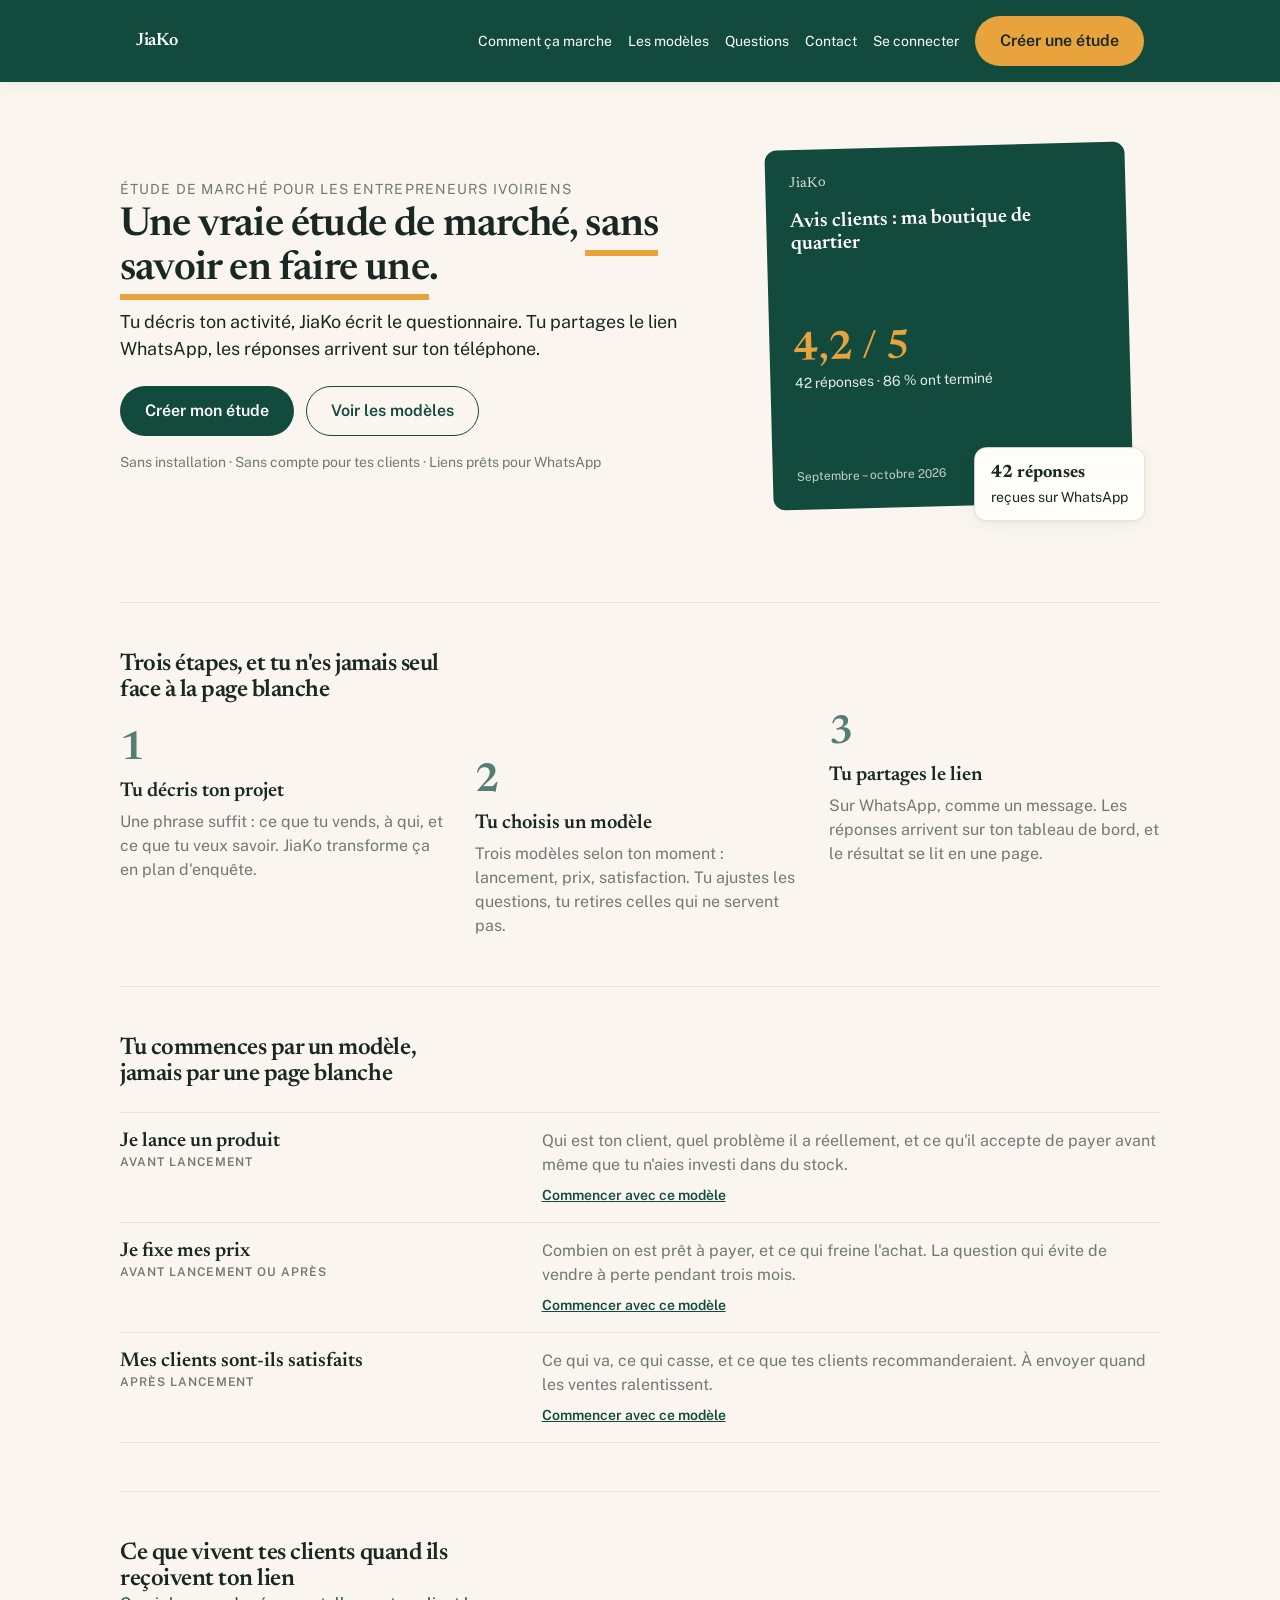
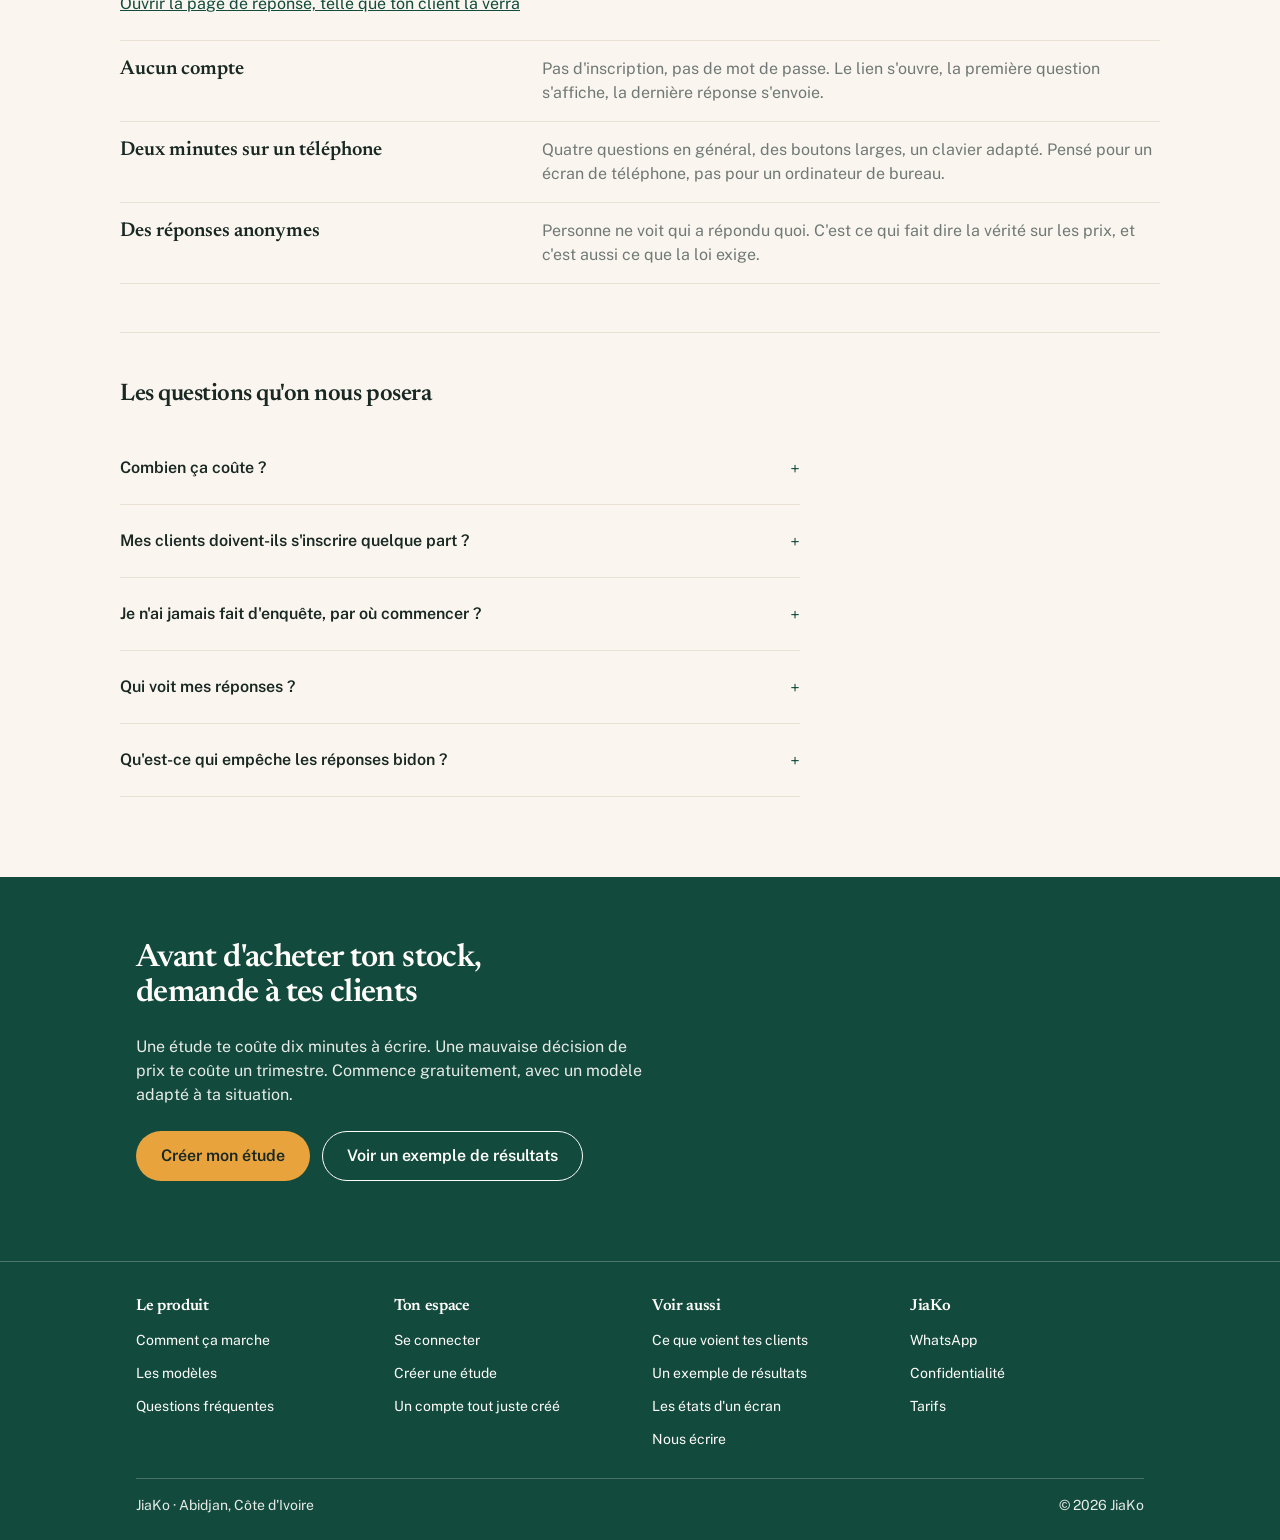
<file: livrables/applications/jiako/maquettes/index.html>
<!DOCTYPE html>
<html lang="fr">
<head>
  <meta charset="UTF-8">
  <meta name="viewport" content="width=device-width, initial-scale=1">
  <title>JiaKo — Une vraie étude de marché, sans savoir en faire une</title>

  <!-- Maquette statique de la page d'accueil. Aucun compte, aucune donnée réelle.
       Polices Google Fonts ici uniquement : en production, auto-hébergées. -->
  <link rel="preconnect" href="https://fonts.googleapis.com">
  <link rel="preconnect" href="https://fonts.gstatic.com" crossorigin>
  <link href="https://fonts.googleapis.com/css2?family=Newsreader:opsz,wght@6..72,500;6..72,600;6..72,700&family=Public+Sans:wght@400;600&display=swap" rel="stylesheet">

  <link rel="stylesheet" href="tokens.css">
  <link rel="stylesheet" href="composants.css">
  <link rel="stylesheet" href="accueil.css">
</head>
<body>
  <div class="accueil">

    <!-- Bandeau supérieur : barre publique (modèle A de navigation.md).
         Le bouton garde son encre sombre grâce à l'exception de accueil.css. -->
    <header class="accueil-nav">
      <div class="accueil-contenu accueil-nav-interieur">
        <a class="nav-marque nav-marque-lien" href="index.html">JiaKo</a>
        <nav aria-label="Navigation du site">
          <ul class="accueil-liens">
            <li><a href="#etapes">Comment ça marche</a></li>
            <li><a href="#modeles">Les modèles</a></li>
            <li><a href="#faq">Questions</a></li>
            <li><a href="06-contact.html">Contact</a></li>
            <li><a href="01-etudes.html">Se connecter</a></li>
            <li><a class="bouton bouton-accent" href="02-editeur.html">Créer une étude</a></li>
          </ul>
        </nav>
      </div>
    </header>

    <!-- Hero : texte à gauche, visuel décalé à droite -->
    <section class="accueil-contenu hero">
      <div class="revele">
        <p class="sur-titre">Étude de marché pour les entrepreneurs ivoiriens</p>
        <h1 class="hero-titre">
          Une vraie étude de marché,
          <span class="souligne">sans savoir en faire une</span>.
        </h1>
        <!-- Sous-titre court et concret : le "comment", pas une deuxième promesse.
             Le ton est celui d'un commerçant qui parle à un autre commerçant :
             un verbe d'action par phrase, et le bénéfice à la fin. -->
        <p class="hero-texte">
          Tu décris ton activité, JiaKo écrit le questionnaire.
          Tu partages le lien WhatsApp, les réponses arrivent sur ton téléphone.
        </p>
        <div class="hero-actions">
          <a class="bouton bouton-primaire" href="02-editeur.html">Créer mon étude</a>
          <a class="bouton bouton-secondaire" href="#modeles">Voir les modèles</a>
        </div>
        <p class="hero-garanties">
          Sans installation · Sans compte pour tes clients · Liens prêts pour WhatsApp
        </p>
      </div>

      <!-- Le visuel, c'est l'interface elle-même. Aucune photo de banque d'images. -->
      <div class="hero-visuel revele">
        <div class="carte-partage">
          <div>
            <p class="carte-partage-marque">JiaKo</p>
            <p class="carte-partage-titre mt-4">Avis clients : ma boutique de quartier</p>
          </div>
          <div>
            <p class="carte-partage-chiffre">4,2 / 5</p>
            <p class="carte-partage-note">
              42 réponses · 86 % ont terminé
            </p>
          </div>
          <p class="carte-partage-date">Septembre – octobre 2026</p>
        </div>
        <div class="hero-badge">
          <strong>42 réponses</strong><br>
          reçues sur WhatsApp
        </div>
      </div>
    </section>

    <!-- Étape 2 : les 3 étapes, numéros décalés -->
    <section class="accueil-contenu section revele" id="etapes">
      <h2 class="section-titre">Trois étapes, et tu n'es jamais seul face à la page blanche</h2>
      <ol class="etapes">
        <li class="etape">
          <p class="etape-numero">1</p>
          <p class="etape-titre">Tu décris ton projet</p>
          <p class="etape-texte">
            Une phrase suffit : ce que tu vends, à qui, et ce que tu veux savoir.
            JiaKo transforme ça en plan d'enquête.
          </p>
        </li>
        <li class="etape">
          <p class="etape-numero">2</p>
          <p class="etape-titre">Tu choisis un modèle</p>
          <p class="etape-texte">
            Trois modèles selon ton moment : lancement, prix, satisfaction.
            Tu ajustes les questions, tu retires celles qui ne servent pas.
          </p>
        </li>
        <li class="etape">
          <p class="etape-numero">3</p>
          <p class="etape-titre">Tu partages le lien</p>
          <p class="etape-texte">
            Sur WhatsApp, comme un message. Les réponses arrivent sur ton tableau
            de bord, et le résultat se lit en une page.
          </p>
        </li>
      </ol>
    </section>

    <!-- Les 3 modèles : lignes séparées, pas trois cartes jumelles -->
    <section class="accueil-contenu section revele" id="modeles">
      <h2 class="section-titre">Tu commences par un modèle, jamais par une page blanche</h2>
      <div class="modeles">
        <div class="modele">
          <p class="modele-nom">
            Je lance un produit
            <span class="modele-moment">Avant lancement</span>
          </p>
          <div>
            <p class="modele-texte">
              Qui est ton client, quel problème il a réellement, et ce qu'il accepte
              de payer avant même que tu n'aies investi dans du stock.
            </p>
            <p class="modele-lien">
              <a href="02-editeur.html">Commencer avec ce modèle</a>
            </p>
          </div>
        </div>
        <div class="modele">
          <p class="modele-nom">
            Je fixe mes prix
            <span class="modele-moment">Avant lancement ou après</span>
          </p>
          <div>
            <p class="modele-texte">
              Combien on est prêt à payer, et ce qui freine l'achat. La question qui
              évite de vendre à perte pendant trois mois.
            </p>
            <p class="modele-lien">
              <a href="02-editeur.html">Commencer avec ce modèle</a>
            </p>
          </div>
        </div>
        <div class="modele">
          <p class="modele-nom">
            Mes clients sont-ils satisfaits
            <span class="modele-moment">Après lancement</span>
          </p>
          <div>
            <p class="modele-texte">
              Ce qui va, ce qui casse, et ce que tes clients recommanderaient.
              À envoyer quand les ventes ralentissent.
            </p>
            <p class="modele-lien">
              <a href="02-editeur.html">Commencer avec ce modèle</a>
            </p>
          </div>
        </div>
      </div>
    </section>

    <!-- Pour tes clients : la contrainte centrale, le lien doit donner envie d'être cliqué -->
    <section class="accueil-contenu section revele">
      <h2 class="section-titre">Ce que vivent tes clients quand ils reçoivent ton lien</h2>
      <p class="section-lien">
        <a href="03-reponse-mobile.html">Ouvrir la page de réponse, telle que ton client la verra</a>
      </p>
      <div class="modeles">
        <div class="modele">
          <p class="modele-nom">Aucun compte</p>
          <p class="modele-texte">
            Pas d'inscription, pas de mot de passe. Le lien s'ouvre, la première
            question s'affiche, la dernière réponse s'envoie.
          </p>
        </div>
        <div class="modele">
          <p class="modele-nom">Deux minutes sur un téléphone</p>
          <p class="modele-texte">
            Quatre questions en général, des boutons larges, un clavier adapté.
            Pensé pour un écran de téléphone, pas pour un ordinateur de bureau.
          </p>
        </div>
        <div class="modele">
          <p class="modele-nom">Des réponses anonymes</p>
          <p class="modele-texte">
            Personne ne voit qui a répondu quoi. C'est ce qui fait dire la vérité
            sur les prix, et c'est aussi ce que la loi exige.
          </p>
        </div>
      </div>
    </section>

    <!-- FAQ : en details, zéro JavaScript -->
    <section class="accueil-contenu section revele" id="faq">
      <h2 class="section-titre">Les questions qu'on nous posera</h2>
      <div class="faq">
        <details>
          <summary>Combien ça coûte ?</summary>
          <p>
            Créer une étude et tester ton questionnaire est gratuit. Le paiement à
            l'usage par mobile money sera annoncé avant le lancement, avec un prix
            testé sur de vrais clients : pas de prix inventé à l'avance.
          </p>
        </details>
        <details>
          <summary>Mes clients doivent-ils s'inscrire quelque part ?</summary>
          <p>
            Non. Ils cliquent sur ton lien WhatsApp et répondent. Aucun compte, aucune
            application à installer.
          </p>
        </details>
        <details>
          <summary>Je n'ai jamais fait d'enquête, par où commencer ?</summary>
          <p>
            Par un modèle. Tu choisis le modèle correspondant à ta situation, tu
            décris ton projet en une phrase, et les questions sont déjà posées pour toi.
            Tu n'as plus qu'à retirer ce qui ne te parle pas.
          </p>
        </details>
        <details>
          <summary>Qui voit mes réponses ?</summary>
          <p>
            Toi, et personne d'autre. Chaque étude appartient à son compte, les
            réponses sont séparées entre les utilisateurs, et elles peuvent être
            supprimées à la demande.
            <a href="05-confidentialite.html">Le détail, en clair, sur la page confidentialité</a>.
          </p>
        </details>
        <details>
          <summary>Qu'est-ce qui empêche les réponses bidon ?</summary>
          <p>
            Chaque enregistrement n'est accepté qu'une fois, un quota limite le
            nombre de réponses par mois, et un champ piège filtre les robots.
            Ce n'est pas infaillible, mais une enquête à 40 réponses ne se truque
            pas facilement.
          </p>
        </details>
      </div>
    </section>

    <!-- Appel final : bandeau vert, contraste maximal -->
    <section class="appel-final">
      <div class="accueil-contenu revele">
        <h2 class="section-titre">Avant d'acheter ton stock, demande à tes clients</h2>
        <p>
          Une étude te coûte dix minutes à écrire. Une mauvaise décision de prix
          te coûte un trimestre. Commence gratuitement, avec un modèle adapté à
          ta situation.
        </p>
        <div class="hero-actions">
          <!-- Sur le bandeau vert, le primaire serait invisible : l'action
               de conversion prend la couleur d'accent, ambre -->
          <a class="bouton bouton-accent" href="02-editeur.html">Créer mon étude</a>
          <a class="bouton bouton-secondaire-clair" href="04-resultats.html">
            Voir un exemple de résultats
          </a>
        </div>
      </div>
    </section>

    <!-- Pied de page : le pied commun de toutes les pages (composants.css).
         C'est lui qui porte la navigation longue. Liste à tenir dans navigation.md -->
    <footer class="pied">
      <div class="pied-interieur">
        <div class="pied-colonnes">
          <div class="pied-colonne">
            <p class="pied-titre">Le produit</p>
            <ul class="pied-liens">
              <li><a href="index.html#etapes">Comment ça marche</a></li>
              <li><a href="index.html#modeles">Les modèles</a></li>
              <li><a href="index.html#faq">Questions fréquentes</a></li>
            </ul>
          </div>
          <div class="pied-colonne">
            <p class="pied-titre">Ton espace</p>
            <ul class="pied-liens">
              <li><a href="01-etudes.html">Se connecter</a></li>
              <li><a href="02-editeur.html">Créer une étude</a></li>
              <li><a href="01b-etudes-vide.html">Un compte tout juste créé</a></li>
            </ul>
          </div>
          <div class="pied-colonne">
            <p class="pied-titre">Voir aussi</p>
            <ul class="pied-liens">
              <li><a href="03-reponse-mobile.html">Ce que voient tes clients</a></li>
              <li><a href="04-resultats.html">Un exemple de résultats</a></li>
              <li><a href="07-etats.html">Les états d'un écran</a></li>
              <li><a href="06-contact.html">Nous écrire</a></li>
            </ul>
          </div>
          <div class="pied-colonne">
            <p class="pied-titre">JiaKo</p>
            <ul class="pied-liens">
              <li><a href="06-contact.html#whatsapp">WhatsApp</a></li>
              <li><a href="05-confidentialite.html">Confidentialité</a></li>
              <li><a href="index.html#faq">Tarifs</a></li>
            </ul>
          </div>
        </div>
        <div class="pied-bas">
          <span>JiaKo · Abidjan, Côte d'Ivoire</span>
          <span>&copy; 2026 JiaKo</span>
        </div>
      </div>
    </footer>

    <!--
      MAQUETTE : tout ce qui précède est statique. Les boutons pointent vers
      les autres maquettes, rien ne se connecte à une base de données.
      Hypothèse posée : la cible « petits entrepreneurs » vient de l'étape 1
      du plan (cible validée). La question des prix est volontairement
      laissée ouverte : aucun montant n'est affiché, parce qu'aucun n'a été testé.
    -->

  </div>
</body>
</html>
</file>
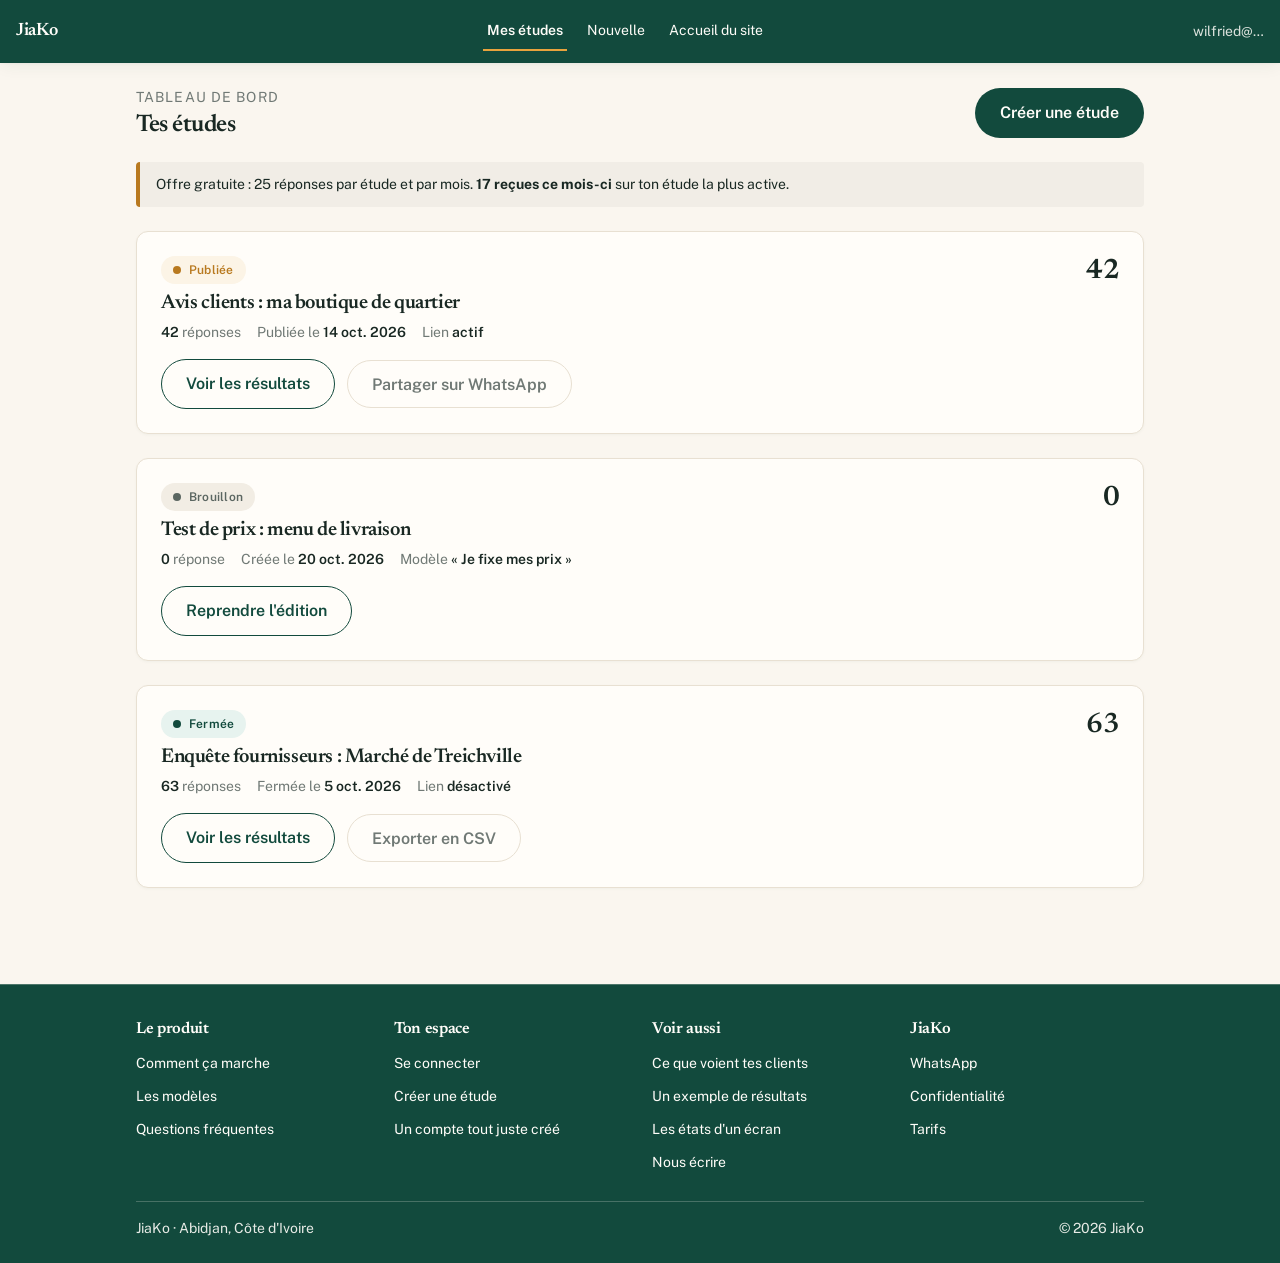
<file: livrables/applications/jiako/maquettes/01-etudes.html>
<!DOCTYPE html>
<html lang="fr">
<head>
  <meta charset="UTF-8">
  <meta name="viewport" content="width=device-width, initial-scale=1">
  <title>JiaKo — Mes études</title>

  <!-- Maquette statique : aucune donnée réelle, aucun compte.
       Les polices viennent de Google Fonts ICI UNIQUEMENT, pour la maquette.
       En production elles seront auto-hébergées et sous-ensemble français. -->
  <link rel="preconnect" href="https://fonts.googleapis.com">
  <link rel="preconnect" href="https://fonts.gstatic.com" crossorigin>
  <link href="https://fonts.googleapis.com/css2?family=Newsreader:opsz,wght@6..72,500;6..72,600&family=Public+Sans:wght@400;600&display=swap" rel="stylesheet">

  <link rel="stylesheet" href="tokens.css">
  <link rel="stylesheet" href="composants.css">
</head>
<body>
  <div class="app">

    <!-- Barre de navigation : modèle B de navigation.md. La marque et le lien
         « Accueil du site » ramènent au point de départ depuis tout l'espace
         connecté : aucun écran n'est une impasse. -->
    <nav class="nav" aria-label="Navigation principale">
      <a class="nav-marque nav-marque-lien" href="index.html">JiaKo</a>
      <ul class="nav-liens">
        <li><a href="01-etudes.html" aria-current="page">Mes études</a></li>
        <li><a href="02-editeur.html">Nouvelle</a></li>
        <li><a href="index.html">Accueil du site</a></li>
      </ul>
      <span class="nav-compte">wilfried@…</span>
    </nav>

    <main class="contenu">

      <div class="entete-page">
        <div>
          <p class="sur-titre">Tableau de bord</p>
          <h1>Tes études</h1>
        </div>
        <!-- Une seule action principale ambre par écran -->
        <a class="bouton bouton-primaire" href="02-editeur.html">Créer une étude</a>
      </div>

      <!-- Information de compte, jamais cachée dans un menu :
           l'utilisateur doit savoir où il en est sans chercher -->
      <div class="bandeau bandeau-attention">
        Offre gratuite : 25 réponses par étude et par mois.
        <strong>17 reçues ce mois-ci</strong> sur ton étude la plus active.
      </div>

      <div class="liste-cartes">

        <!-- Étude publiée : le lien est le cœur de l'usage, il est mis en avant -->
        <article class="carte">
          <div class="carte-entete">
            <div>
              <span class="pastille pastille-publiee">Publiée</span>
              <h2 class="titre-carte">
                Avis clients : ma boutique de quartier
              </h2>
            </div>
            <span class="grand-chiffre">42</span>
          </div>

          <div class="meta">
            <span><strong>42</strong> réponses</span>
            <span>Publiée le <strong>14 oct. 2026</strong></span>
            <span>Lien <strong>actif</strong></span>
          </div>

          <div class="actions">
            <a class="bouton bouton-secondaire" href="04-resultats.html">Voir les résultats</a>
            <button type="button" class="bouton bouton-discret">Partager sur WhatsApp</button>
          </div>
        </article>

        <!-- Étude en brouillon : l'action, c'est reprendre l'édition -->
        <article class="carte">
          <div class="carte-entete">
            <div>
              <span class="pastille pastille-brouillon">Brouillon</span>
              <h2 class="titre-carte">
                Test de prix : menu de livraison
              </h2>
            </div>
            <span class="grand-chiffre">0</span>
          </div>

          <div class="meta">
            <span><strong>0</strong> réponse</span>
            <span>Créée le <strong>20 oct. 2026</strong></span>
            <span>Modèle <strong>« Je fixe mes prix »</strong></span>
          </div>

          <div class="actions">
            <a class="bouton bouton-secondaire" href="02-editeur.html">Reprendre l'édition</a>
          </div>
        </article>

        <!-- Étude fermée : le lien ne marche plus, c'est écrit en toutes lettres -->
        <article class="carte">
          <div class="carte-entete">
            <div>
              <span class="pastille pastille-fermee">Fermée</span>
              <h2 class="titre-carte">
                Enquête fournisseurs : Marché de Treichville
              </h2>
            </div>
            <span class="grand-chiffre">63</span>
          </div>

          <div class="meta">
            <span><strong>63</strong> réponses</span>
            <span>Fermée le <strong>5 oct. 2026</strong></span>
            <span>Lien <strong>désactivé</strong></span>
          </div>

          <div class="actions">
            <a class="bouton bouton-secondaire" href="04-resultats.html">Voir les résultats</a>
            <button type="button" class="bouton bouton-discret">Exporter en CSV</button>
          </div>
        </article>

      </div>

    </main>

    <!-- Pied commun à toutes les pages de l'espace connecté : la navigation
         longue vit ici, la barre du haut reste lisible sur un téléphone.
         Liste des liens à tenir à jour : navigation.md -->
    <footer class="pied">
      <div class="pied-interieur">
        <div class="pied-colonnes">
          <div class="pied-colonne">
            <p class="pied-titre">Le produit</p>
            <ul class="pied-liens">
              <li><a href="index.html#etapes">Comment ça marche</a></li>
              <li><a href="index.html#modeles">Les modèles</a></li>
              <li><a href="index.html#faq">Questions fréquentes</a></li>
            </ul>
          </div>
          <div class="pied-colonne">
            <p class="pied-titre">Ton espace</p>
            <ul class="pied-liens">
              <li><a href="01-etudes.html">Se connecter</a></li>
              <li><a href="02-editeur.html">Créer une étude</a></li>
              <li><a href="01b-etudes-vide.html">Un compte tout juste créé</a></li>
            </ul>
          </div>
          <div class="pied-colonne">
            <p class="pied-titre">Voir aussi</p>
            <ul class="pied-liens">
              <li><a href="03-reponse-mobile.html">Ce que voient tes clients</a></li>
              <li><a href="04-resultats.html">Un exemple de résultats</a></li>
              <li><a href="07-etats.html">Les états d'un écran</a></li>
              <li><a href="06-contact.html">Nous écrire</a></li>
            </ul>
          </div>
          <div class="pied-colonne">
            <p class="pied-titre">JiaKo</p>
            <ul class="pied-liens">
              <li><a href="06-contact.html#whatsapp">WhatsApp</a></li>
              <li><a href="05-confidentialite.html">Confidentialité</a></li>
              <li><a href="index.html#faq">Tarifs</a></li>
            </ul>
          </div>
        </div>
        <div class="pied-bas">
          <span>JiaKo · Abidjan, Côte d'Ivoire</span>
          <span>&copy; 2026 JiaKo</span>
        </div>
      </div>
    </footer>

  </div>
</body>
</html>
</file>
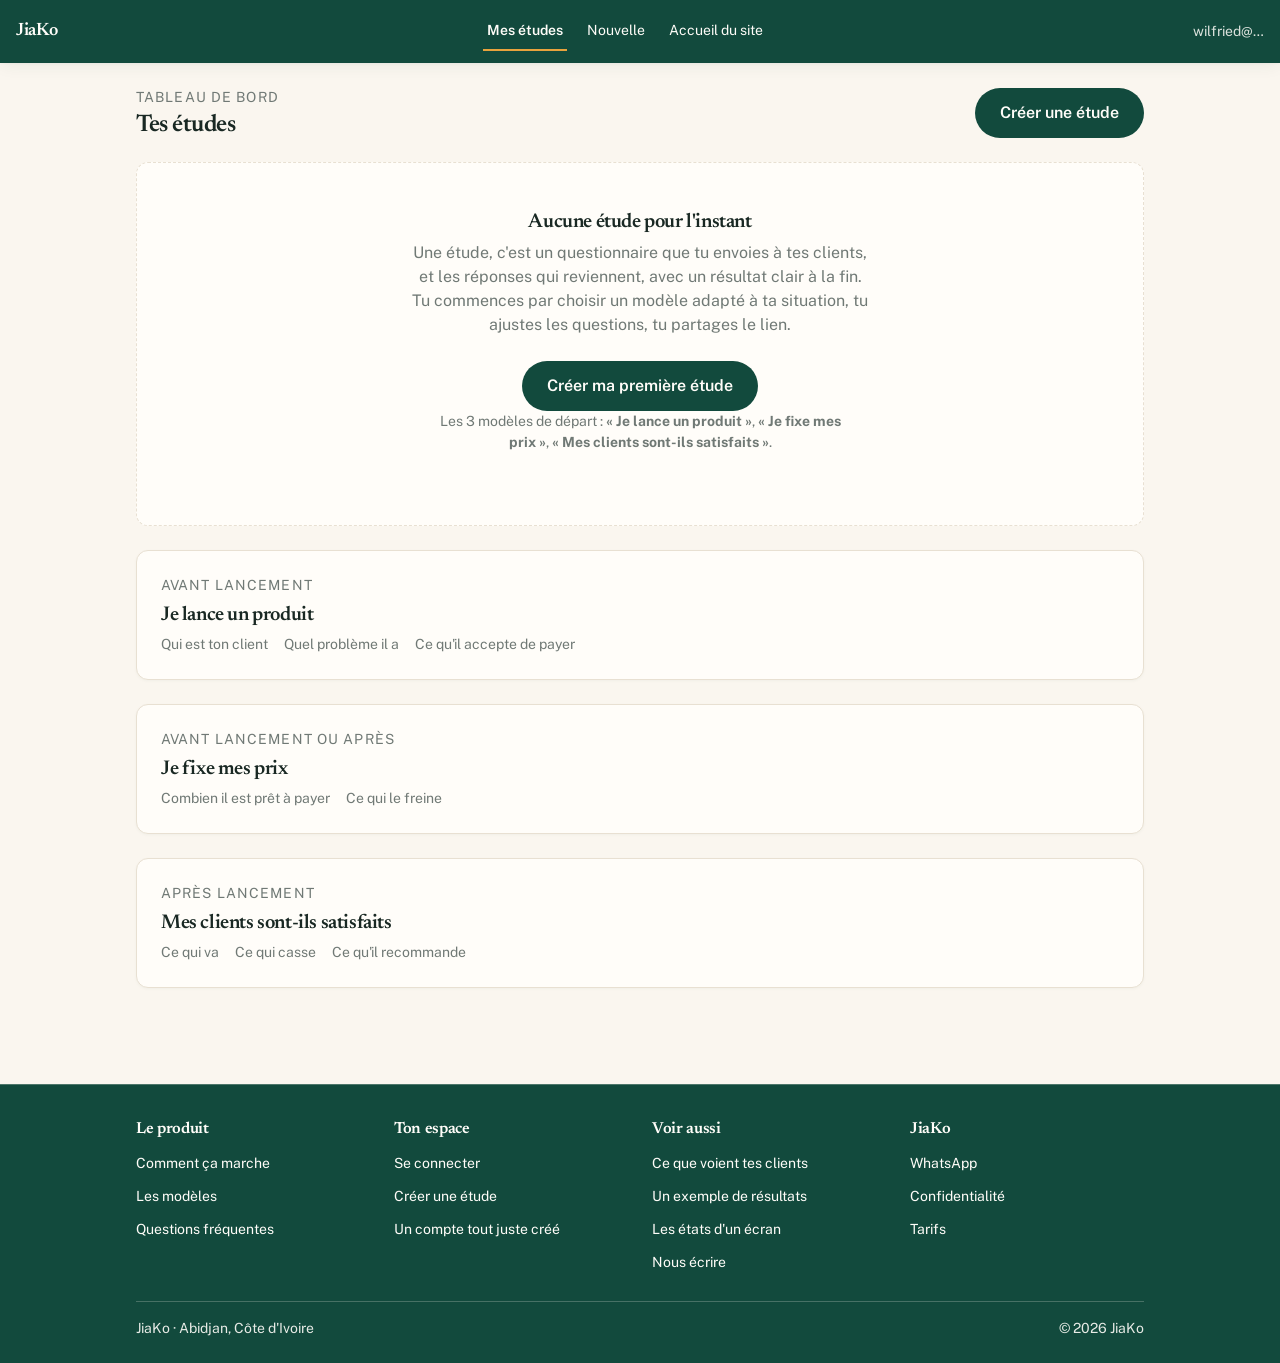
<file: livrables/applications/jiako/maquettes/01b-etudes-vide.html>
<!DOCTYPE html>
<html lang="fr">
<head>
  <meta charset="UTF-8">
  <meta name="viewport" content="width=device-width, initial-scale=1">
  <title>JiaKo — Mes études, état vide</title>
  <link rel="preconnect" href="https://fonts.googleapis.com">
  <link rel="preconnect" href="https://fonts.gstatic.com" crossorigin>
  <link href="https://fonts.googleapis.com/css2?family=Newsreader:opsz,wght@6..72,500;6..72,600&family=Public+Sans:wght@400;600&display=swap" rel="stylesheet">
  <link rel="stylesheet" href="tokens.css">
  <link rel="stylesheet" href="composants.css">
</head>
<body>
  <div class="app">

    <!-- Barre de navigation : modèle B de navigation.md. Même barre que
         01-etudes.html, parce que c'est la même page dans un autre état. -->
    <nav class="nav" aria-label="Navigation principale">
      <a class="nav-marque nav-marque-lien" href="index.html">JiaKo</a>
      <ul class="nav-liens">
        <li><a href="01-etudes.html" aria-current="page">Mes études</a></li>
        <li><a href="02-editeur.html">Nouvelle</a></li>
        <li><a href="index.html">Accueil du site</a></li>
      </ul>
      <span class="nav-compte">wilfried@…</span>
    </nav>

    <main class="contenu">

      <div class="entete-page">
        <div>
          <p class="sur-titre">Tableau de bord</p>
          <h1>Tes études</h1>
        </div>
        <a class="bouton bouton-primaire" href="02-editeur.html">Créer une étude</a>
      </div>

      <!-- État vide : on explique POURQUOI c'est vide et QUOI FAIRE MAINTENANT.
           Un écran vide sans explication fait croire que l'outil est cassé. -->
      <section class="etat-vide">
        <h2>Aucune étude pour l'instant</h2>
        <p>
          Une étude, c'est un questionnaire que tu envoies à tes clients, et les réponses
          qui reviennent, avec un résultat clair à la fin. Tu commences par choisir un
          modèle adapté à ta situation, tu ajustes les questions, tu partages le lien.
        </p>
        <a class="bouton bouton-primaire" href="02-editeur.html">Créer ma première étude</a>

        <p class="texte-discret mt-6">
          Les 3 modèles de départ : <strong>« Je lance un produit »</strong>,
          <strong>« Je fixe mes prix »</strong>,
          <strong>« Mes clients sont-ils satisfaits »</strong>.
        </p>
      </section>

      <!-- Les 3 modèles, montrés avant même la première création :
           c'est la réponse au manque n°1 du rapport (le guidage),
           l'utilisateur ne part jamais d'une page blanche -->
      <div class="liste-cartes mt-6">
        <article class="carte">
          <p class="sur-titre">Avant lancement</p>
          <h2 class="titre-carte">Je lance un produit</h2>
          <div class="meta">
            <span>Qui est ton client</span>
            <span>Quel problème il a</span>
            <span>Ce qu'il accepte de payer</span>
          </div>
        </article>

        <article class="carte">
          <p class="sur-titre">Avant lancement ou après</p>
          <h2 class="titre-carte">Je fixe mes prix</h2>
          <div class="meta">
            <span>Combien il est prêt à payer</span>
            <span>Ce qui le freine</span>
          </div>
        </article>

        <article class="carte">
          <p class="sur-titre">Après lancement</p>
          <h2 class="titre-carte">Mes clients sont-ils satisfaits</h2>
          <div class="meta">
            <span>Ce qui va</span>
            <span>Ce qui casse</span>
            <span>Ce qu'il recommande</span>
          </div>
        </article>
      </div>

    </main>

    <!-- Pied commun à toutes les pages (navigation.md) -->
    <footer class="pied">
      <div class="pied-interieur">
        <div class="pied-colonnes">
          <div class="pied-colonne">
            <p class="pied-titre">Le produit</p>
            <ul class="pied-liens">
              <li><a href="index.html#etapes">Comment ça marche</a></li>
              <li><a href="index.html#modeles">Les modèles</a></li>
              <li><a href="index.html#faq">Questions fréquentes</a></li>
            </ul>
          </div>
          <div class="pied-colonne">
            <p class="pied-titre">Ton espace</p>
            <ul class="pied-liens">
              <li><a href="01-etudes.html">Se connecter</a></li>
              <li><a href="02-editeur.html">Créer une étude</a></li>
              <li><a href="01b-etudes-vide.html">Un compte tout juste créé</a></li>
            </ul>
          </div>
          <div class="pied-colonne">
            <p class="pied-titre">Voir aussi</p>
            <ul class="pied-liens">
              <li><a href="03-reponse-mobile.html">Ce que voient tes clients</a></li>
              <li><a href="04-resultats.html">Un exemple de résultats</a></li>
              <li><a href="07-etats.html">Les états d'un écran</a></li>
              <li><a href="06-contact.html">Nous écrire</a></li>
            </ul>
          </div>
          <div class="pied-colonne">
            <p class="pied-titre">JiaKo</p>
            <ul class="pied-liens">
              <li><a href="06-contact.html#whatsapp">WhatsApp</a></li>
              <li><a href="05-confidentialite.html">Confidentialité</a></li>
              <li><a href="index.html#faq">Tarifs</a></li>
            </ul>
          </div>
        </div>
        <div class="pied-bas">
          <span>JiaKo · Abidjan, Côte d'Ivoire</span>
          <span>&copy; 2026 JiaKo</span>
        </div>
      </div>
    </footer>

  </div>
</body>
</html>
</file>
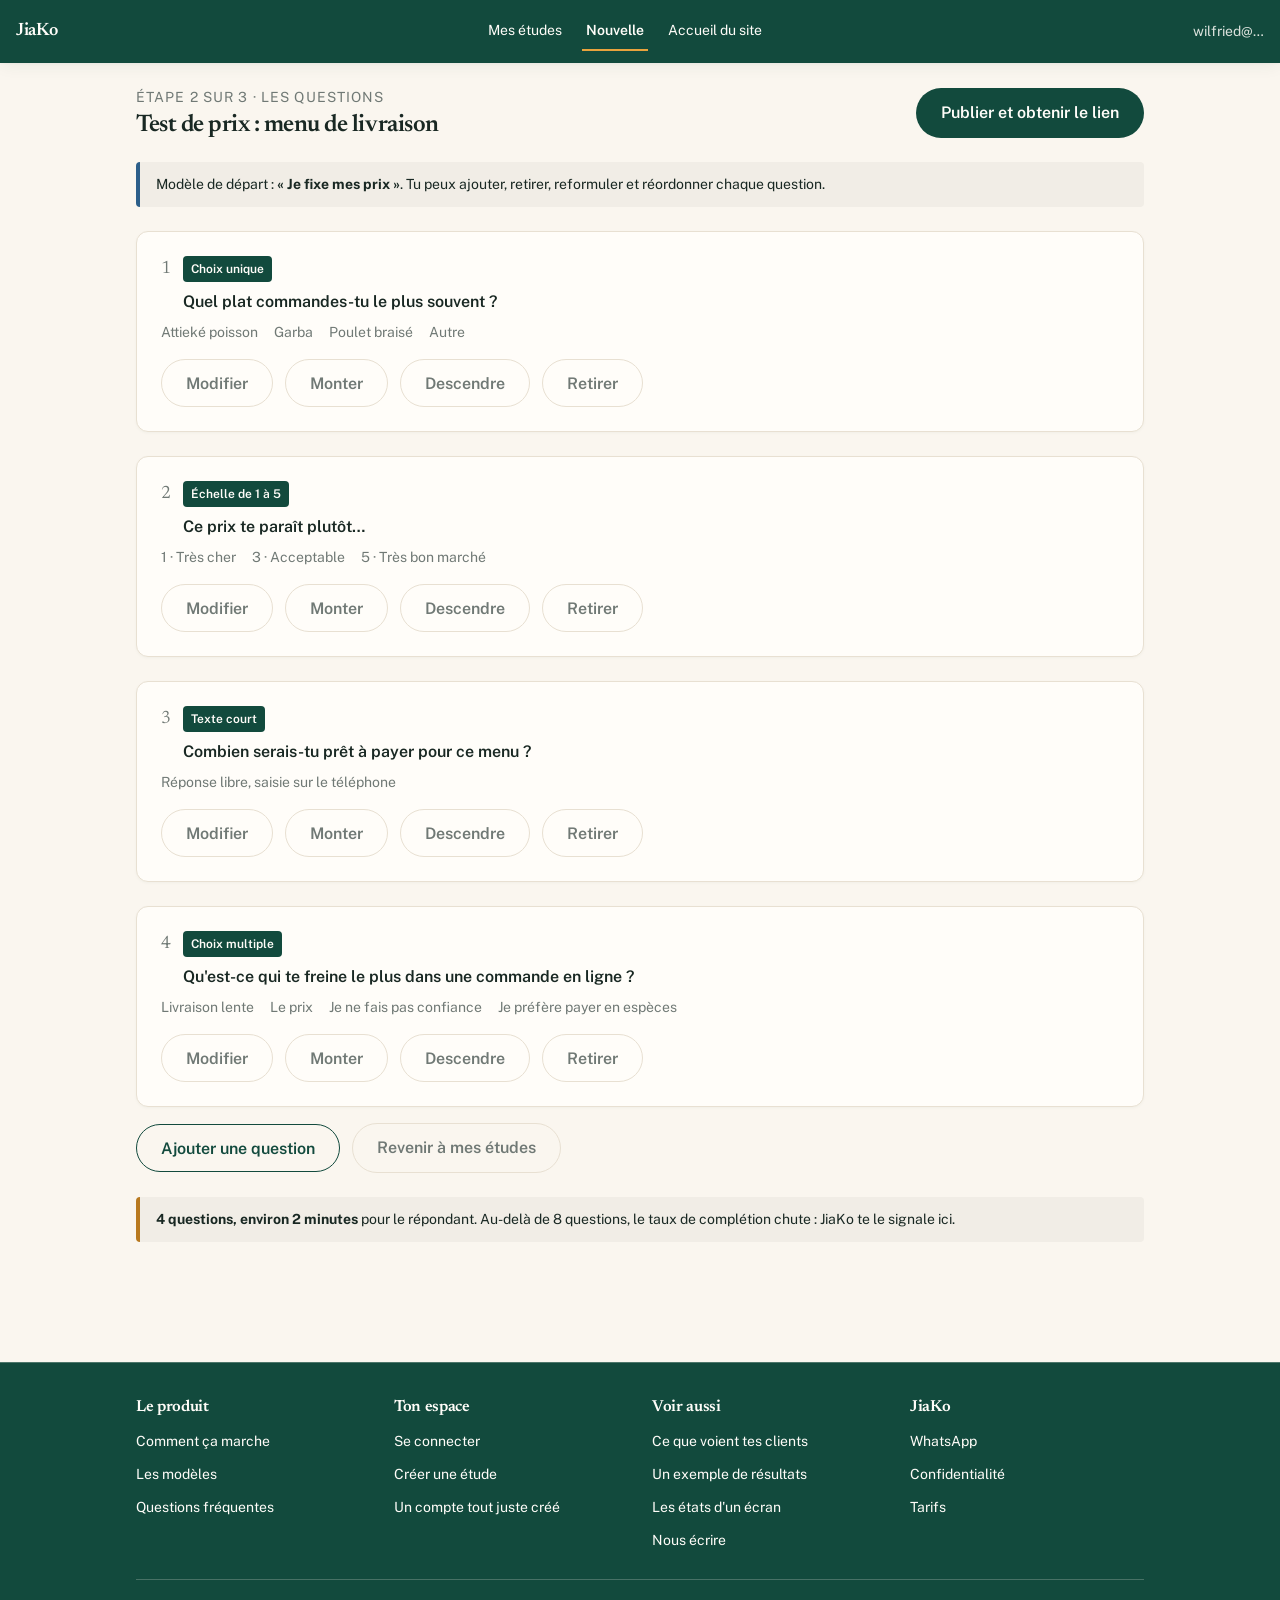
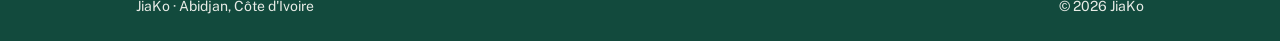
<file: livrables/applications/jiako/maquettes/02-editeur.html>
<!DOCTYPE html>
<html lang="fr">
<head>
  <meta charset="UTF-8">
  <meta name="viewport" content="width=device-width, initial-scale=1">
  <title>JiaKo — Éditeur de questions</title>
  <link rel="preconnect" href="https://fonts.googleapis.com">
  <link rel="preconnect" href="https://fonts.gstatic.com" crossorigin>
  <link href="https://fonts.googleapis.com/css2?family=Newsreader:opsz,wght@6..72,500;6..72,600&family=Public+Sans:wght@400;600&display=swap" rel="stylesheet">
  <link rel="stylesheet" href="tokens.css">
  <link rel="stylesheet" href="composants.css">
</head>
<body>
  <div class="app">

    <!-- Barre de navigation : modèle B de navigation.md -->
    <nav class="nav" aria-label="Navigation principale">
      <a class="nav-marque nav-marque-lien" href="index.html">JiaKo</a>
      <ul class="nav-liens">
        <li><a href="01-etudes.html">Mes études</a></li>
        <li><a href="02-editeur.html" aria-current="page">Nouvelle</a></li>
        <li><a href="index.html">Accueil du site</a></li>
      </ul>
      <span class="nav-compte">wilfried@…</span>
    </nav>

    <main class="contenu">

      <div class="entete-page">
        <div>
          <p class="sur-titre">Étape 2 sur 3 · les questions</p>
          <h1>Test de prix : menu de livraison</h1>
        </div>
        <!-- Le lien n'existe qu'après publication : une seule action principale -->
        <a class="bouton bouton-primaire" href="03-reponse-mobile.html">Publier et obtenir le lien</a>
      </div>

      <!-- Le modèle choisi reste affiché en permanence :
           l'utilisateur se souvient d'où viennent ces questions -->
      <div class="bandeau">
        Modèle de départ : <strong>« Je fixe mes prix »</strong>.
        Tu peux ajouter, retirer, reformuler et réordonner chaque question.
      </div>

      <div class="liste-cartes">

        <!-- Type 1 : choix unique -->
        <article class="carte">
          <div class="carte-entete">
            <div class="question-entete">
              <span class="numero">1</span>
              <div>
                <span class="badge-type">Choix unique</span>
                <p class="question-libelle">
                  Quel plat commandes-tu le plus souvent ?
                </p>
              </div>
            </div>
          </div>
          <div class="meta">
            <span>Attieké poisson</span>
            <span>Garba</span>
            <span>Poulet braisé</span>
            <span>Autre</span>
          </div>
          <div class="actions">
            <button type="button" class="bouton bouton-discret">Modifier</button>
            <button type="button" class="bouton bouton-discret">Monter</button>
            <button type="button" class="bouton bouton-discret">Descendre</button>
            <button type="button" class="bouton bouton-discret">Retirer</button>
          </div>
        </article>

        <!-- Type 2 : échelle de 1 à 5 -->
        <article class="carte">
          <div class="carte-entete">
            <div class="question-entete">
              <span class="numero">2</span>
              <div>
                <span class="badge-type">Échelle de 1 à 5</span>
                <p class="question-libelle">
                  Ce prix te paraît plutôt…
                </p>
              </div>
            </div>
          </div>
          <div class="meta">
            <span>1 · Très cher</span>
            <span>3 · Acceptable</span>
            <span>5 · Très bon marché</span>
          </div>
          <div class="actions">
            <button type="button" class="bouton bouton-discret">Modifier</button>
            <button type="button" class="bouton bouton-discret">Monter</button>
            <button type="button" class="bouton bouton-discret">Descendre</button>
            <button type="button" class="bouton bouton-discret">Retirer</button>
          </div>
        </article>

        <!-- Type 3 : texte court -->
        <article class="carte">
          <div class="carte-entete">
            <div class="question-entete">
              <span class="numero">3</span>
              <div>
                <span class="badge-type">Texte court</span>
                <p class="question-libelle">
                  Combien serais-tu prêt à payer pour ce menu ?
                </p>
              </div>
            </div>
          </div>
          <div class="meta">
            <span>Réponse libre, saisie sur le téléphone</span>
          </div>
          <div class="actions">
            <button type="button" class="bouton bouton-discret">Modifier</button>
            <button type="button" class="bouton bouton-discret">Monter</button>
            <button type="button" class="bouton bouton-discret">Descendre</button>
            <button type="button" class="bouton bouton-discret">Retirer</button>
          </div>
        </article>

        <!-- Type 4 : choix multiple -->
        <article class="carte">
          <div class="carte-entete">
            <div class="question-entete">
              <span class="numero">4</span>
              <div>
                <span class="badge-type">Choix multiple</span>
                <p class="question-libelle">
                  Qu'est-ce qui te freine le plus dans une commande en ligne ?
                </p>
              </div>
            </div>
          </div>
          <div class="meta">
            <span>Livraison lente</span>
            <span>Le prix</span>
            <span>Je ne fais pas confiance</span>
            <span>Je préfère payer en espèces</span>
          </div>
          <div class="actions">
            <button type="button" class="bouton bouton-discret">Modifier</button>
            <button type="button" class="bouton bouton-discret">Monter</button>
            <button type="button" class="bouton bouton-discret">Descendre</button>
            <button type="button" class="bouton bouton-discret">Retirer</button>
          </div>
        </article>

      </div>

      <!-- Ajouter, en secondaire : l'action principale reste la publication.
           Le retour vers la liste est toujours possible, l'éditeur n'est
           jamais une impasse. -->
      <div class="actions">
        <button type="button" class="bouton bouton-secondaire">Ajouter une question</button>
        <a class="bouton bouton-discret" href="01-etudes.html">Revenir à mes études</a>
      </div>

      <div class="bandeau bandeau-attention mt-6">
        <strong>4 questions, environ 2 minutes</strong> pour le répondant.
        Au-delà de 8 questions, le taux de complétion chute : JiaKo te le signale ici.
      </div>

    </main>

    <!-- Pied commun à toutes les pages (navigation.md) -->
    <footer class="pied">
      <div class="pied-interieur">
        <div class="pied-colonnes">
          <div class="pied-colonne">
            <p class="pied-titre">Le produit</p>
            <ul class="pied-liens">
              <li><a href="index.html#etapes">Comment ça marche</a></li>
              <li><a href="index.html#modeles">Les modèles</a></li>
              <li><a href="index.html#faq">Questions fréquentes</a></li>
            </ul>
          </div>
          <div class="pied-colonne">
            <p class="pied-titre">Ton espace</p>
            <ul class="pied-liens">
              <li><a href="01-etudes.html">Se connecter</a></li>
              <li><a href="02-editeur.html">Créer une étude</a></li>
              <li><a href="01b-etudes-vide.html">Un compte tout juste créé</a></li>
            </ul>
          </div>
          <div class="pied-colonne">
            <p class="pied-titre">Voir aussi</p>
            <ul class="pied-liens">
              <li><a href="03-reponse-mobile.html">Ce que voient tes clients</a></li>
              <li><a href="04-resultats.html">Un exemple de résultats</a></li>
              <li><a href="07-etats.html">Les états d'un écran</a></li>
              <li><a href="06-contact.html">Nous écrire</a></li>
            </ul>
          </div>
          <div class="pied-colonne">
            <p class="pied-titre">JiaKo</p>
            <ul class="pied-liens">
              <li><a href="06-contact.html#whatsapp">WhatsApp</a></li>
              <li><a href="05-confidentialite.html">Confidentialité</a></li>
              <li><a href="index.html#faq">Tarifs</a></li>
            </ul>
          </div>
        </div>
        <div class="pied-bas">
          <span>JiaKo · Abidjan, Côte d'Ivoire</span>
          <span>&copy; 2026 JiaKo</span>
        </div>
      </div>
    </footer>

  </div>
</body>
</html>
</file>
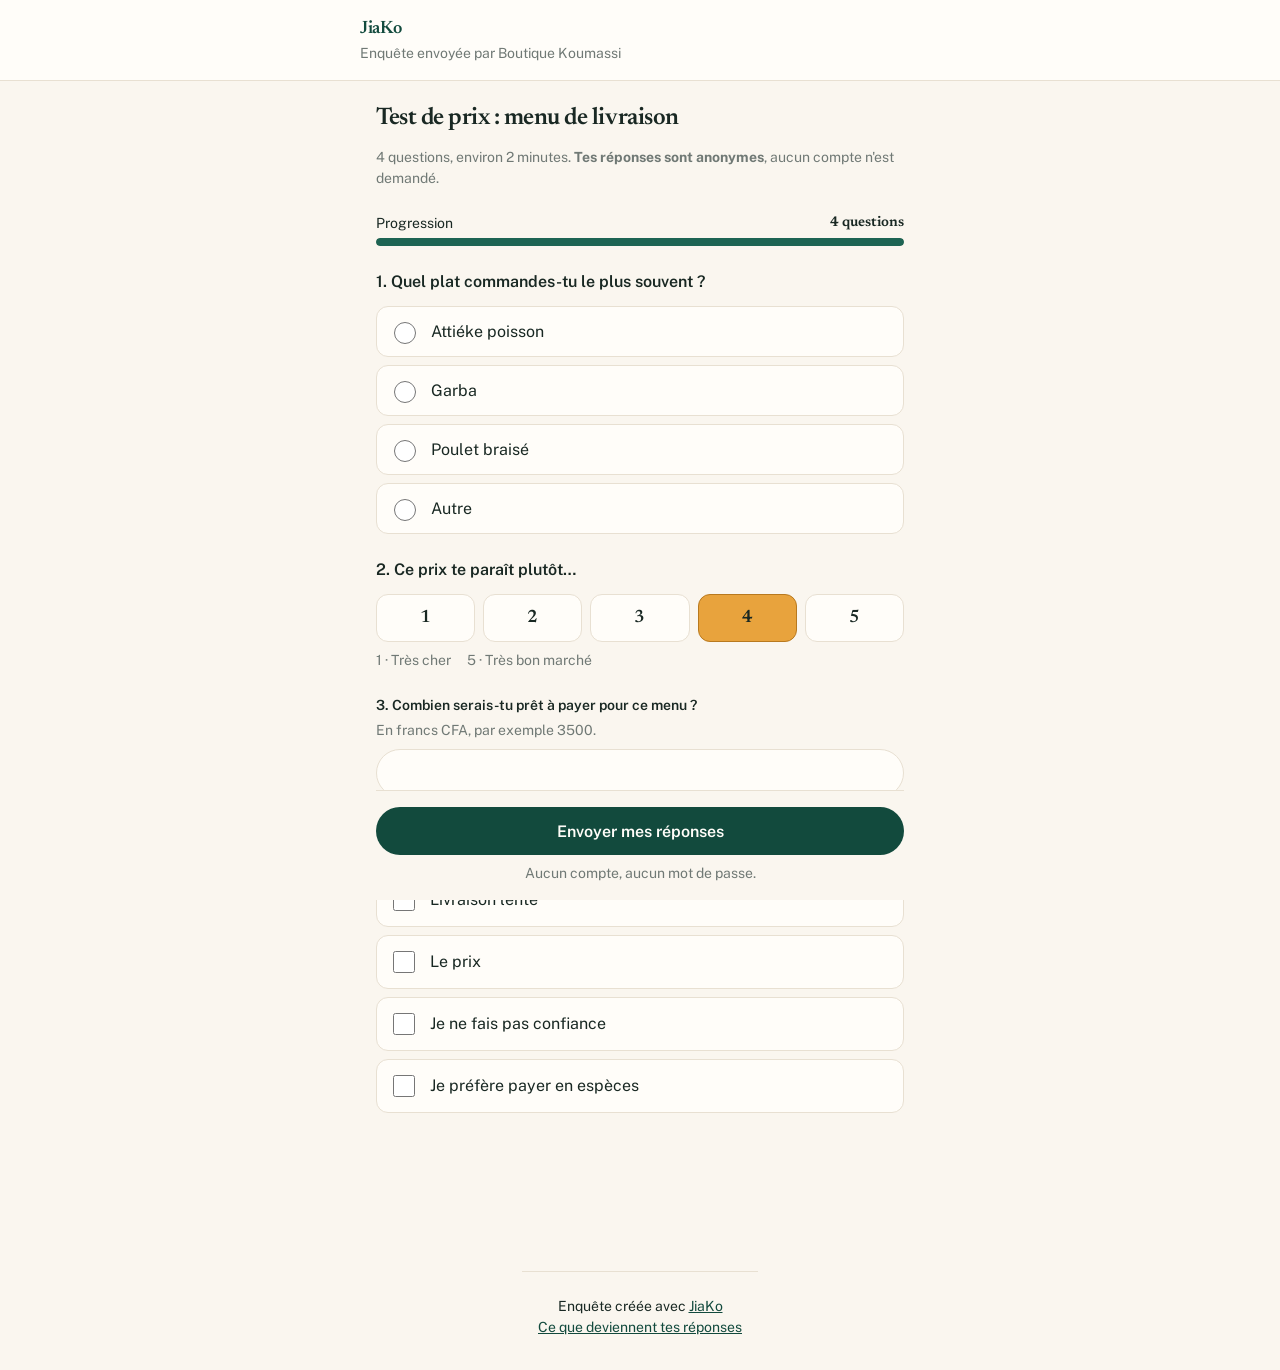
<file: livrables/applications/jiako/maquettes/03-reponse-mobile.html>
<!DOCTYPE html>
<html lang="fr">
<head>
  <meta charset="UTF-8">
  <!-- viewport-fit : la page publique est faite pour un téléphone, d'abord -->
  <meta name="viewport" content="width=device-width, initial-scale=1">
  <title>JiaKo — Répondre à l'enquête</title>
  <link rel="preconnect" href="https://fonts.googleapis.com">
  <link rel="preconnect" href="https://fonts.gstatic.com" crossorigin>
  <link href="https://fonts.googleapis.com/css2?family=Newsreader:opsz,wght@6..72,500;6..72,600&family=Public+Sans:wght@400;600&display=swap" rel="stylesheet">
  <link rel="stylesheet" href="tokens.css">
  <link rel="stylesheet" href="composants.css">
</head>
<body>
  <div class="app">

    <!-- Surface PUBLIQUE : pas de barre de navigation privée, pas de compte,
         aucune mention d'inscription. C'est la règle des deux surfaces. -->
    <header class="entete-publique">
      <div class="entete-publique-interieur">
        <span class="nav-marque marque-publique">JiaKo</span>
        <p class="texte-discret">Enquête envoyée par Boutique Koumassi</p>
      </div>
    </header>

    <main class="page-publique">

      <h1 class="titre-xl">Test de prix : menu de livraison</h1>
      <p class="texte-discret mt-4">
        4 questions, environ 2 minutes. <strong>Tes réponses sont anonymes</strong>,
        aucun compte n'est demandé.
      </p>

      <!-- Progression : l'utilisateur sait où il en est, il ne part pas à mi-chemin -->
      <div class="resultat-ligne mt-6">
        <div class="resultat-libelle">
          <span>Progression</span>
          <span class="resultat-valeur">4 questions</span>
        </div>
        <div class="piste">
          <div class="remplissage remplissage-plein"></div>
        </div>
      </div>

      <form class="mt-6" action="#" method="post">

        <!-- Q1 : choix unique -->
        <fieldset class="bloc-question">
          <legend class="question-titre">
            1. Quel plat commandes-tu le plus souvent ?
          </legend>
          <div class="option-liste">
            <label class="option"><input type="radio" name="q1" value="attieke"> Attiéke poisson</label>
            <label class="option"><input type="radio" name="q1" value="garba"> Garba</label>
            <label class="option"><input type="radio" name="q1" value="poulet"> Poulet braisé</label>
            <label class="option"><input type="radio" name="q1" value="autre"> Autre</label>
          </div>
        </fieldset>

        <!-- Q2 : échelle de 1 à 5, valeur 4 pré-sélectionnée pour montrer l'état actif -->
        <fieldset class="bloc-question">
          <legend class="question-titre">
            2. Ce prix te paraît plutôt…
          </legend>
          <div class="echelle">
            <label class="echelle-bouton"><input type="radio" name="q2" value="1"> 1</label>
            <label class="echelle-bouton"><input type="radio" name="q2" value="2"> 2</label>
            <label class="echelle-bouton"><input type="radio" name="q2" value="3"> 3</label>
            <label class="echelle-bouton"><input type="radio" name="q2" value="4" checked> 4</label>
            <label class="echelle-bouton"><input type="radio" name="q2" value="5"> 5</label>
          </div>
          <div class="meta">
            <span>1 · Très cher</span>
            <span>5 · Très bon marché</span>
          </div>
        </fieldset>

        <!-- Q3 : texte court, clavier numérique sur téléphone -->
        <div class="champ">
          <label class="champ-label" for="q3">3. Combien serais-tu prêt à payer pour ce menu ?</label>
          <p class="champ-aide">En francs CFA, par exemple 3500.</p>
          <input class="champ-saisie" type="text" id="q3" name="q3" inputmode="numeric" autocomplete="off">
        </div>

        <!-- Q4 : choix multiple -->
        <fieldset class="bloc-question">
          <legend class="question-titre">
            4. Qu'est-ce qui te freine le plus dans une commande en ligne ?
            <span class="texte-discret option-mention"> · plusieurs réponses possibles</span>
          </legend>
          <div class="option-liste">
            <label class="option"><input type="checkbox" name="q4a" value="livraison"> Livraison lente</label>
            <label class="option"><input type="checkbox" name="q4b" value="prix"> Le prix</label>
            <label class="option"><input type="checkbox" name="q4c" value="confiance"> Je ne fais pas confiance</label>
            <label class="option"><input type="checkbox" name="q4d" value="especes"> Je préfère payer en espèces</label>
          </div>
        </fieldset>

        <!-- Honeypot : présent dans le HTML, jamais à l'écran.
             Un humain laisse ce champ vide, un robot le remplit. -->
        <div class="champ-leurre" aria-hidden="true">
          <label for="site_web">Site web</label>
          <input type="text" id="site_web" name="site_web" tabindex="-1" autocomplete="off">
        </div>

        <div class="pied-envoi">
          <!-- L'action principale, collante en bas : atteignable au pouce -->
          <button type="submit" class="bouton bouton-primaire bouton-large">Envoyer mes réponses</button>
          <p class="texte-discret texte-centre mt-2">
            Aucun compte, aucun mot de passe.
          </p>
        </div>

      </form>

    </main>

    <!-- Pied de la page publique : un retour discret vers JiaKo et vers la
         confidentialité. JAMAIS la navigation de l'application : le
         répondant est anonyme, il n'a ni compte ni espace (règle des
         deux surfaces, §2 de navigation.md). -->
    <footer class="pied-publique">
      <p class="texte-centre">
        Enquête créée avec <a href="index.html">JiaKo</a><br>
        <a href="05-confidentialite.html">Ce que deviennent tes réponses</a>
      </p>
    </footer>

  </div>
</body>
</html>
</file>
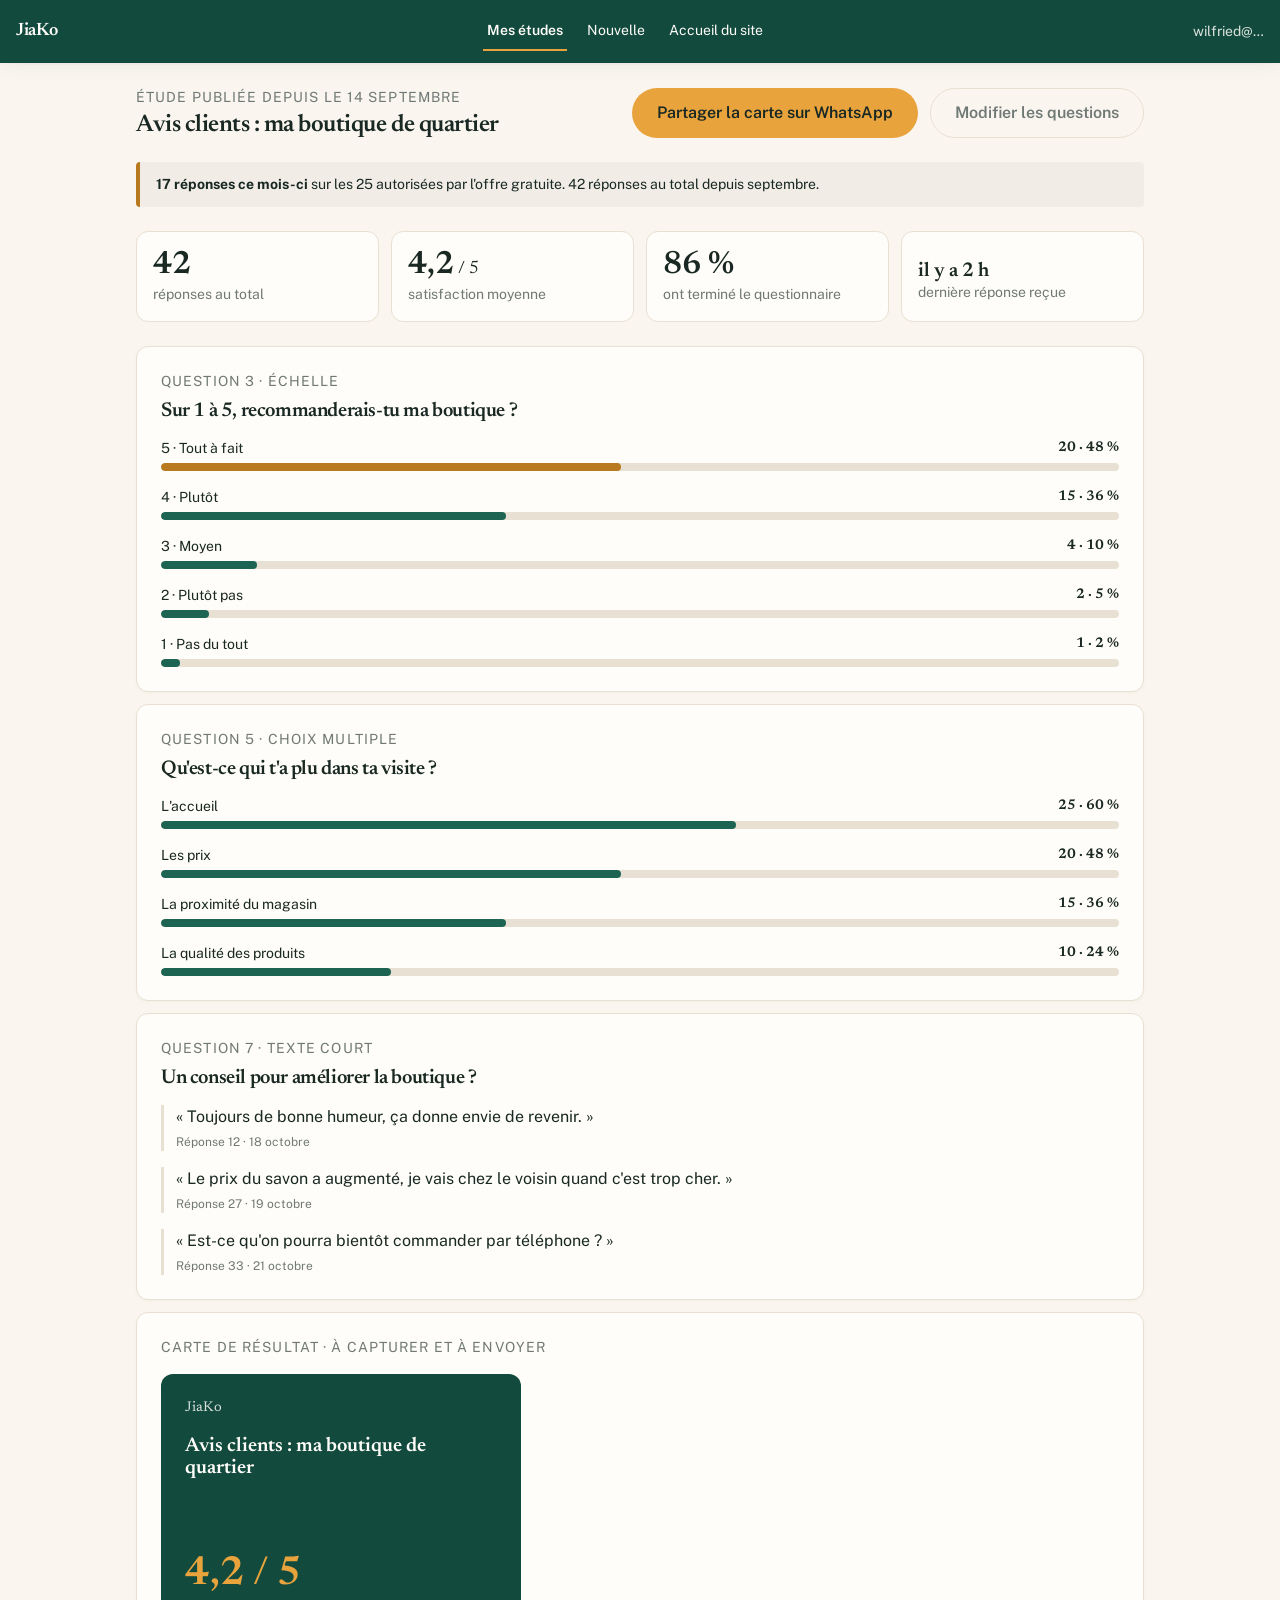
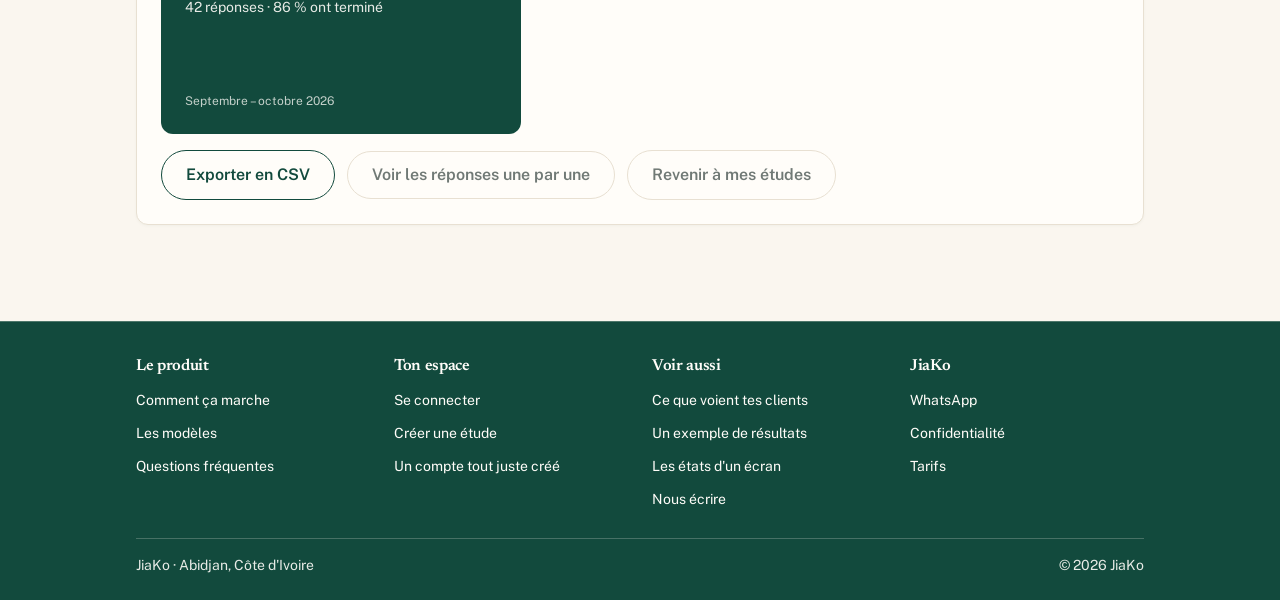
<file: livrables/applications/jiako/maquettes/04-resultats.html>
<!DOCTYPE html>
<html lang="fr">
<head>
  <meta charset="UTF-8">
  <meta name="viewport" content="width=device-width, initial-scale=1">
  <title>JiaKo — Résultats d'une étude</title>
  <link rel="preconnect" href="https://fonts.googleapis.com">
  <link rel="preconnect" href="https://fonts.gstatic.com" crossorigin>
  <link href="https://fonts.googleapis.com/css2?family=Newsreader:opsz,wght@6..72,500;6..72,600&family=Public+Sans:wght@400;600&display=swap" rel="stylesheet">
  <link rel="stylesheet" href="tokens.css">
  <link rel="stylesheet" href="composants.css">
</head>
<body>
  <div class="app">

    <!-- Barre de navigation : modèle B de navigation.md. Ici on est sur un
         écran DÉPENDANT d'une étude, donc « Mes études » est la section
         courante (aria-current="location") mais pas la page affichée. -->
    <nav class="nav" aria-label="Navigation principale">
      <a class="nav-marque nav-marque-lien" href="index.html">JiaKo</a>
      <ul class="nav-liens">
        <li><a href="01-etudes.html" aria-current="location">Mes études</a></li>
        <li><a href="02-editeur.html">Nouvelle</a></li>
        <li><a href="index.html">Accueil du site</a></li>
      </ul>
      <span class="nav-compte">wilfried@…</span>
    </nav>

    <main class="contenu">

      <div class="entete-page">
        <div>
          <p class="sur-titre">Étude publiée depuis le 14 septembre</p>
          <h1>Avis clients : ma boutique de quartier</h1>
        </div>
        <!-- La carte de résultat est la pièce de partage WhatsApp : c'est
             l'action d'accent du design system, donc ambre, pas verte -->
        <div class="actions actions--haut">
          <a class="bouton bouton-accent" href="#carte">Partager la carte sur WhatsApp</a>
          <a class="bouton bouton-discret" href="02-editeur.html">Modifier les questions</a>
        </div>
      </div>

      <div class="bandeau bandeau-attention">
        <strong>17 réponses ce mois-ci</strong> sur les 25 autorisées par l'offre gratuite.
        42 réponses au total depuis septembre.
      </div>

      <!-- 4 indicateurs, jamais plus : au-delà, aucune information n'est principale -->
      <div class="kpi-ligne">
        <div class="kpi">
          <p class="kpi-valeur">42</p>
          <p class="kpi-libelle">réponses au total</p>
        </div>
        <div class="kpi">
          <p class="kpi-valeur">4,2<span class="kpi-unite"> / 5</span></p>
          <p class="kpi-libelle">satisfaction moyenne</p>
        </div>
        <div class="kpi">
          <p class="kpi-valeur">86 %</p>
          <p class="kpi-libelle">ont terminé le questionnaire</p>
        </div>
        <div class="kpi">
          <p class="kpi-valeur kpi-valeur-texte">il y a 2 h</p>
          <p class="kpi-libelle">dernière réponse reçue</p>
        </div>
      </div>

      <!-- Question à échelle : des barres, jamais de camembert -->
      <section class="carte">
        <p class="sur-titre">Question 3 · échelle</p>
        <h2 class="titre-carte">Sur 1 à 5, recommanderais-tu ma boutique ?</h2>

        <div class="resultat-ligne">
          <div class="resultat-libelle">
            <span>5 · Tout à fait</span>
            <span class="resultat-valeur">20 · 48 %</span>
          </div>
          <div class="piste">
            <!-- Le résultat le plus marquant reçoit l'accent : un seul par écran -->
            <div class="remplissage remplissage-accent w-48"></div>
          </div>
        </div>

        <div class="resultat-ligne">
          <div class="resultat-libelle">
            <span>4 · Plutôt</span>
            <span class="resultat-valeur">15 · 36 %</span>
          </div>
          <div class="piste"><div class="remplissage w-36"></div></div>
        </div>

        <div class="resultat-ligne">
          <div class="resultat-libelle">
            <span>3 · Moyen</span>
            <span class="resultat-valeur">4 · 10 %</span>
          </div>
          <div class="piste"><div class="remplissage w-10"></div></div>
        </div>

        <div class="resultat-ligne">
          <div class="resultat-libelle">
            <span>2 · Plutôt pas</span>
            <span class="resultat-valeur">2 · 5 %</span>
          </div>
          <div class="piste"><div class="remplissage w-5"></div></div>
        </div>

        <div class="resultat-ligne">
          <div class="resultat-libelle">
            <span>1 · Pas du tout</span>
            <span class="resultat-valeur">1 · 2 %</span>
          </div>
          <div class="piste"><div class="remplissage w-2"></div></div>
        </div>
      </section>

      <!-- Question à choix multiple -->
      <section class="carte">
        <p class="sur-titre">Question 5 · choix multiple</p>
        <h2 class="titre-carte">Qu'est-ce qui t'a plu dans ta visite ?</h2>

        <div class="resultat-ligne">
          <div class="resultat-libelle">
            <span>L'accueil</span>
            <span class="resultat-valeur">25 · 60 %</span>
          </div>
          <div class="piste"><div class="remplissage w-60"></div></div>
        </div>

        <div class="resultat-ligne">
          <div class="resultat-libelle">
            <span>Les prix</span>
            <span class="resultat-valeur">20 · 48 %</span>
          </div>
          <div class="piste"><div class="remplissage w-48"></div></div>
        </div>

        <div class="resultat-ligne">
          <div class="resultat-libelle">
            <span>La proximité du magasin</span>
            <span class="resultat-valeur">15 · 36 %</span>
          </div>
          <div class="piste"><div class="remplissage w-36"></div></div>
        </div>

        <div class="resultat-ligne">
          <div class="resultat-libelle">
            <span>La qualité des produits</span>
            <span class="resultat-valeur">10 · 24 %</span>
          </div>
          <div class="piste"><div class="remplissage w-24"></div></div>
        </div>
      </section>

      <!-- Textes ouverts : lus tels quels, jamais d'analyse automatique dans le MVP -->
      <section class="carte">
        <p class="sur-titre">Question 7 · texte court</p>
        <h2 class="titre-carte">Un conseil pour améliorer la boutique ?</h2>

        <p class="verbatim mt-4">
          « Toujours de bonne humeur, ça donne envie de revenir. »
          <span class="verbatim-source">Réponse 12 · 18 octobre</span>
        </p>
        <p class="verbatim mt-4">
          « Le prix du savon a augmenté, je vais chez le voisin quand c'est trop cher. »
          <span class="verbatim-source">Réponse 27 · 19 octobre</span>
        </p>
        <p class="verbatim mt-4">
          « Est-ce qu'on pourra bientôt commander par téléphone ? »
          <span class="verbatim-source">Réponse 33 · 21 octobre</span>
        </p>
      </section>

      <!-- La carte 1080×1080 : pensée pour être capturée et envoyée sur WhatsApp.
           C'est le canal de distribution de JiaKo, donc le format est carré
           dès la première maquette, pas bricolé plus tard. -->
      <section class="carte mt-6" id="carte">
        <p class="sur-titre">Carte de résultat · à capturer et à envoyer</p>
        <div class="carte-partage mt-4">
          <div>
            <p class="carte-partage-marque">JiaKo</p>
            <p class="carte-partage-titre mt-4">Avis clients : ma boutique de quartier</p>
          </div>
          <div>
            <p class="carte-partage-chiffre">4,2 / 5</p>
            <p class="carte-partage-note">
              42 réponses · 86 % ont terminé
            </p>
          </div>
          <p class="carte-partage-date">Septembre – octobre 2026</p>
        </div>

        <div class="actions">
          <a class="bouton bouton-secondaire" href="#carte">Exporter en CSV</a>
          <button type="button" class="bouton bouton-discret">Voir les réponses une par une</button>
          <a class="bouton bouton-discret" href="01-etudes.html">Revenir à mes études</a>
        </div>
      </section>

      <!-- Données périmées : l'horodatage est affiché, pas caché -->

    </main>

    <!-- Pied commun à toutes les pages (navigation.md) -->
    <footer class="pied">
      <div class="pied-interieur">
        <div class="pied-colonnes">
          <div class="pied-colonne">
            <p class="pied-titre">Le produit</p>
            <ul class="pied-liens">
              <li><a href="index.html#etapes">Comment ça marche</a></li>
              <li><a href="index.html#modeles">Les modèles</a></li>
              <li><a href="index.html#faq">Questions fréquentes</a></li>
            </ul>
          </div>
          <div class="pied-colonne">
            <p class="pied-titre">Ton espace</p>
            <ul class="pied-liens">
              <li><a href="01-etudes.html">Se connecter</a></li>
              <li><a href="02-editeur.html">Créer une étude</a></li>
              <li><a href="01b-etudes-vide.html">Un compte tout juste créé</a></li>
            </ul>
          </div>
          <div class="pied-colonne">
            <p class="pied-titre">Voir aussi</p>
            <ul class="pied-liens">
              <li><a href="03-reponse-mobile.html">Ce que voient tes clients</a></li>
              <li><a href="04-resultats.html">Un exemple de résultats</a></li>
              <li><a href="07-etats.html">Les états d'un écran</a></li>
              <li><a href="06-contact.html">Nous écrire</a></li>
            </ul>
          </div>
          <div class="pied-colonne">
            <p class="pied-titre">JiaKo</p>
            <ul class="pied-liens">
              <li><a href="06-contact.html#whatsapp">WhatsApp</a></li>
              <li><a href="05-confidentialite.html">Confidentialité</a></li>
              <li><a href="index.html#faq">Tarifs</a></li>
            </ul>
          </div>
        </div>
        <div class="pied-bas">
          <span>JiaKo · Abidjan, Côte d'Ivoire</span>
          <span>&copy; 2026 JiaKo</span>
        </div>
      </div>
    </footer>

  </div>
</body>
</html>
</file>
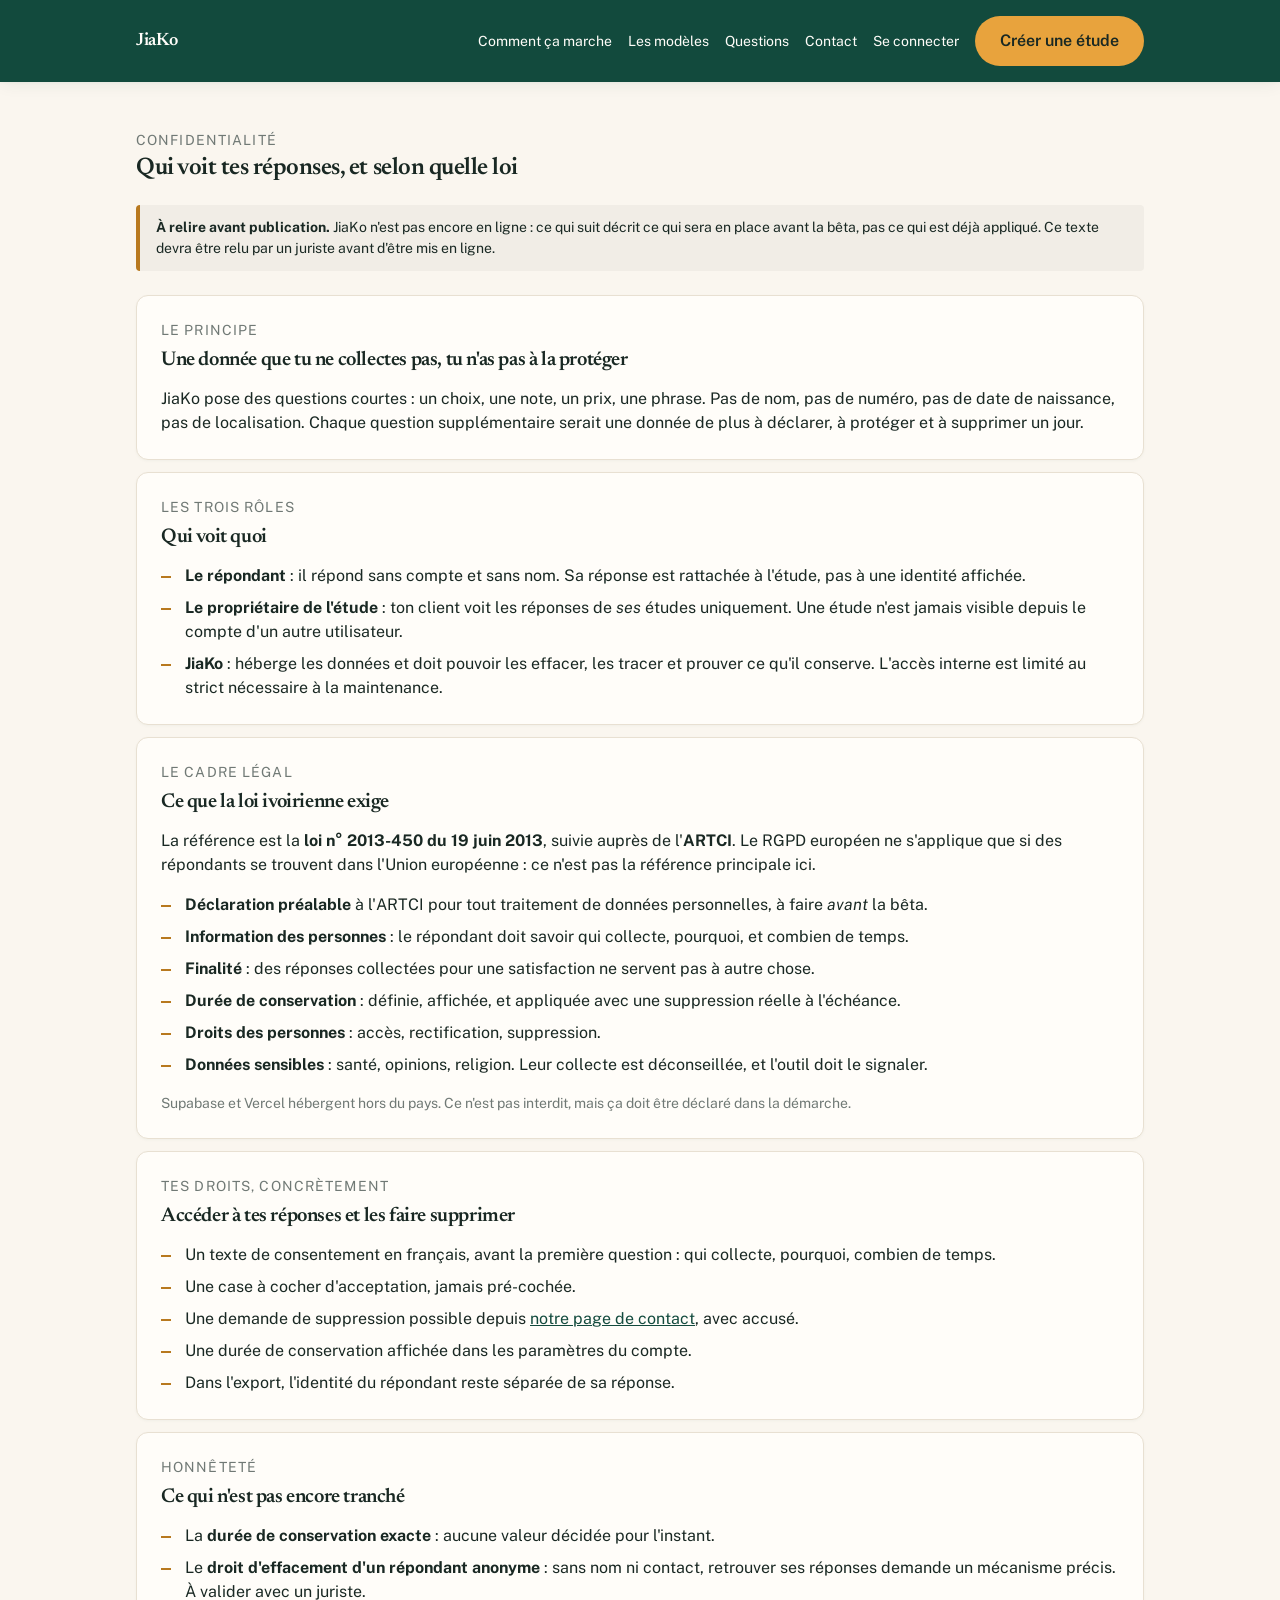
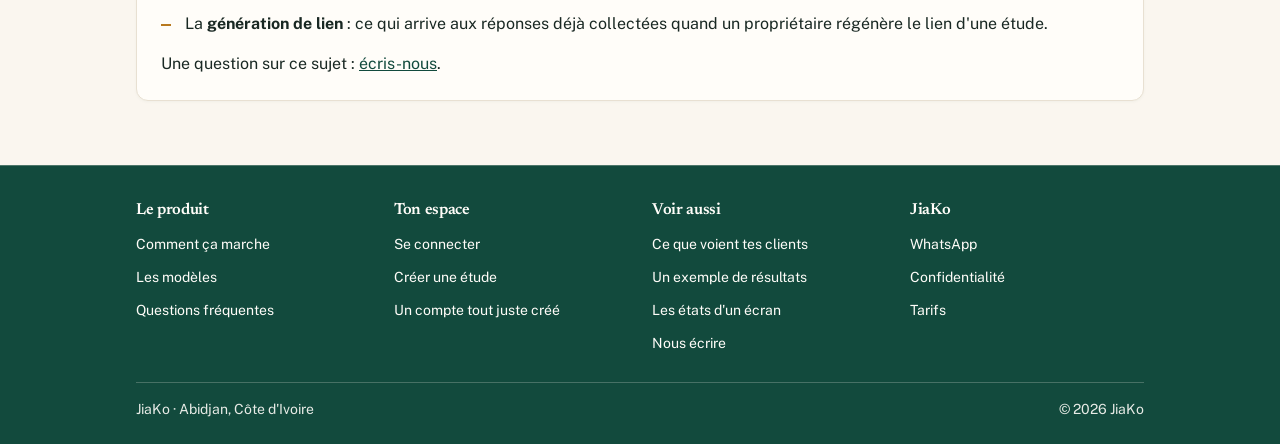
<file: livrables/applications/jiako/maquettes/05-confidentialite.html>
<!DOCTYPE html>
<html lang="fr">
<head>
  <meta charset="UTF-8">
  <meta name="viewport" content="width=device-width, initial-scale=1">
  <title>JiaKo — Confidentialité et données des répondants</title>

  <!-- Page publique : même barre et même pied que l'accueil, avec les
       ancres préfixées puisqu'on n'est plus sur la page d'accueil. -->
  <link rel="preconnect" href="https://fonts.googleapis.com">
  <link rel="preconnect" href="https://fonts.gstatic.com" crossorigin>
  <link href="https://fonts.googleapis.com/css2?family=Newsreader:opsz,wght@6..72,500;6..72,600&family=Public+Sans:wght@400;600&display=swap" rel="stylesheet">

  <link rel="stylesheet" href="tokens.css">
  <link rel="stylesheet" href="composants.css">
  <link rel="stylesheet" href="accueil.css">
</head>
<body>
  <div class="accueil">

    <!-- Barre publique : modèle A de navigation.md -->
    <header class="accueil-nav">
      <div class="accueil-contenu accueil-nav-interieur">
        <a class="nav-marque nav-marque-lien" href="index.html">JiaKo</a>
        <nav aria-label="Navigation du site">
          <ul class="accueil-liens">
            <li><a href="index.html#etapes">Comment ça marche</a></li>
            <li><a href="index.html#modeles">Les modèles</a></li>
            <li><a href="index.html#faq">Questions</a></li>
            <li><a href="06-contact.html">Contact</a></li>
            <li><a href="01-etudes.html">Se connecter</a></li>
            <li><a class="bouton bouton-accent" href="02-editeur.html">Créer une étude</a></li>
          </ul>
        </nav>
      </div>
    </header>

    <main class="accueil-contenu page-contenu">
      <div class="entete-page">
        <div>
          <p class="sur-titre">Confidentialité</p>
          <h1 class="titre-xl">Qui voit tes réponses, et selon quelle loi</h1>
        </div>
      </div>

      <!-- Avertissement conservé, reformulé : un texte légal non relu
           par un juriste est un risque réel, pas un détail de maquette. -->
      <div class="bandeau bandeau-attention">
        <strong>À relire avant publication.</strong> JiaKo n'est pas encore en
        ligne : ce qui suit décrit ce qui sera en place avant la bêta, pas ce qui
        est déjà appliqué. Ce texte devra être relu par un juriste avant d'être
        mis en ligne.
      </div>

      <!-- Le principe directeur, énoncé avant les détails -->
      <section class="carte">
        <p class="sur-titre">Le principe</p>
        <h2 class="titre-carte">Une donnée que tu ne collectes pas, tu n'as pas à la protéger</h2>
        <p class="mt-4">
          JiaKo pose des questions courtes : un choix, une note, un prix, une phrase.
          Pas de nom, pas de numéro, pas de date de naissance, pas de localisation.
          Chaque question supplémentaire serait une donnée de plus à déclarer, à
          protéger et à supprimer un jour.
        </p>
      </section>

      <section class="carte mt-6">
        <p class="sur-titre">Les trois rôles</p>
        <h2 class="titre-carte">Qui voit quoi</h2>
        <ul class="liste-simple">
          <li>
            <strong>Le répondant</strong> : il répond sans compte et sans nom. Sa réponse
            est rattachée à l'étude, pas à une identité affichée.
          </li>
          <li>
            <strong>Le propriétaire de l'étude</strong> : ton client voit les réponses de
            <em>ses</em> études uniquement. Une étude n'est jamais visible depuis le compte
            d'un autre utilisateur.
          </li>
          <li>
            <strong>JiaKo</strong> : héberge les données et doit pouvoir les effacer, les
            tracer et prouver ce qu'il conserve. L'accès interne est limité au strict
            nécessaire à la maintenance.
          </li>
        </ul>
      </section>

      <section class="carte mt-6">
        <p class="sur-titre">Le cadre légal</p>
        <h2 class="titre-carte">Ce que la loi ivoirienne exige</h2>
        <p class="mt-4">
          La référence est la <strong>loi n° 2013-450 du 19 juin 2013</strong>, suivie
          auprès de l'<strong>ARTCI</strong>. Le RGPD européen ne s'applique que si des
          répondants se trouvent dans l'Union européenne : ce n'est pas la référence
          principale ici.
        </p>
        <ul class="liste-simple">
          <li><strong>Déclaration préalable</strong> à l'ARTCI pour tout traitement de données personnelles, à faire <em>avant</em> la bêta.</li>
          <li><strong>Information des personnes</strong> : le répondant doit savoir qui collecte, pourquoi, et combien de temps.</li>
          <li><strong>Finalité</strong> : des réponses collectées pour une satisfaction ne servent pas à autre chose.</li>
          <li><strong>Durée de conservation</strong> : définie, affichée, et appliquée avec une suppression réelle à l'échéance.</li>
          <li><strong>Droits des personnes</strong> : accès, rectification, suppression.</li>
          <li><strong>Données sensibles</strong> : santé, opinions, religion. Leur collecte est déconseillée, et l'outil doit le signaler.</li>
        </ul>
        <p class="texte-discret mt-4">
          Supabase et Vercel hébergent hors du pays. Ce n'est pas interdit, mais ça doit
          être déclaré dans la démarche.
        </p>
      </section>

      <section class="carte mt-6">
        <p class="sur-titre">Tes droits, concrètement</p>
        <h2 class="titre-carte">Accéder à tes réponses et les faire supprimer</h2>
        <ul class="liste-simple">
          <li>Un texte de consentement en français, avant la première question : qui collecte, pourquoi, combien de temps.</li>
          <li>Une case à cocher d'acceptation, jamais pré-cochée.</li>
          <li>Une demande de suppression possible depuis <a href="06-contact.html">notre page de contact</a>, avec accusé.</li>
          <li>Une durée de conservation affichée dans les paramètres du compte.</li>
          <li>Dans l'export, l'identité du répondant reste séparée de sa réponse.</li>
        </ul>
      </section>

      <section class="carte mt-6">
        <p class="sur-titre">Honnêteté</p>
        <h2 class="titre-carte">Ce qui n'est pas encore tranché</h2>
        <ul class="liste-simple">
          <li>La <strong>durée de conservation exacte</strong> : aucune valeur décidée pour l'instant.</li>
          <li>Le <strong>droit d'effacement d'un répondant anonyme</strong> : sans nom ni contact, retrouver ses réponses demande un mécanisme précis. À valider avec un juriste.</li>
          <li>La <strong>génération de lien</strong> : ce qui arrive aux réponses déjà collectées quand un propriétaire régénère le lien d'une étude.</li>
        </ul>
        <p class="mt-4">
          Une question sur ce sujet : <a href="06-contact.html">écris-nous</a>.
        </p>
      </section>

    </main>

    <!-- Pied commun (navigation.md) -->
    <footer class="pied">
      <div class="pied-interieur">
        <div class="pied-colonnes">
          <div class="pied-colonne">
            <p class="pied-titre">Le produit</p>
            <ul class="pied-liens">
              <li><a href="index.html#etapes">Comment ça marche</a></li>
              <li><a href="index.html#modeles">Les modèles</a></li>
              <li><a href="index.html#faq">Questions fréquentes</a></li>
            </ul>
          </div>
          <div class="pied-colonne">
            <p class="pied-titre">Ton espace</p>
            <ul class="pied-liens">
              <li><a href="01-etudes.html">Se connecter</a></li>
              <li><a href="02-editeur.html">Créer une étude</a></li>
              <li><a href="01b-etudes-vide.html">Un compte tout juste créé</a></li>
            </ul>
          </div>
          <div class="pied-colonne">
            <p class="pied-titre">Voir aussi</p>
            <ul class="pied-liens">
              <li><a href="03-reponse-mobile.html">Ce que voient tes clients</a></li>
              <li><a href="04-resultats.html">Un exemple de résultats</a></li>
              <li><a href="07-etats.html">Les états d'un écran</a></li>
              <li><a href="06-contact.html">Nous écrire</a></li>
            </ul>
          </div>
          <div class="pied-colonne">
            <p class="pied-titre">JiaKo</p>
            <ul class="pied-liens">
              <li><a href="06-contact.html#whatsapp">WhatsApp</a></li>
              <li><a href="05-confidentialite.html" aria-current="page">Confidentialité</a></li>
              <li><a href="index.html#faq">Tarifs</a></li>
            </ul>
          </div>
        </div>
        <div class="pied-bas">
          <span>JiaKo · Abidjan, Côte d'Ivoire</span>
          <span>&copy; 2026 JiaKo</span>
        </div>
      </div>
    </footer>

  </div>
</body>
</html>
</file>
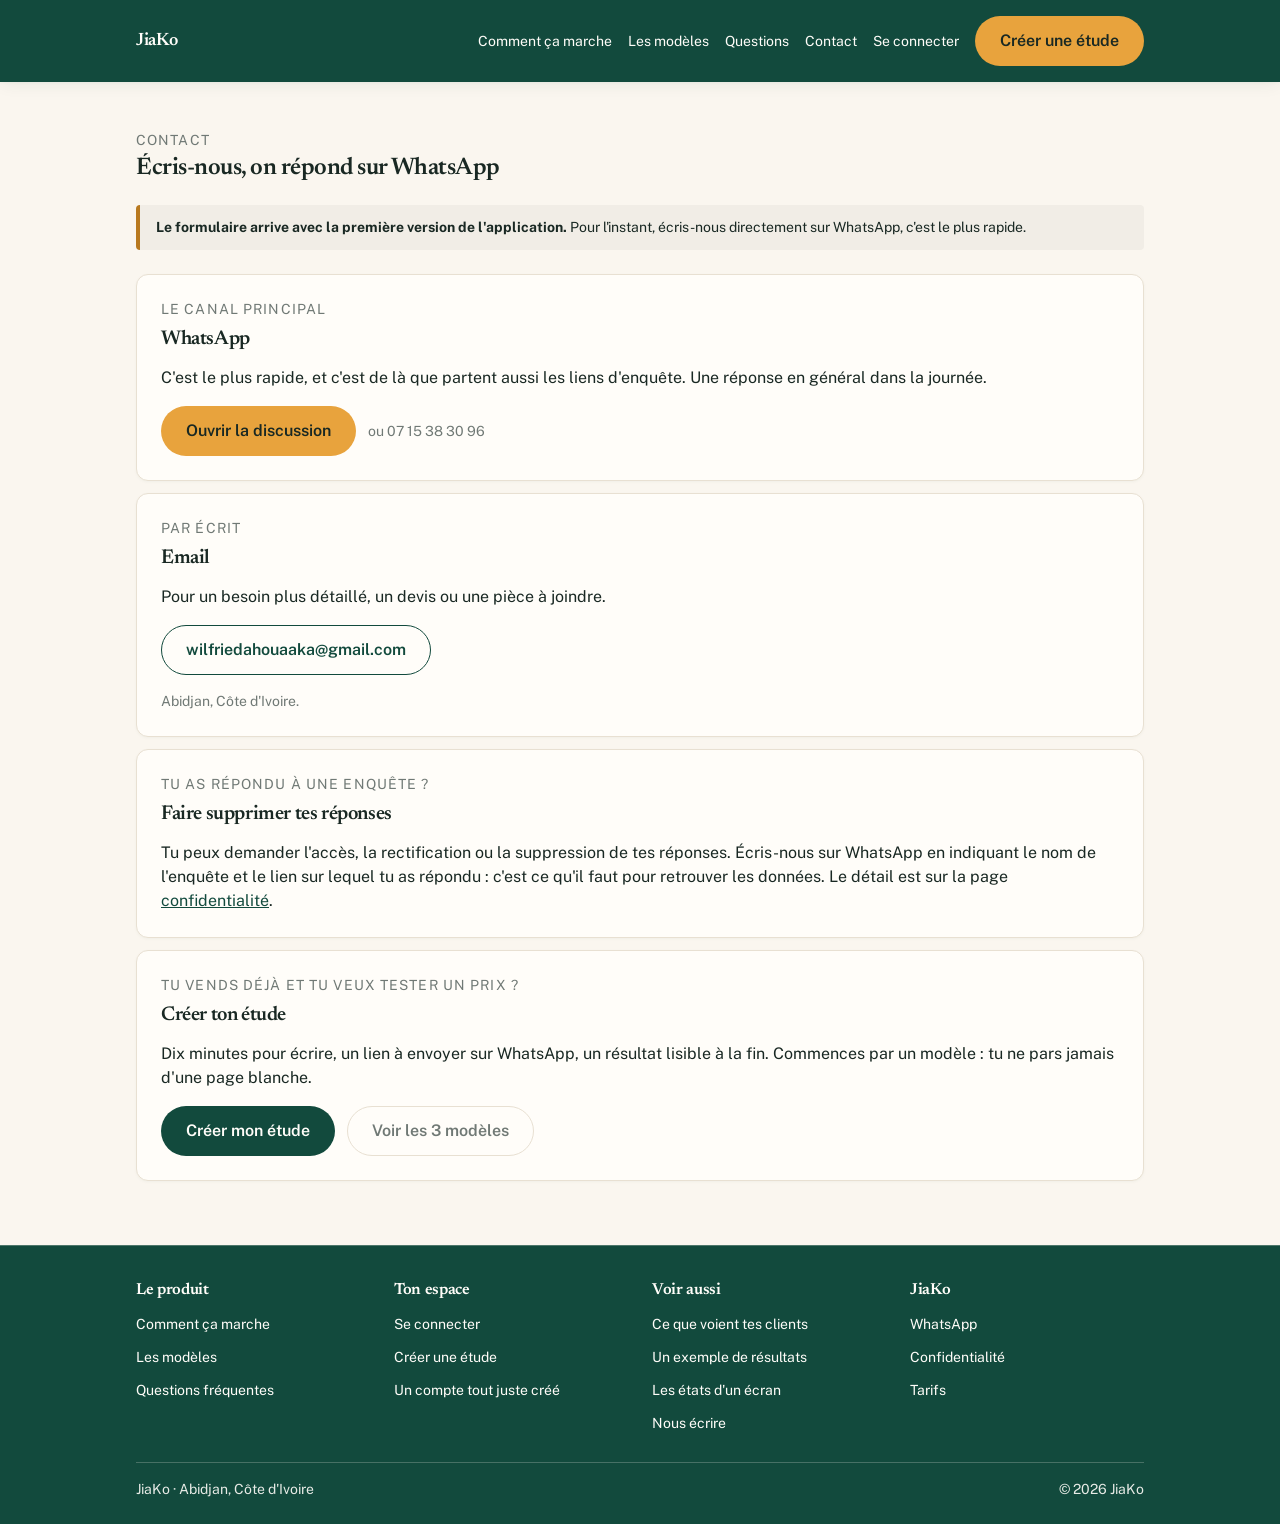
<file: livrables/applications/jiako/maquettes/06-contact.html>
<!DOCTYPE html>
<html lang="fr">
<head>
  <meta charset="UTF-8">
  <meta name="viewport" content="width=device-width, initial-scale=1">
  <title>JiaKo — Nous écrire</title>

  <!-- Page publique : barre modèle A et pied commun, ancrage WhatsApp -->
  <link rel="preconnect" href="https://fonts.googleapis.com">
  <link rel="preconnect" href="https://fonts.gstatic.com" crossorigin>
  <link href="https://fonts.googleapis.com/css2?family=Newsreader:opsz,wght@6..72,500;6..72,600&family=Public+Sans:wght@400;600&display=swap" rel="stylesheet">

  <link rel="stylesheet" href="tokens.css">
  <link rel="stylesheet" href="composants.css">
  <link rel="stylesheet" href="accueil.css">
</head>
<body>
  <div class="accueil">

    <!-- Barre publique : modèle A de navigation.md -->
    <header class="accueil-nav">
      <div class="accueil-contenu accueil-nav-interieur">
        <a class="nav-marque nav-marque-lien" href="index.html">JiaKo</a>
        <nav aria-label="Navigation du site">
          <ul class="accueil-liens">
            <li><a href="index.html#etapes">Comment ça marche</a></li>
            <li><a href="index.html#modeles">Les modèles</a></li>
            <li><a href="index.html#faq">Questions</a></li>
            <li><a href="06-contact.html" aria-current="page">Contact</a></li>
            <li><a href="01-etudes.html">Se connecter</a></li>
            <li><a class="bouton bouton-accent" href="02-editeur.html">Créer une étude</a></li>
          </ul>
        </nav>
      </div>
    </header>

    <main class="accueil-contenu page-contenu">
      <div class="entete-page">
        <div>
          <p class="sur-titre">Contact</p>
          <h1 class="titre-xl">Écris-nous, on répond sur WhatsApp</h1>
        </div>
      </div>

      <!-- Ce bandeau dit un vrai manque (pas de formulaire encore),
           pas une limite de maquette : on le garde, reformulé. -->
      <div class="bandeau bandeau-attention">
        <strong>Le formulaire arrive avec la première version de l'application.</strong>
        Pour l'instant, écris-nous directement sur WhatsApp, c'est le plus rapide.
      </div>

      <section class="carte" id="whatsapp">
        <p class="sur-titre">Le canal principal</p>
        <h2 class="titre-carte">WhatsApp</h2>
        <p class="mt-4">
          C'est le plus rapide, et c'est de là que partent aussi les liens d'enquête.
          Une réponse en général dans la journée.
        </p>
        <div class="actions">
          <!-- WhatsApp est l'action d'accent du design system : ambre, encre sombre -->
          <a class="bouton bouton-accent" href="https://wa.me/2250715383096"
             target="_blank" rel="noopener">Ouvrir la discussion</a>
          <span class="texte-discret">ou 07 15 38 30 96</span>
        </div>
      </section>

      <section class="carte mt-6">
        <p class="sur-titre">Par écrit</p>
        <h2 class="titre-carte">Email</h2>
        <p class="mt-4">
          Pour un besoin plus détaillé, un devis ou une pièce à joindre.
        </p>
        <div class="actions">
          <a class="bouton bouton-secondaire" href="mailto:wilfriedahouaaka@gmail.com">
            wilfriedahouaaka@gmail.com
          </a>
        </div>
        <p class="texte-discret mt-4">Abidjan, Côte d'Ivoire.</p>
      </section>

      <section class="carte mt-6">
        <p class="sur-titre">Tu as répondu à une enquête ?</p>
        <h2 class="titre-carte">Faire supprimer tes réponses</h2>
        <p class="mt-4">
          Tu peux demander l'accès, la rectification ou la suppression de tes réponses.
          Écris-nous sur WhatsApp en indiquant le nom de l'enquête et le lien sur lequel
          tu as répondu : c'est ce qu'il faut pour retrouver les données.
          Le détail est sur la page <a href="05-confidentialite.html">confidentialité</a>.
        </p>
      </section>

      <section class="carte mt-6">
        <p class="sur-titre">Tu vends déjà et tu veux tester un prix ?</p>
        <h2 class="titre-carte">Créer ton étude</h2>
        <p class="mt-4">
          Dix minutes pour écrire, un lien à envoyer sur WhatsApp, un résultat lisible
          à la fin. Commences par un modèle : tu ne pars jamais d'une page blanche.
        </p>
        <div class="actions">
          <a class="bouton bouton-primaire" href="02-editeur.html">Créer mon étude</a>
          <a class="bouton bouton-discret" href="index.html#modeles">Voir les 3 modèles</a>
        </div>
      </section>

    </main>

    <!-- Pied commun (navigation.md) -->
    <footer class="pied">
      <div class="pied-interieur">
        <div class="pied-colonnes">
          <div class="pied-colonne">
            <p class="pied-titre">Le produit</p>
            <ul class="pied-liens">
              <li><a href="index.html#etapes">Comment ça marche</a></li>
              <li><a href="index.html#modeles">Les modèles</a></li>
              <li><a href="index.html#faq">Questions fréquentes</a></li>
            </ul>
          </div>
          <div class="pied-colonne">
            <p class="pied-titre">Ton espace</p>
            <ul class="pied-liens">
              <li><a href="01-etudes.html">Se connecter</a></li>
              <li><a href="02-editeur.html">Créer une étude</a></li>
              <li><a href="01b-etudes-vide.html">Un compte tout juste créé</a></li>
            </ul>
          </div>
          <div class="pied-colonne">
            <p class="pied-titre">Voir aussi</p>
            <ul class="pied-liens">
              <li><a href="03-reponse-mobile.html">Ce que voient tes clients</a></li>
              <li><a href="04-resultats.html">Un exemple de résultats</a></li>
              <li><a href="07-etats.html">Les états d'un écran</a></li>
              <li><a href="06-contact.html" aria-current="page">Nous écrire</a></li>
            </ul>
          </div>
          <div class="pied-colonne">
            <p class="pied-titre">JiaKo</p>
            <ul class="pied-liens">
              <li><a href="06-contact.html#whatsapp">WhatsApp</a></li>
              <li><a href="05-confidentialite.html">Confidentialité</a></li>
              <li><a href="index.html#faq">Tarifs</a></li>
            </ul>
          </div>
        </div>
        <div class="pied-bas">
          <span>JiaKo · Abidjan, Côte d'Ivoire</span>
          <span>&copy; 2026 JiaKo</span>
        </div>
      </div>
    </footer>

  </div>
</body>
</html>
</file>
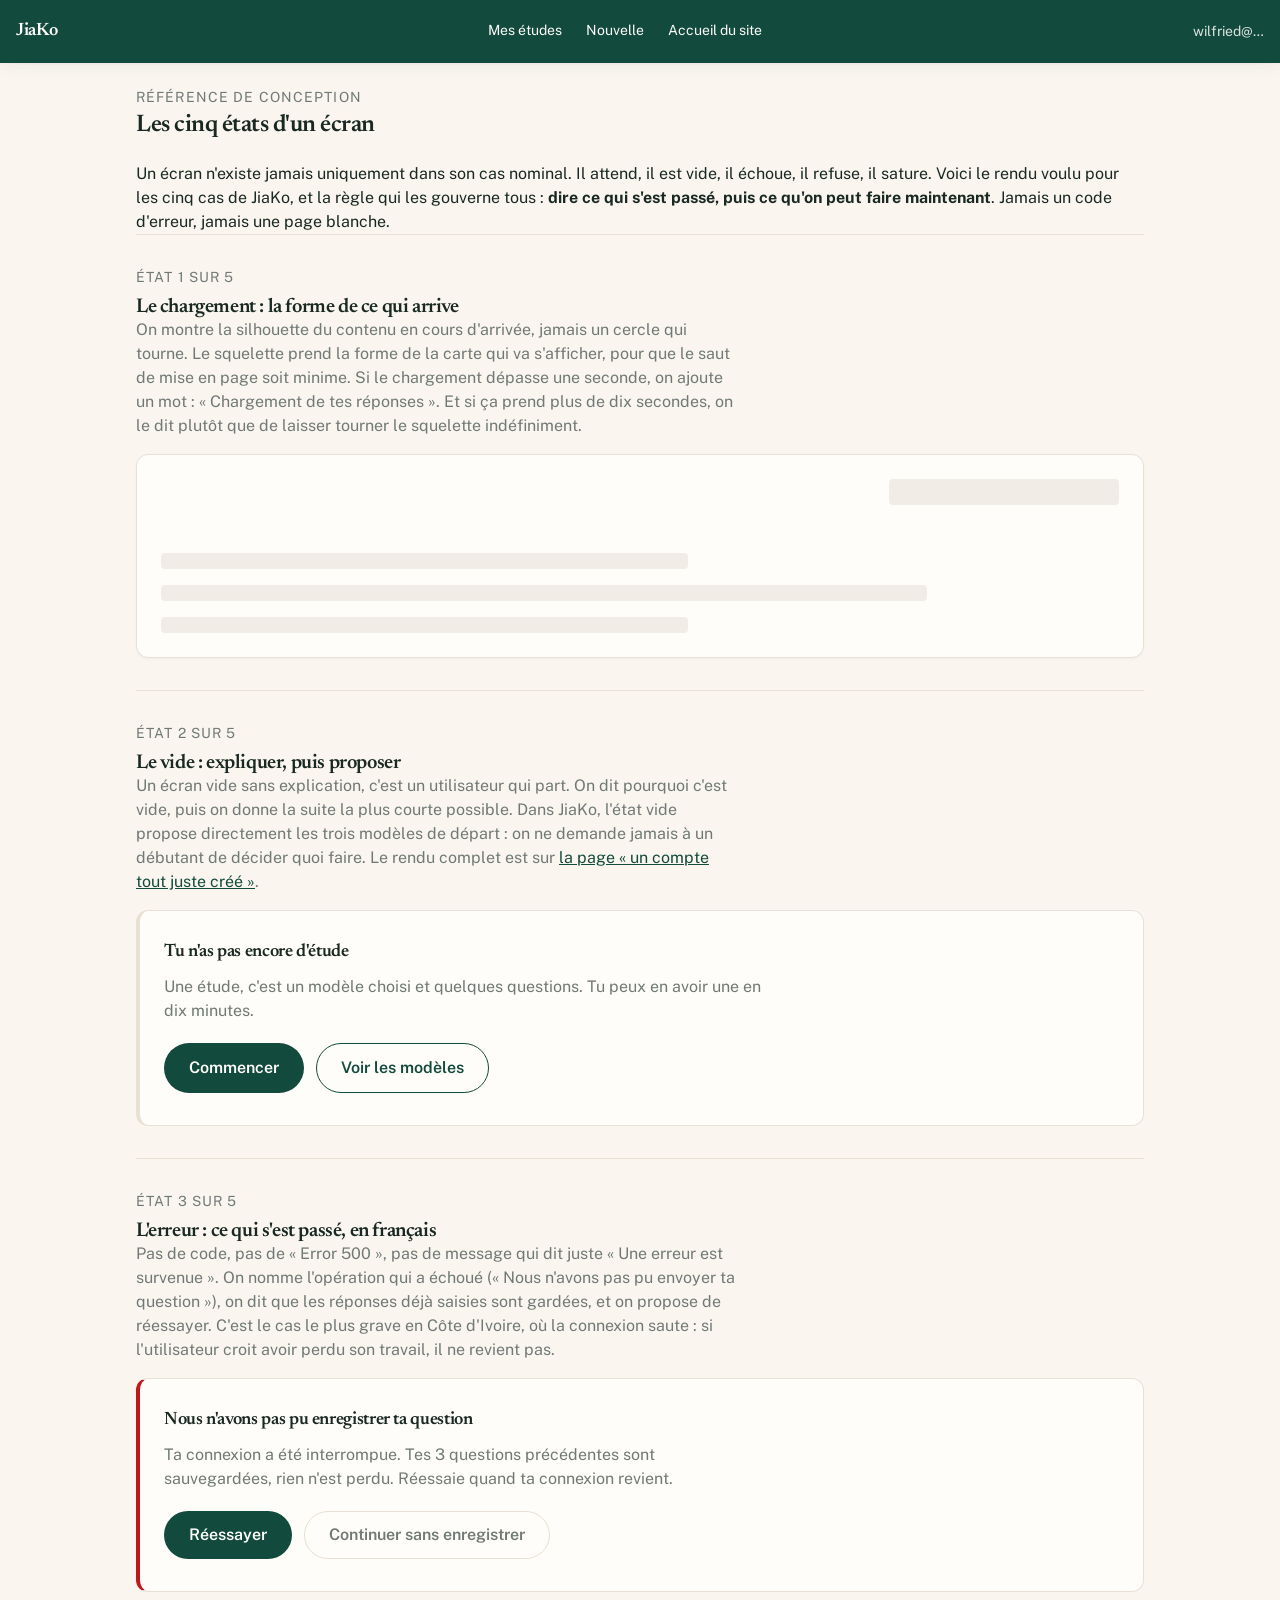
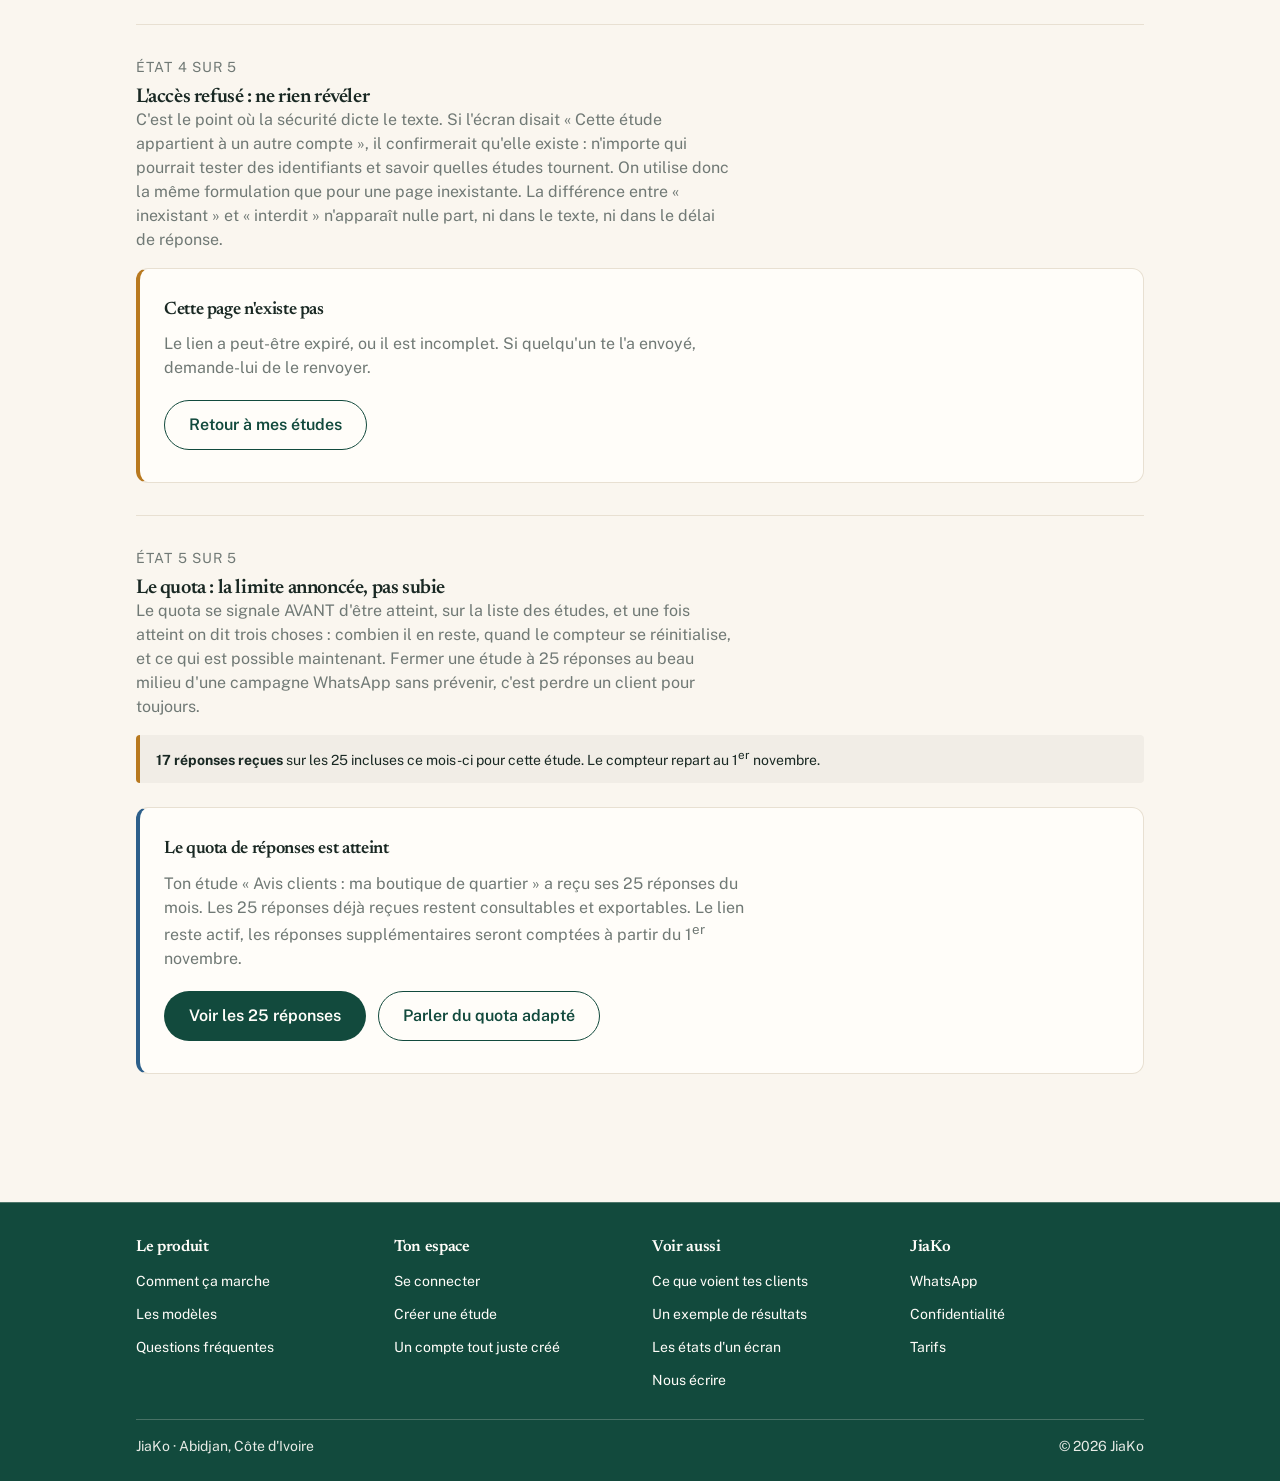
<file: livrables/applications/jiako/maquettes/07-etats.html>
<!DOCTYPE html>
<html lang="fr">
<head>
  <meta charset="UTF-8">
  <meta name="viewport" content="width=device-width, initial-scale=1">
  <title>JiaKo — Les états de l'application</title>

  <!-- Maquette statique : aucune donnée réelle, aucun compte.
       Les polices viennent de Google Fonts ICI UNIQUEMENT, pour la maquette.
       En production elles seront auto-hébergées et sous-ensemble français. -->
  <link rel="preconnect" href="https://fonts.googleapis.com">
  <link rel="preconnect" href="https://fonts.gstatic.com" crossorigin>
  <link href="https://fonts.googleapis.com/css2?family=Newsreader:opsz,wght@6..72,500;6..72,600&family=Public+Sans:wght@400;600&display=swap" rel="stylesheet">

  <link rel="stylesheet" href="tokens.css">
  <link rel="stylesheet" href="composants.css">
</head>
<body>
  <div class="app">

    <!-- Barre de navigation : modèle B de navigation.md -->
    <nav class="nav" aria-label="Navigation principale">
      <a class="nav-marque nav-marque-lien" href="index.html">JiaKo</a>
      <ul class="nav-liens">
        <li><a href="01-etudes.html">Mes études</a></li>
        <li><a href="02-editeur.html">Nouvelle</a></li>
        <li><a href="index.html">Accueil du site</a></li>
      </ul>
      <span class="nav-compte">wilfried@…</span>
    </nav>

    <main class="contenu">

      <div class="entete-page">
        <div>
          <p class="sur-titre">Référence de conception</p>
          <h1>Les cinq états d'un écran</h1>
        </div>
      </div>

      <p>
        Un écran n'existe jamais uniquement dans son cas nominal. Il attend,
        il est vide, il échoue, il refuse, il sature. Voici le rendu voulu
        pour les cinq cas de JiaKo, et la règle qui les gouverne tous :
        <strong>dire ce qui s'est passé, puis ce qu'on peut faire maintenant</strong>.
        Jamais un code d'erreur, jamais une page blanche.
      </p>

      <!-- ============ 1. Chargement ============ -->
      <section class="bloc">
        <p class="sur-titre">État 1 sur 5</p>
        <h2 class="titre-carte">Le chargement : la forme de ce qui arrive</h2>
        <p class="etat-texte">
          On montre la silhouette du contenu en cours d'arrivée, jamais un
          cercle qui tourne. Le squelette prend la forme de la carte qui va
          s'afficher, pour que le saut de mise en page soit minime. Si le
          chargement dépasse une seconde, on ajoute un mot : « Chargement de
          tes réponses ». Et si ça prend plus de dix secondes, on le dit
          plutôt que de laisser tourner le squelette indéfiniment.
        </p>

        <div class="carte mt-4">
          <div class="carte-entete">
            <div>
              <div class="squelette w-24"></div>
              <div class="squelette squelette-titre w-80 mt-4"></div>
            </div>
            <div class="squelette squelette-titre w-24"></div>
          </div>
          <div class="mt-4">
            <div class="squelette w-55"></div>
            <div class="squelette w-80 mt-4"></div>
          </div>
          <div class="actions mt-4">
            <div class="squelette w-55"></div>
          </div>
        </div>
      </section>

      <!-- ============ 2. Vide ============ -->
      <section class="bloc">
        <p class="sur-titre">État 2 sur 5</p>
        <h2 class="titre-carte">Le vide : expliquer, puis proposer</h2>
        <p class="etat-texte">
          Un écran vide sans explication, c'est un utilisateur qui part. On
          dit pourquoi c'est vide, puis on donne la suite la plus courte
          possible. Dans JiaKo, l'état vide propose directement les trois
          modèles de départ : on ne demande jamais à un débutant de décider
          quoi faire. Le rendu complet est sur
          <a href="01b-etudes-vide.html">la page « un compte tout juste créé »</a>.
        </p>

        <div class="etat mt-4">
          <h3 class="etat-titre">Tu n'as pas encore d'étude</h3>
          <p class="etat-texte">
            Une étude, c'est un modèle choisi et quelques questions. Tu peux
            en avoir une en dix minutes.
          </p>
          <div class="etat-actions">
            <a class="bouton bouton-primaire" href="02-editeur.html">Commencer</a>
            <a class="bouton bouton-secondaire" href="index.html#modeles">Voir les modèles</a>
          </div>
        </div>
      </section>

      <!-- ============ 3. Erreur ============ -->
      <section class="bloc">
        <p class="sur-titre">État 3 sur 5</p>
        <h2 class="titre-carte">L'erreur : ce qui s'est passé, en français</h2>
        <p class="etat-texte">
          Pas de code, pas de « Error 500 », pas de message qui dit juste
          « Une erreur est survenue ». On nomme l'opération qui a échoué
          (« Nous n'avons pas pu envoyer ta question »), on dit que les
          réponses déjà saisies sont gardées, et on propose de réessayer.
          C'est le cas le plus grave en Côte d'Ivoire, où la connexion
          saute : si l'utilisateur croit avoir perdu son travail, il ne
          revient pas.
        </p>

        <div class="etat etat-erreur mt-4">
          <h3 class="etat-titre">Nous n'avons pas pu enregistrer ta question</h3>
          <p class="etat-texte">
            Ta connexion a été interrompue. Tes 3 questions précédentes sont
            sauvegardées, rien n'est perdu. Réessaie quand ta connexion
            revient.
          </p>
          <div class="etat-actions">
            <button type="button" class="bouton bouton-primaire">Réessayer</button>
            <button type="button" class="bouton bouton-discret">Continuer sans enregistrer</button>
          </div>
        </div>
      </section>

      <!-- ============ 4. Pas les droits ============ -->
      <section class="bloc">
        <p class="sur-titre">État 4 sur 5</p>
        <h2 class="titre-carte">L'accès refusé : ne rien révéler</h2>
        <p class="etat-texte">
          C'est le point où la sécurité dicte le texte. Si l'écran disait
          « Cette étude appartient à un autre compte », il confirmerait
          qu'elle existe : n'importe qui pourrait tester des identifiants
          et savoir quelles études tournent. On utilise donc la même
          formulation que pour une page inexistante. La différence entre
          « inexistant » et « interdit » n'apparaît nulle part, ni dans le
          texte, ni dans le délai de réponse.
        </p>

        <div class="etat etat-acces mt-4">
          <h3 class="etat-titre">Cette page n'existe pas</h3>
          <p class="etat-texte">
            Le lien a peut-être expiré, ou il est incomplet. Si quelqu'un
            te l'a envoyé, demande-lui de le renvoyer.
          </p>
          <div class="etat-actions">
            <a class="bouton bouton-secondaire" href="01-etudes.html">Retour à mes études</a>
          </div>
        </div>
      </section>

      <!-- ============ 5. Quota ============ -->
      <section class="bloc">
        <p class="sur-titre">État 5 sur 5</p>
        <h2 class="titre-carte">Le quota : la limite annoncée, pas subie</h2>
        <p class="etat-texte">
          Le quota se signale AVANT d'être atteint, sur la liste des études,
          et une fois atteint on dit trois choses : combien il en reste,
          quand le compteur se réinitialise, et ce qui est possible
          maintenant. Fermer une étude à 25 réponses au beau milieu d'une
          campagne WhatsApp sans prévenir, c'est perdre un client pour
          toujours.
        </p>

        <div class="bandeau bandeau-attention mt-4">
          <strong>17 réponses reçues</strong> sur les 25 incluses ce mois-ci
          pour cette étude. Le compteur repart au 1<sup>er</sup> novembre.
        </div>

        <div class="etat etat-quota mt-4">
          <h3 class="etat-titre">Le quota de réponses est atteint</h3>
          <p class="etat-texte">
            Ton étude « Avis clients : ma boutique de quartier » a reçu ses
            25 réponses du mois. Les 25 réponses déjà reçues restent
            consultables et exportables. Le lien reste actif, les réponses
            supplémentaires seront comptées à partir du 1<sup>er</sup> novembre.
          </p>
          <div class="etat-actions">
            <a class="bouton bouton-primaire" href="04-resultats.html">Voir les 25 réponses</a>
            <a class="bouton bouton-secondaire" href="06-contact.html">Parler du quota adapté</a>
          </div>
        </div>
      </section>

    </main>

    <!-- Pied commun à toutes les pages de l'espace connecté.
         Liste des liens à tenir à jour : navigation.md -->
    <footer class="pied">
      <div class="pied-interieur">
        <div class="pied-colonnes">
          <div class="pied-colonne">
            <p class="pied-titre">Le produit</p>
            <ul class="pied-liens">
              <li><a href="index.html#etapes">Comment ça marche</a></li>
              <li><a href="index.html#modeles">Les modèles</a></li>
              <li><a href="index.html#faq">Questions fréquentes</a></li>
            </ul>
          </div>
          <div class="pied-colonne">
            <p class="pied-titre">Ton espace</p>
            <ul class="pied-liens">
              <li><a href="01-etudes.html">Se connecter</a></li>
              <li><a href="02-editeur.html">Créer une étude</a></li>
              <li><a href="01b-etudes-vide.html">Un compte tout juste créé</a></li>
            </ul>
          </div>
          <div class="pied-colonne">
            <p class="pied-titre">Voir aussi</p>
            <ul class="pied-liens">
              <li><a href="03-reponse-mobile.html">Ce que voient tes clients</a></li>
              <li><a href="04-resultats.html">Un exemple de résultats</a></li>
              <li><a href="07-etats.html">Les états d'un écran</a></li>
              <li><a href="06-contact.html">Nous écrire</a></li>
            </ul>
          </div>
          <div class="pied-colonne">
            <p class="pied-titre">JiaKo</p>
            <ul class="pied-liens">
              <li><a href="06-contact.html#whatsapp">WhatsApp</a></li>
              <li><a href="05-confidentialite.html">Confidentialité</a></li>
              <li><a href="index.html#faq">Tarifs</a></li>
            </ul>
          </div>
        </div>
        <div class="pied-bas">
          <span>JiaKo · Abidjan, Côte d'Ivoire</span>
          <span>&copy; 2026 JiaKo</span>
        </div>
      </div>
    </footer>

  </div>
</body>
</html>
</file>
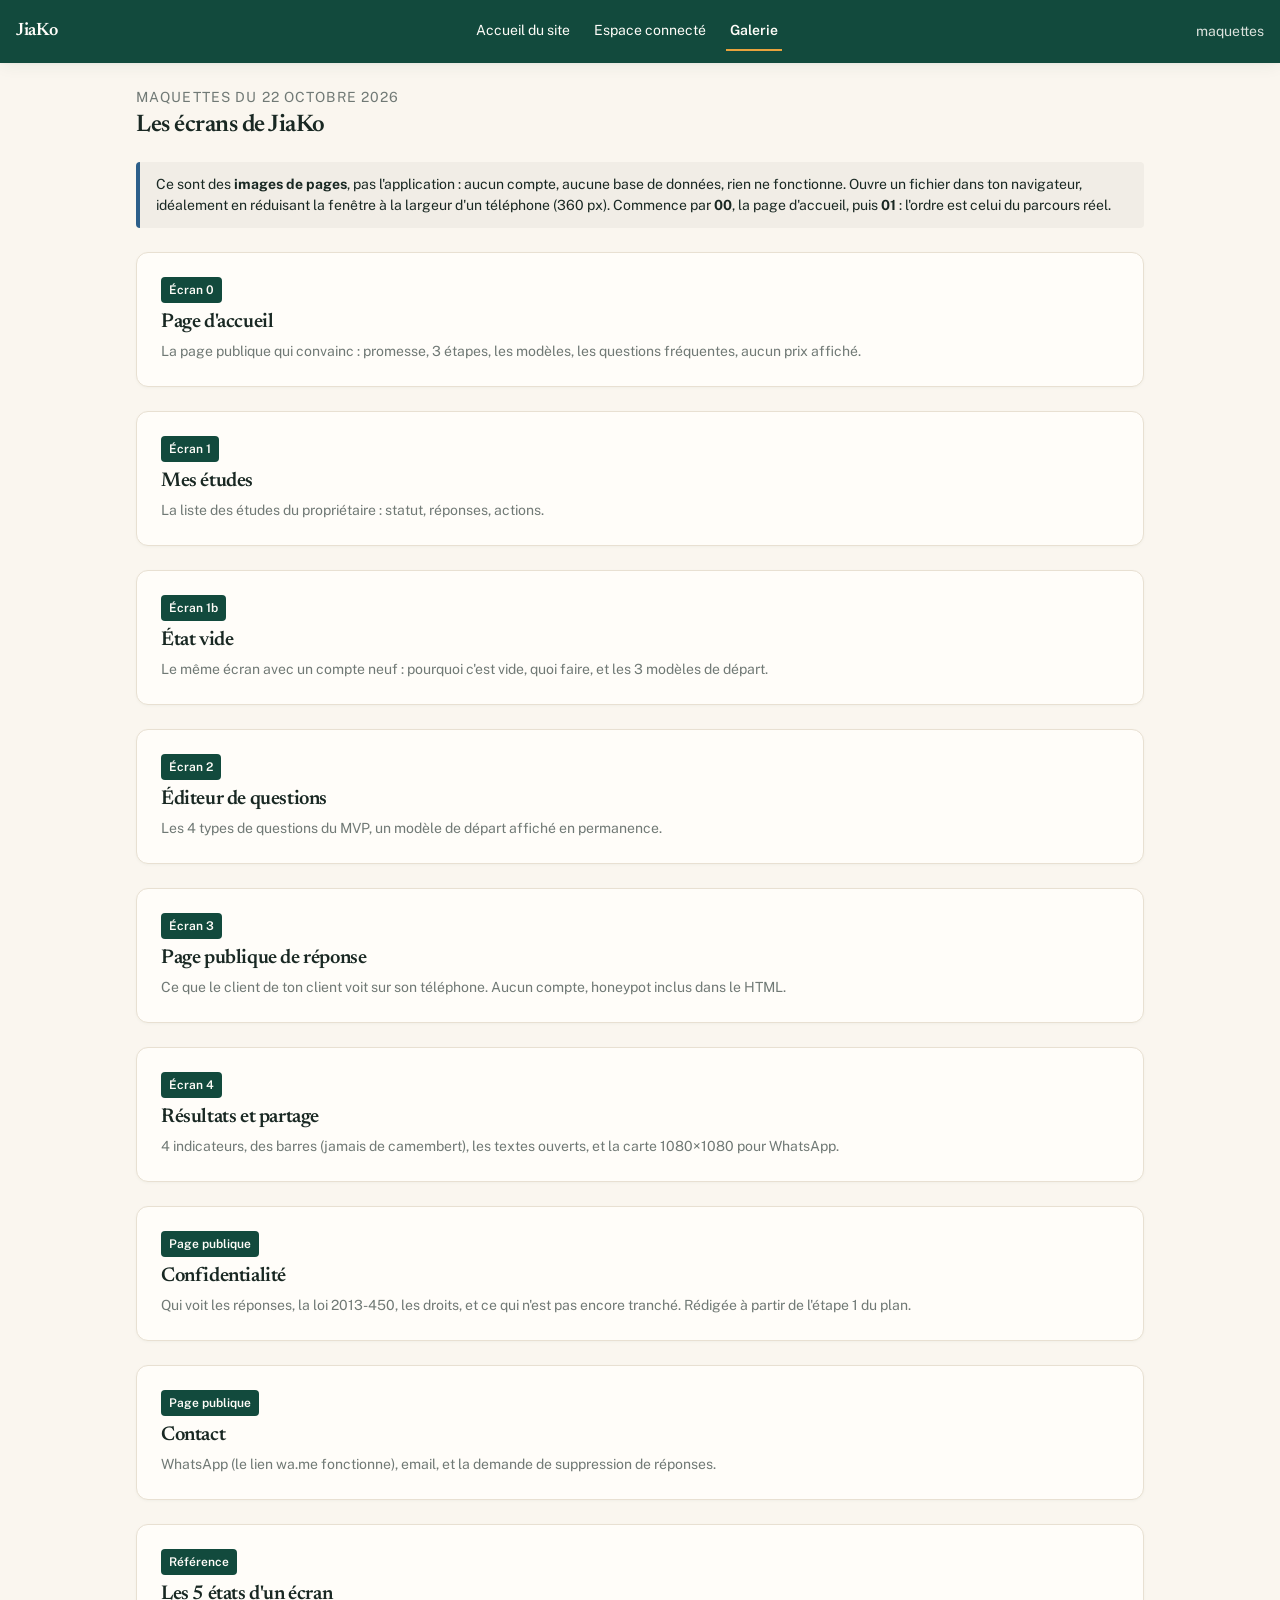
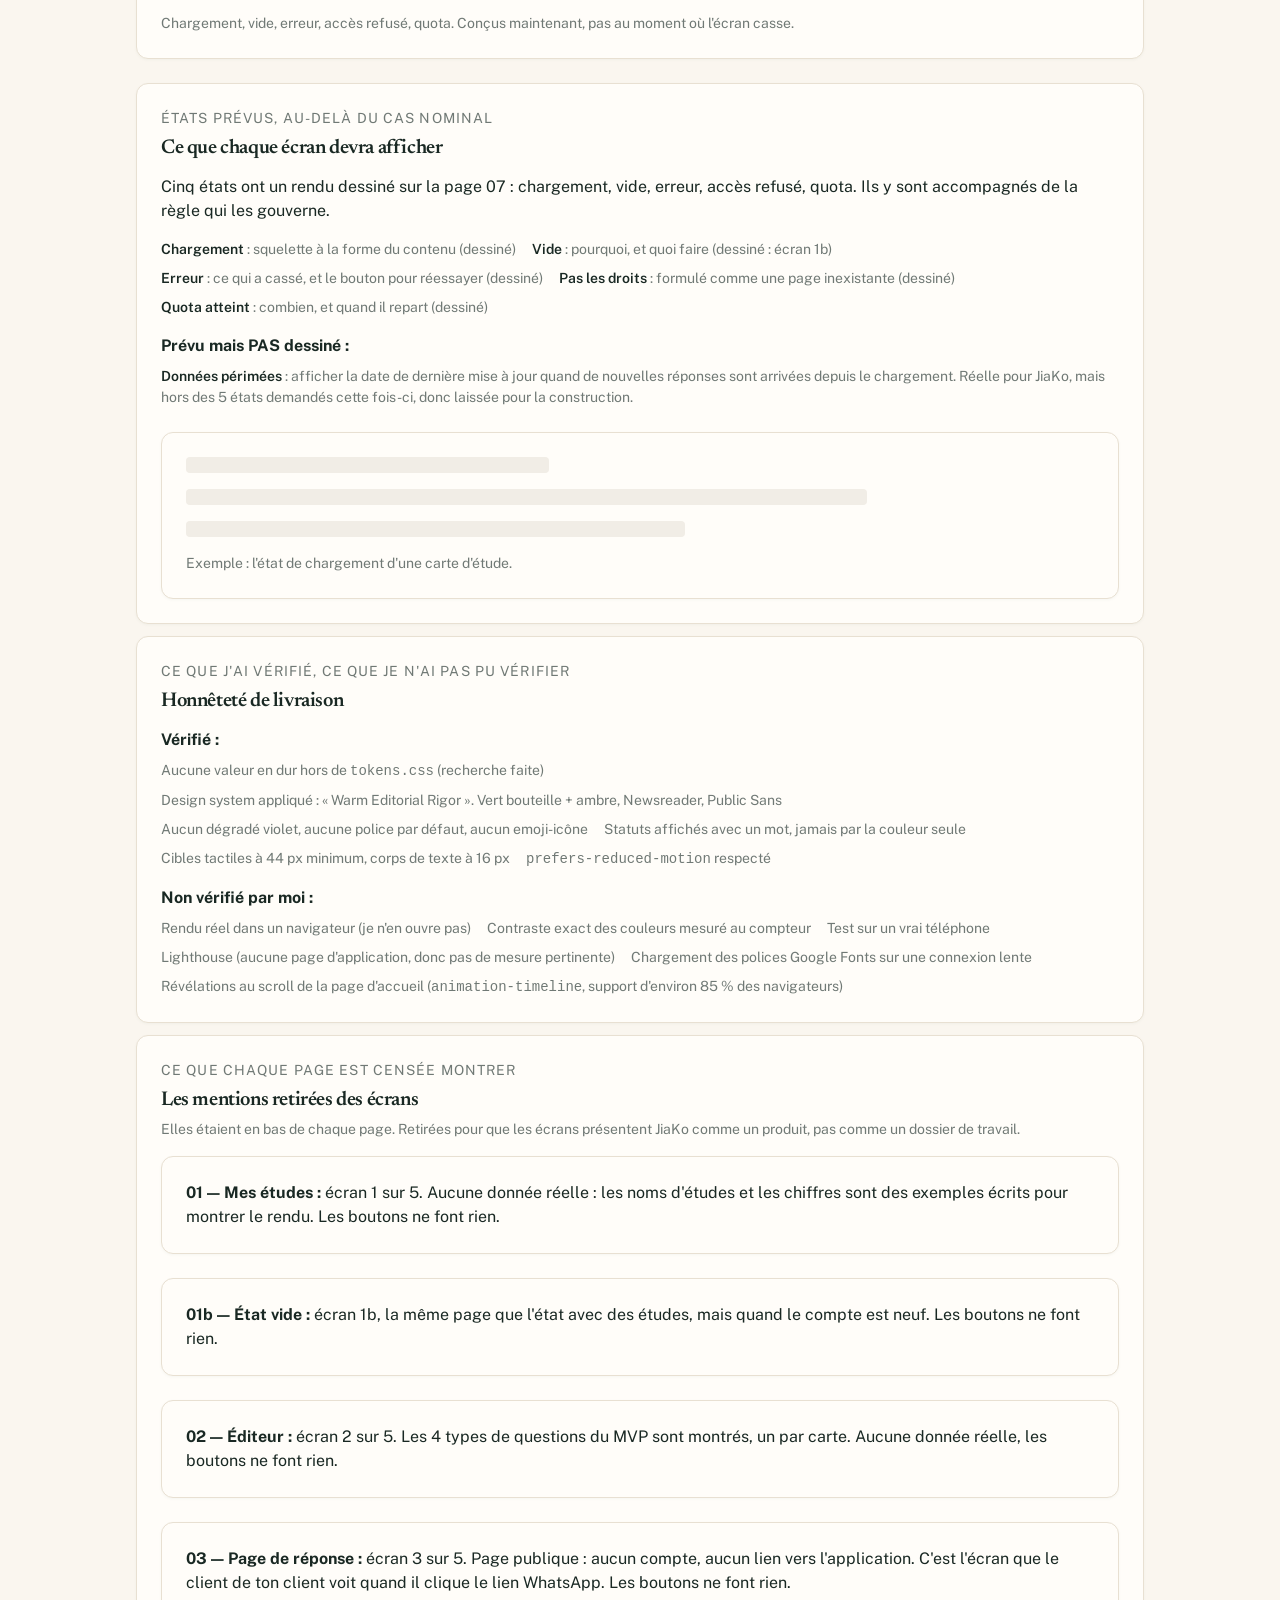
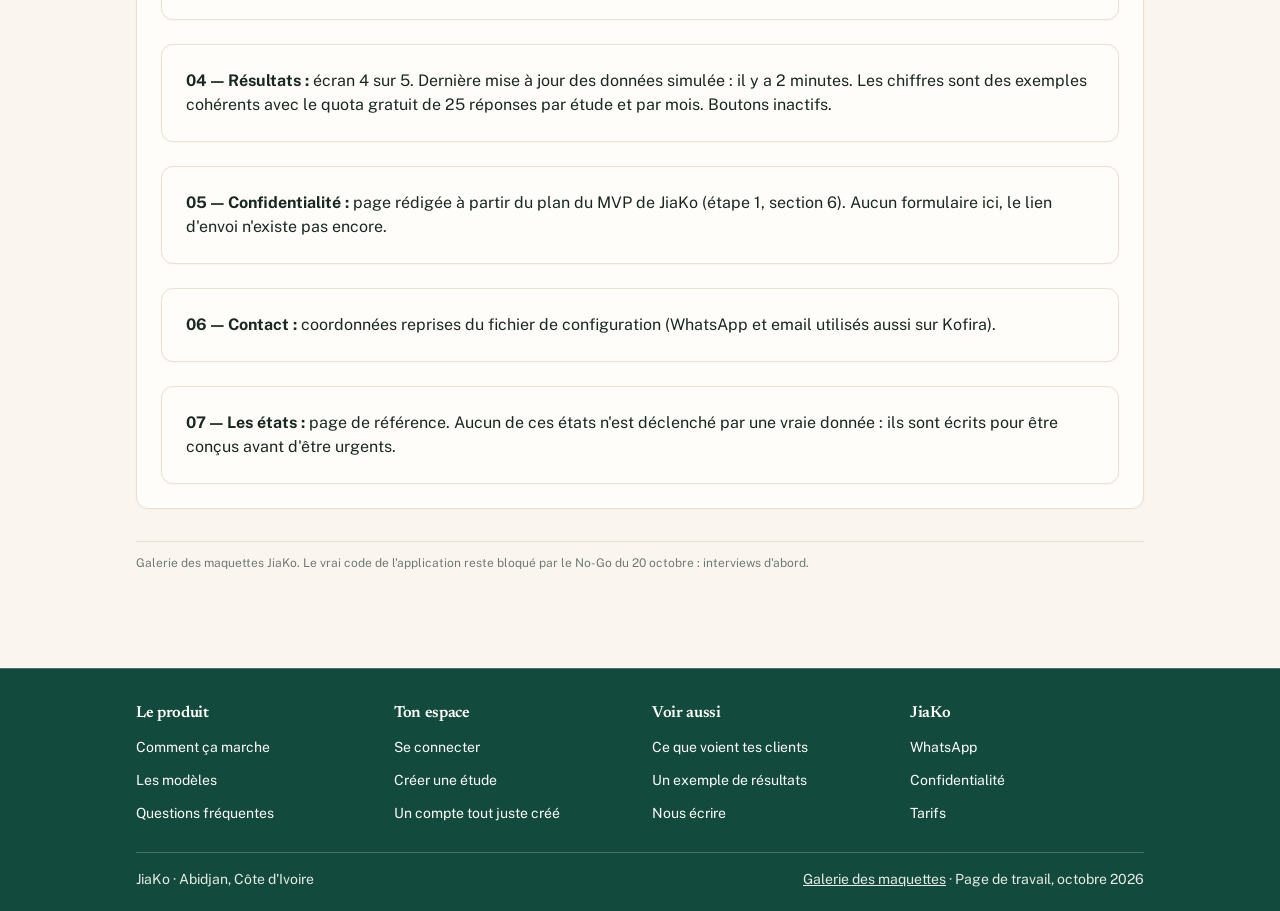
<file: livrables/applications/jiako/maquettes/galerie.html>
<!DOCTYPE html>
<html lang="fr">
<head>
  <meta charset="UTF-8">
  <meta name="viewport" content="width=device-width, initial-scale=1">
  <title>JiaKo — Galerie des maquettes</title>
  <link rel="preconnect" href="https://fonts.googleapis.com">
  <link rel="preconnect" href="https://fonts.gstatic.com" crossorigin>
  <link href="https://fonts.googleapis.com/css2?family=Newsreader:opsz,wght@6..72,500;6..72,600&family=Public+Sans:wght@400;600&display=swap" rel="stylesheet">
  <link rel="stylesheet" href="tokens.css">
  <link rel="stylesheet" href="composants.css">
</head>
<body>
  <div class="app">

    <!-- Barre de la galerie : ce n'est ni la barre du site, ni celle de
         l'application. C'est un outil de travail, il le dit. -->
    <nav class="nav" aria-label="Navigation de la galerie">
      <a class="nav-marque nav-marque-lien" href="index.html">JiaKo</a>
      <ul class="nav-liens">
        <li><a href="index.html">Accueil du site</a></li>
        <li><a href="01-etudes.html">Espace connecté</a></li>
        <li><a href="galerie.html" aria-current="page">Galerie</a></li>
      </ul>
      <span class="nav-compte">maquettes</span>
    </nav>

    <main class="contenu">

      <div class="entete-page">
        <div>
          <p class="sur-titre">Maquettes du 22 octobre 2026</p>
          <h1>Les écrans de JiaKo</h1>
        </div>
      </div>

      <div class="bandeau">
        Ce sont des <strong>images de pages</strong>, pas l'application : aucun compte, aucune
        base de données, rien ne fonctionne. Ouvre un fichier dans ton navigateur, idéalement
        en réduisant la fenêtre à la largeur d'un téléphone (360 px). Commence par
        <strong>00</strong>, la page d'accueil, puis <strong>01</strong> : l'ordre est
        celui du parcours réel.
      </div>

      <div class="liste-cartes">

        <article class="carte">
          <div class="carte-entete">
            <div>
              <span class="badge-type">Écran 0</span>
              <h2 class="titre-carte"><a class="titre-lien" href="index.html">Page d'accueil</a></h2>
              <p class="texte-discret mt-2">La page publique qui convainc : promesse, 3 étapes, les modèles, les questions fréquentes, aucun prix affiché.</p>
            </div>
          </div>
        </article>

        <article class="carte">
          <div class="carte-entete">
            <div>
              <span class="badge-type">Écran 1</span>
              <h2 class="titre-carte"><a class="titre-lien" href="01-etudes.html">Mes études</a></h2>
              <p class="texte-discret mt-2">La liste des études du propriétaire : statut, réponses, actions.</p>
            </div>
          </div>
        </article>

        <article class="carte">
          <div class="carte-entete">
            <div>
              <span class="badge-type">Écran 1b</span>
              <h2 class="titre-carte"><a class="titre-lien" href="01b-etudes-vide.html">État vide</a></h2>
              <p class="texte-discret mt-2">Le même écran avec un compte neuf : pourquoi c'est vide, quoi faire, et les 3 modèles de départ.</p>
            </div>
          </div>
        </article>

        <article class="carte">
          <div class="carte-entete">
            <div>
              <span class="badge-type">Écran 2</span>
              <h2 class="titre-carte"><a class="titre-lien" href="02-editeur.html">Éditeur de questions</a></h2>
              <p class="texte-discret mt-2">Les 4 types de questions du MVP, un modèle de départ affiché en permanence.</p>
            </div>
          </div>
        </article>

        <article class="carte">
          <div class="carte-entete">
            <div>
              <span class="badge-type">Écran 3</span>
              <h2 class="titre-carte"><a class="titre-lien" href="03-reponse-mobile.html">Page publique de réponse</a></h2>
              <p class="texte-discret mt-2">Ce que le client de ton client voit sur son téléphone. Aucun compte, honeypot inclus dans le HTML.</p>
            </div>
          </div>
        </article>

        <article class="carte">
          <div class="carte-entete">
            <div>
              <span class="badge-type">Écran 4</span>
              <h2 class="titre-carte"><a class="titre-lien" href="04-resultats.html">Résultats et partage</a></h2>
              <p class="texte-discret mt-2">4 indicateurs, des barres (jamais de camembert), les textes ouverts, et la carte 1080×1080 pour WhatsApp.</p>
            </div>
          </div>
        </article>

        <article class="carte">
          <div class="carte-entete">
            <div>
              <span class="badge-type">Page publique</span>
              <h2 class="titre-carte"><a class="titre-lien" href="05-confidentialite.html">Confidentialité</a></h2>
              <p class="texte-discret mt-2">Qui voit les réponses, la loi 2013-450, les droits, et ce qui n'est pas encore tranché. Rédigée à partir de l'étape 1 du plan.</p>
            </div>
          </div>
        </article>

        <article class="carte">
          <div class="carte-entete">
            <div>
              <span class="badge-type">Page publique</span>
              <h2 class="titre-carte"><a class="titre-lien" href="06-contact.html">Contact</a></h2>
              <p class="texte-discret mt-2">WhatsApp (le lien wa.me fonctionne), email, et la demande de suppression de réponses.</p>
            </div>
          </div>
        </article>

        <article class="carte">
          <div class="carte-entete">
            <div>
              <span class="badge-type">Référence</span>
              <h2 class="titre-carte"><a class="titre-lien" href="07-etats.html">Les 5 états d'un écran</a></h2>
              <p class="texte-discret mt-2">Chargement, vide, erreur, accès refusé, quota. Conçus maintenant, pas au moment où l'écran casse.</p>
            </div>
          </div>
        </article>

      </div>

      <!-- Les états que l'application devra gérer : ils sont décidés maintenant,
           pas au moment où l'écran casse pour la première fois -->
      <section class="carte mt-6">
        <p class="sur-titre">États prévus, au-delà du cas nominal</p>
        <h2 class="titre-carte">Ce que chaque écran devra afficher</h2>

        <p class="mt-4">
          Cinq états ont un rendu dessiné sur
          <a class="titre-lien" href="07-etats.html">la page 07</a> : chargement,
          vide, erreur, accès refusé, quota. Ils y sont accompagnés de la règle
          qui les gouverne.
        </p>

        <div class="meta mt-4">
          <span><strong>Chargement</strong> : squelette à la forme du contenu (dessiné)</span>
          <span><strong>Vide</strong> : pourquoi, et quoi faire (dessiné : écran 1b)</span>
          <span><strong>Erreur</strong> : ce qui a cassé, et le bouton pour réessayer (dessiné)</span>
          <span><strong>Pas les droits</strong> : formulé comme une page inexistante (dessiné)</span>
          <span><strong>Quota atteint</strong> : combien, et quand il repart (dessiné)</span>
        </div>

        <p class="mt-4"><strong>Prévu mais PAS dessiné :</strong></p>
        <div class="meta">
          <span><strong>Données périmées</strong> : afficher la date de dernière mise à jour quand de nouvelles réponses sont arrivées depuis le chargement. Réelle pour JiaKo, mais hors des 5 états demandés cette fois-ci, donc laissée pour la construction.</span>
        </div>

        <!-- Exemple visuel du squelette de chargement -->
        <div class="carte mt-6">
          <div class="squelette w-40"></div>
          <div class="squelette mt-4 w-75"></div>
          <div class="squelette mt-4 w-55"></div>
          <p class="texte-discret mt-4">Exemple : l'état de chargement d'une carte d'étude.</p>
        </div>
      </section>

      <section class="carte mt-6">
        <p class="sur-titre">Ce que j'ai vérifié, ce que je n'ai pas pu vérifier</p>
        <h2 class="titre-carte">Honnêteté de livraison</h2>

        <p class="mt-4"><strong>Vérifié :</strong></p>
        <div class="meta">
          <span>Aucune valeur en dur hors de <code>tokens.css</code> (recherche faite)</span>
          <span>Design system appliqué : « Warm Editorial Rigor ». Vert bouteille + ambre, Newsreader, Public Sans</span>
          <span>Aucun dégradé violet, aucune police par défaut, aucun emoji-icône</span>
          <span>Statuts affichés avec un mot, jamais par la couleur seule</span>
          <span>Cibles tactiles à 44 px minimum, corps de texte à 16 px</span>
          <span><code>prefers-reduced-motion</code> respecté</span>
        </div>

        <p class="mt-4"><strong>Non vérifié par moi :</strong></p>
        <div class="meta">
          <span>Rendu réel dans un navigateur (je n'en ouvre pas)</span>
          <span>Contraste exact des couleurs mesuré au compteur</span>
          <span>Test sur un vrai téléphone</span>
          <span>Lighthouse (aucune page d'application, donc pas de mesure pertinente)</span>
          <span>Chargement des polices Google Fonts sur une connexion lente</span>
          <span>Révélations au scroll de la page d'accueil (<code>animation-timeline</code>, support d'environ 85 % des navigateurs)</span>
        </div>
      </section>


      <!-- Les mentions qui figuraient en bas de chaque écran ont été retirées
           le 22 octobre, à la demande de Wilfried : une page de produit ne
           présente pas sa propre maquette. Leur contenu est conservé ici. -->
      <section class="carte mt-6">
        <p class="sur-titre">Ce que chaque page est censée montrer</p>
        <h2 class="titre-carte">Les mentions retirées des écrans</h2>
        <p class="texte-discret mt-2">
          Elles étaient en bas de chaque page. Retirées pour que les écrans
          présentent JiaKo comme un produit, pas comme un dossier de travail.
        </p>

        <div class="liste-cartes mt-4">
          <div class="carte"><p><strong>01 — Mes études :</strong> écran 1 sur 5. Aucune donnée réelle : les noms d'études et les chiffres sont des exemples écrits pour montrer le rendu. Les boutons ne font rien.</p></div>
          <div class="carte"><p><strong>01b — État vide :</strong> écran 1b, la même page que l'état avec des études, mais quand le compte est neuf. Les boutons ne font rien.</p></div>
          <div class="carte"><p><strong>02 — Éditeur :</strong> écran 2 sur 5. Les 4 types de questions du MVP sont montrés, un par carte. Aucune donnée réelle, les boutons ne font rien.</p></div>
          <div class="carte"><p><strong>03 — Page de réponse :</strong> écran 3 sur 5. Page publique : aucun compte, aucun lien vers l'application. C'est l'écran que le client de ton client voit quand il clique le lien WhatsApp. Les boutons ne font rien.</p></div>
          <div class="carte"><p><strong>04 — Résultats :</strong> écran 4 sur 5. Dernière mise à jour des données simulée : il y a 2 minutes. Les chiffres sont des exemples cohérents avec le quota gratuit de 25 réponses par étude et par mois. Boutons inactifs.</p></div>
          <div class="carte"><p><strong>05 — Confidentialité :</strong> page rédigée à partir du plan du MVP de JiaKo (étape 1, section 6). Aucun formulaire ici, le lien d'envoi n'existe pas encore.</p></div>
          <div class="carte"><p><strong>06 — Contact :</strong> coordonnées reprises du fichier de configuration (WhatsApp et email utilisés aussi sur Kofira).</p></div>
          <div class="carte"><p><strong>07 — Les états :</strong> page de référence. Aucun de ces états n'est déclenché par une vraie donnée : ils sont écrits pour être conçus avant d'être urgents.</p></div>
        </div>
      </section>

      <p class="notice-travail">
        Galerie des maquettes JiaKo. Le vrai code de l'application reste bloqué par le
        No-Go du 20 octobre : interviews d'abord.
      </p>

    </main>

    <!-- Pied commun (navigation.md) -->
    <footer class="pied">
      <div class="pied-interieur">
        <div class="pied-colonnes">
          <div class="pied-colonne">
            <p class="pied-titre">Le produit</p>
            <ul class="pied-liens">
              <li><a href="index.html#etapes">Comment ça marche</a></li>
              <li><a href="index.html#modeles">Les modèles</a></li>
              <li><a href="index.html#faq">Questions fréquentes</a></li>
            </ul>
          </div>
          <div class="pied-colonne">
            <p class="pied-titre">Ton espace</p>
            <ul class="pied-liens">
              <li><a href="01-etudes.html">Se connecter</a></li>
              <li><a href="02-editeur.html">Créer une étude</a></li>
              <li><a href="01b-etudes-vide.html">Un compte tout juste créé</a></li>
            </ul>
          </div>
          <div class="pied-colonne">
            <p class="pied-titre">Voir aussi</p>
            <ul class="pied-liens">
              <li><a href="03-reponse-mobile.html">Ce que voient tes clients</a></li>
              <li><a href="04-resultats.html">Un exemple de résultats</a></li>
              <li><a href="06-contact.html">Nous écrire</a></li>
            </ul>
          </div>
          <div class="pied-colonne">
            <p class="pied-titre">JiaKo</p>
            <ul class="pied-liens">
              <li><a href="06-contact.html#whatsapp">WhatsApp</a></li>
              <li><a href="05-confidentialite.html">Confidentialité</a></li>
              <li><a href="index.html#faq">Tarifs</a></li>
            </ul>
          </div>
        </div>
        <div class="pied-bas">
          <span>JiaKo · Abidjan, Côte d'Ivoire</span>
          <span><a href="galerie.html" aria-current="page">Galerie des maquettes</a> · Page de travail, octobre 2026</span>
        </div>
      </div>
    </footer>

  </div>
</body>
</html>
</file>
<file: livrables/applications/jiako/maquettes/tokens.css>
/* ============================================================
   JiaKo — Fondations de design (design tokens)
   Design system appliqué le 22 octobre 2026 : « Warm Editorial
   Rigor » (fichier fourni par Wilfried, conservé dans
   context/import/jiako-design-system.md).

   Direction : vert bouteille + ambre marigold, papier chaud,
   Newsreader (display) + Public Sans (texte),
   animations quasi nulles dans l'application.

   NOTE sur la source : le bloc YAML du document annonce une palette
   différente (#003228 en primary, #feb64e en secondary-container).
   On retient la palette décrite en clair dans la section « Colors »,
   parce que les composants du même document (ombres, halo de focus)
   utilisent bien rgba(18, 74, 61, …), c'est-à-dire #124A3D.

   C'est le SEUL fichier où une valeur brute apparaît.
   Tout le reste du code utilise var(--...).
   ============================================================ */

:root {
  /* ----------------------------------------------------------
     Couleurs : une dominante forte (vert bouteille) portant
     l'action principale, et l'ambre réservée à l'accent et au
     partage WhatsApp. Rôle inversé par rapport à la direction
     artistique du 22/10, sur décision de Wilfried.
     ---------------------------------------------------------- */
  --c-primary: #124A3D;        /* vert bouteille : action principale, marque */
  --c-primary-ink: #FFFDF9;    /* texte posé sur le vert */
  --c-primary-soft: #1D6453;   /* variante claire : survol, barres, fill */

  --c-accent: #E8A33D;         /* ambre : bouton WhatsApp et accent */
  --c-accent-ink: #192823;     /* texte sur ambre : contraste ~9:1 */
  --c-accent-deep: #B8791F;    /* ambre foncé : état actif, texte accentué */

  /* Neutres : 6 nuances, toutes chaudes, jamais de gris froid */
  --c-bg: #FAF6EF;             /* papier chaud, la page */
  --c-surface: #FFFDF9;        /* carte et panneau */
  --c-surface-2: #F1EDE6;      /* zone secondaire, en-tête de tableau */
  --c-border: #E8E0D2;         /* filets, séparateurs : sable doux */
  --c-text: #192823;           /* encre : charbon forestier, plus chaud que le noir */
  --c-text-muted: #707975;     /* gris chaud, texte secondaire */

  /* États : le statut ne se signalera JAMAIS par la couleur seule,
     toujours avec un mot en clair à côté (règle d'accessibilité) */
  --c-warning: #B8791F;
  --c-danger: #BA1A1A;
  --c-info: #2C5F8A;

  /* Fonds pastel des pastilles de statut, valeurs du design system.
     Fonds clairs + encre foncée : lisibles en plein soleil. */
  --c-badge-ok-bg: #E7F3EF;      /* Terminé : fond vert pâle, encre verte */
  --c-badge-ok-ink: #124A3D;
  --c-badge-wait-bg: #FCF4E6;    /* En cours : fond crème, encre ambre */
  --c-badge-wait-ink: #B8791F;
  --c-badge-draft-bg: #F2EDE4;   /* Brouillon : fond sable, encre grise */
  --c-badge-draft-ink: #5B6661;

  /* Halo de focus, extrait du design system */
  --halo-focus: 0 0 0 3px rgb(18 74 61 / 0.12);

  /* ----------------------------------------------------------
     Typographie : 2 familles maximum.
     En production, auto-hébergées et sous-ensemble français.
     Ici, la maquette appelle Google Fonts (maquette locale uniquement).
     ---------------------------------------------------------- */
  --font-display: "Newsreader", Georgia, "Times New Roman", serif;
  --font-text: "Public Sans", system-ui, -apple-system, "Segoe UI", sans-serif;

  /* Échelle issue du design system, base 16 px :
     12 / 14 / 16 / 18 / 20 / 24 / 32 / 40 */
  --fs-xs: 0.75rem;      /* 12 px : label-md, comptages secondaires */
  --fs-sm: 0.875rem;     /* 14 px : body-md, labels */
  --fs-base: 1rem;       /* 16 px : body-lg, titre de champ */
  --fs-lg: 1.125rem;     /* 18 px : title-lg */
  --fs-xl: 1.25rem;      /* 20 px : headline-sm */
  --fs-2xl: 1.5rem;      /* 24 px : headline-md */
  --fs-3xl: 2rem;        /* 32 px : headline-lg */
  --fs-4xl: 2.5rem;      /* 40 px : display-lg */
  --fs-stat: 1.75rem;    /* 28 px : grand chiffre, tabular-stat */

  --lh-tight: 1.1;
  --lh-normal: 1.5;
  --tracking-tight: -0.02em;
  --tracking-label: 0.02em;   /* labels et badges : large, pour les écrans d'entrée de gamme */

  /* Espacements : échelle de 4 px */
  --sp-1: 0.25rem;
  --sp-2: 0.5rem;
  --sp-3: 0.75rem;
  --sp-4: 1rem;
  --sp-6: 1.5rem;
  --sp-8: 2rem;
  --sp-12: 3rem;
  --sp-16: 4rem;
  --sp-24: 6rem;

  /* Rayons : UN rayon dominant (12 px), deux valeurs en complément.
     Les contrôles interactifs passent en pilule, les surfaces gardent 12 px.
     Si tout est arrondi, rien ne l'est. */
  --r-sm: 4px;
  --r-md: 12px;      /* rayon dominant : cartes et conteneurs */
  --r-full: 9999px;  /* pilule : boutons, pastilles, champs sur une ligne */

  /* Hauteur des contrôles : 48 px de zone tactile, 44 px minimum intérieur */
  --h-control: 3rem;
  --h-badge: 1.75rem;

  /* Largeur de page */
  --w-page: 1040px;

  /* Ombres teintées par le vert du projet, jamais du noir pur.
     La profondeur vient du pigment, pas d'un gris froid.
     Deux ombres suffisent : légère pour les cartes, portée pour tout ce qui
     flotte au-dessus du contenu (barre collante, feuille). Le design system
     prévoit une ombre "overlay" orientée vers le haut, pensée pour les
     feuilles qui montent du bas ; une barre en haut reçoit la même famille,
     orientée vers le bas, sinon l'ombre se perdrait sous la barre. */
  --shadow-sm: 0 1px 3px 0 rgb(18 74 61 / 0.04);
  --shadow-md: 0 4px 16px -2px rgb(18 74 61 / 0.07),
               0 1px 3px 0 rgb(18 74 61 / 0.04);

  /* Mouvement : budget d'APPLICATION, 150-250 ms maximum.
     Au-delà de 250 ms, c'est un délai perçu par l'utilisateur. */
  --dur-fast: 150ms;
  --dur-base: 250ms;
  --ease-out: cubic-bezier(0.16, 1, 0.3, 1);
}
</file>
<file: livrables/applications/jiako/maquettes/composants.css>
/* ============================================================
   JiaKo — Composants de base
   Bouton, carte, pastille de statut, champ, barre de résultat,
   état vide, squelette de chargement, barre de navigation.
   Aucune valeur en dur : tout vient de tokens.css.
   ============================================================ */

/* ---------- Remise à zéro minimale, adaptée aux maquettes ---------- */
*,
*::before,
*::after {
  box-sizing: border-box;
}

html {
  -webkit-text-size-adjust: 100%;
}

body {
  margin: 0;
  background: var(--c-bg);
  color: var(--c-text);
  font-family: var(--font-text);
  font-size: var(--fs-base);      /* 16 px minimum, jamais moins */
  line-height: var(--lh-normal);
  -webkit-font-smoothing: antialiased;
}

h1, h2, h3 {
  font-family: var(--font-display);
  line-height: var(--lh-tight);
  letter-spacing: var(--tracking-tight);
  margin: 0;
  font-weight: 600;
}

h3 {
  font-weight: 500;
}

/* Newsreader sert aux titres et aux chiffres clés, jamais au corps de texte.
   h3 en 500 plutôt que 600 : le design system distingue les poids par niveau
   (headline-lg/md à 600, headline-sm à 500), ce qui donne la hiérarchie
   typographique du style éditorial. */
.chiffre {
  font-family: var(--font-display);
  font-variant-numeric: tabular-nums;
}

p {
  margin: 0;
}

a {
  color: var(--c-primary);
}

/* Focus visible : navigation clavier complète, testée à la livraison */
:focus-visible {
  outline: 3px solid var(--c-accent-deep);
  outline-offset: 2px;
  border-radius: var(--r-sm);
}

/* Respect de la préférence "réduire les animations" (WCAG 2.3.3) */
@media (prefers-reduced-motion: reduce) {
  *,
  *::before,
  *::after {
    animation-duration: 0.01ms !important;
    transition-duration: 0.01ms !important;
  }
}

/* ---------- Structure ---------- */
.app {
  min-height: 100vh;
  display: flex;
  flex-direction: column;
}

/* Section empilée d'une page de l'application (références, états, aide).
   Filet séparateur et respiration, comme les sections de l'accueil :
   une seule grammaire de séparation sur tout le produit. */
.bloc {
  padding: var(--sp-8) 0;
  border-top: 1px solid var(--c-border);
}

.contenu {
  width: 100%;
  max-width: var(--w-page);   /* 1040 px, largeur du design system */
  margin: 0 auto;
  padding: var(--sp-6) var(--sp-4) var(--sp-24);
}

.entete-page {
  display: flex;
  flex-wrap: wrap;
  gap: var(--sp-4);
  align-items: flex-end;
  justify-content: space-between;
  margin-bottom: var(--sp-6);
}

.entete-page h1 {
  font-size: var(--fs-2xl);
}

.sur-titre {
  font-size: var(--fs-sm);
  color: var(--c-text-muted);
  text-transform: uppercase;
  letter-spacing: 0.08em;
  margin-bottom: var(--sp-1);
}

/* ---------- Barre de navigation (haut sur mobile, latérale sur desktop) ---------- */
.nav {
  background: var(--c-primary);
  color: var(--c-primary-ink);
  padding: var(--sp-3) var(--sp-4);
  display: flex;
  align-items: center;
  justify-content: space-between;
  gap: var(--sp-4);
  position: sticky;
  top: 0;
  z-index: 10;
  /* La barre reste collée en haut quand le contenu défile dessous :
     l'ombre la détache, sinon les deux fonds se rejoignent sans limite */
  box-shadow: var(--shadow-md);
  /* Sur un écran de 360 px la barre se répartit sur deux lignes
     plutôt que de déborder horizontalement */
  flex-wrap: wrap;
}

/* La marque est un lien vers la page d'accueil sur TOUS les écrans :
   depuis n'importe où, on revient au point de départ */
.nav-marque {
  font-family: var(--font-display);
  font-size: var(--fs-lg);
  font-weight: 600;
  letter-spacing: var(--tracking-tight);
}

.nav-marque-lien {
  color: inherit;
  text-decoration: none;
}

.nav-marque-lien:hover {
  color: var(--c-accent);
}

.nav-liens {
  display: flex;
  flex-wrap: wrap;
  gap: var(--sp-4);
  font-size: var(--fs-sm);
  list-style: none;
  margin: 0;
  padding: 0;
}

.nav-liens a {
  color: var(--c-primary-ink);
  text-decoration: none;
  padding: var(--sp-2) var(--sp-1);
  display: inline-block;
  border-bottom: 2px solid transparent;
}

/* aria-current="page" : c'est cette page.
   aria-current="location" : on est dans cette section, sur un autre écran.
   Les deux marquent la position, donc les deux reçoivent le trait ambre. */
.nav-liens a[aria-current] {
  border-bottom-color: var(--c-accent);
  font-weight: 600;
}

.nav-liens a:hover {
  border-bottom-color: var(--c-accent);
}

.nav-compte {
  font-size: var(--fs-sm);
  color: var(--c-primary-ink);
  opacity: 0.85;
}

/* ---------- Boutons : cible tactile 48 px ----------

   Rayon pilule (--r-full) plutôt que --r-md. C'est la demande du pattern
   de style observé sur les références du secteur, et ça sert la
   hiérarchie : un bouton en pilule ne ressemble à aucune carte de la
   page, donc l'œil sait immédiatement ce qui est cliquable. Les cartes
   gardent --r-md, qui reste le rayon dominant des surfaces. */
.bouton {
  display: inline-flex;
  align-items: center;
  justify-content: center;
  gap: var(--sp-2);
  min-height: var(--h-control);   /* 48 px : zone tactile du design system */
  padding: var(--sp-3) var(--sp-6);   /* latéral généreux : sinon pas de vraie pilule */
  border-radius: var(--r-full);
  border: 1px solid transparent;
  font-family: var(--font-text);
  font-size: var(--fs-base);
  font-weight: 600;
  text-decoration: none;
  cursor: pointer;
  transition: transform var(--dur-fast) var(--ease-out),
              background-color var(--dur-fast) var(--ease-out),
              border-color var(--dur-fast) var(--ease-out);
}

.bouton:active {
  transform: translateY(1px);   /* retour immédiat, 150 ms */
}

/* Action principale de l'écran : le vert de marque, une seule par écran.
   Rôle inversé le 22 octobre : l'ambre n'est plus la couleur du primaire. */
.bouton-primaire {
  background: var(--c-primary);
  color: var(--c-primary-ink);
}

.bouton-primaire:hover {
  background: var(--c-primary-soft);
  color: var(--c-primary-ink);
}

/* Action d'accent : l'ambre, réservée au partage WhatsApp et aux cas
   qui demandent de l'urgence. Encre sombre sur ambre, jamais du papier. */
.bouton-accent {
  background: var(--c-accent);
  color: var(--c-accent-ink);
}

.bouton-accent:hover,
.bouton-accent:active {
  background: var(--c-accent-deep);
  color: var(--c-accent-ink);
}

/* Bouton en contour : 1,5 px de bordure verte, fond transparent */
.bouton-secondaire {
  background: transparent;
  color: var(--c-primary);
  border: 1.5px solid var(--c-primary);
}

.bouton-secondaire:hover {
  background: var(--c-primary);
  color: var(--c-primary-ink);
}

/* Variante à poser sur un fond vert (bandeau d'appel final) : le contour
   vert serait invisible sur fond vert, donc le contour devient papier */
.bouton-secondaire-clair {
  background: transparent;
  color: var(--c-primary-ink);
  border-color: var(--c-primary-ink);
}

.bouton-secondaire-clair:hover {
  background: var(--c-primary-ink);
  color: var(--c-primary);
}

/* Action tertiaire : texte seul, pour ne pas voler l'attention */
.bouton-discret {
  background: transparent;
  color: var(--c-text-muted);
  border-color: var(--c-border);
}

/* ---------- Carte ----------
   Fond ivoire chaud, filet sable, 12 px. Padding élargi à partir
   de 640 px, comme le veut le design system. */
.carte {
  background: var(--c-surface);
  border: 1px solid var(--c-border);
  border-radius: var(--r-md);
  padding: var(--sp-4);
  box-shadow: var(--shadow-sm);
}

@media (min-width: 640px) {
  .carte {
    padding: var(--sp-6);
  }
}

.carte + .carte {
  margin-top: var(--sp-3);
}

.liste-cartes {
  display: grid;
  gap: var(--sp-3);
}

/* ---------- Pastille de statut : couleur + MOT, jamais la seule couleur ----------
   Hauteur 28 px, pilule, fond pastel et encre foncée : lisibles en plein
   soleil et sur un écran d'entrée de gamme. Pas de bordure : le fond suffit. */
.pastille {
  display: inline-flex;
  align-items: center;
  gap: var(--sp-2);
  min-height: var(--h-badge);
  padding: 0 var(--sp-3);
  font-size: var(--fs-xs);
  font-weight: 600;
  letter-spacing: var(--tracking-label);
  border-radius: var(--r-full);
  background: var(--c-surface-2);
  color: var(--c-text);
}

.pastille::before {
  content: "";
  width: 8px;
  height: 8px;
  border-radius: var(--r-full);
  background: currentColor;
}

/* Publiée : le lien tourne, les réponses arrivent */
.pastille-publiee {
  background: var(--c-badge-wait-bg);
  color: var(--c-badge-wait-ink);
}

/* Brouillon : rien n'est en ligne */
.pastille-brouillon {
  background: var(--c-badge-draft-bg);
  color: var(--c-badge-draft-ink);
}

/* Fermée : les résultats sont figés */
.pastille-fermee {
  background: var(--c-badge-ok-bg);
  color: var(--c-badge-ok-ink);
}

/* Badge de type de question : fond vert, texte papier */
.badge-type {
  display: inline-block;
  font-size: var(--fs-xs);
  font-weight: 600;
  padding: var(--sp-1) var(--sp-2);
  border-radius: var(--r-sm);
  background: var(--c-primary);
  color: var(--c-primary-ink);
}

/* Ligne d'en-tête d'une question : numéro à gauche, contenu à droite */
.question-entete {
  display: flex;
  gap: var(--sp-3);
  align-items: baseline;
}

.numero {
  font-family: var(--font-display);
  font-size: var(--fs-lg);
  color: var(--c-text-muted);
}

.question-libelle {
  font-weight: 600;
  margin-top: var(--sp-2);
}

/* ---------- Métadonnées d'une étude ---------- */
.meta {
  display: flex;
  flex-wrap: wrap;
  gap: var(--sp-2) var(--sp-4);
  font-size: var(--fs-sm);
  color: var(--c-text-muted);
  margin-top: var(--sp-2);
}

.meta strong {
  color: var(--c-text);
  font-weight: 600;
}

/* ---------- Barre de résultat (jamais de camembert) ----------
   Hauteur 8 px, rayon 4 px, piste sable : les valeurs du design
   system. Le remplissage est vert doux, l'accent ambre foncé. */
.resultat-ligne {
  margin-top: var(--sp-4);
}

.resultat-libelle {
  display: flex;
  justify-content: space-between;
  gap: var(--sp-3);
  font-size: var(--fs-sm);
  margin-bottom: var(--sp-1);
}

.resultat-valeur {
  font-family: var(--font-display);
  font-size: var(--fs-sm);
  font-variant-numeric: tabular-nums;
  font-weight: 600;
}

.piste {
  height: 8px;
  background: var(--c-border);
  border-radius: var(--r-sm);
  overflow: hidden;
}

.remplissage {
  height: 100%;
  background: var(--c-primary-soft);
  border-radius: var(--r-sm);
  transition: width var(--dur-base) var(--ease-out);
}

/* La question la plus marquante reçoit l'accent : une seule par écran.
   Ambre foncé et non ambre clair : sur la piste sable, seul le foncé
   atteint le contraste 3:1 exigé pour un élément graphique porteur de sens. */
.remplissage-accent {
  background: var(--c-accent-deep);
}

/* ---------- Champs de formulaire : label AU-DESSUS, jamais en placeholder ----------
   Deux formes, comme le veut le design system : le champ sur une ligne est
   en pilule à 48 px, la zone de texte garde le rayon des surfaces (12 px).
   Bordure 1,5 px partout, halo de focus au vert du projet. */
.champ {
  display: block;
  margin-bottom: var(--sp-4);
}

.champ-label {
  display: block;
  font-size: var(--fs-sm);
  font-weight: 600;
  margin-bottom: var(--sp-1);
}

.champ-aide {
  font-size: var(--fs-sm);
  color: var(--c-text-muted);
  margin-bottom: var(--sp-2);
}

.champ-saisie,
.champ-zone {
  width: 100%;
  padding: var(--sp-3);
  background: var(--c-surface);
  border: 1.5px solid var(--c-border);
  font-family: var(--font-text);
  font-size: var(--fs-base);     /* empêche iOS d'agrandir le champ */
  color: var(--c-text);
}

/* Champ sur une ligne : pilule, 48 px */
.champ-saisie {
  min-height: var(--h-control);
  border-radius: var(--r-full);
}

/* Zone de texte : rayon des surfaces */
.champ-zone {
  min-height: 128px;
  border-radius: var(--r-md);
}

.champ-saisie:focus,
.champ-zone:focus {
  border-color: var(--c-primary);
  outline: none;
  box-shadow: var(--halo-focus);
}

/* Erreur : sous le champ, en clair, avec un texte expliquant */
.champ-erreur {
  font-size: var(--fs-sm);
  color: var(--c-danger);
  font-weight: 600;
  margin-top: var(--sp-1);
}

/* ---------- État vide : pourquoi c'est vide + quoi faire maintenant ---------- */
.etat-vide {
  text-align: center;
  padding: var(--sp-12) var(--sp-4);
  border: 1px dashed var(--c-border);
  border-radius: var(--r-md);
  background: var(--c-surface);
}

.etat-vide h2 {
  font-size: var(--fs-xl);
  margin-bottom: var(--sp-2);
}

.etat-vide p {
  color: var(--c-text-muted);
  max-width: 46ch;
  margin: 0 auto var(--sp-6);
}

/* ---------- Squelette de chargement : à la forme du contenu final,
     jamais un cercle qui tourne ---------- */
.squelette {
  background: var(--c-surface-2);
  border-radius: var(--r-sm);
  height: 1em;
  animation: pouls 1.2s ease-in-out infinite;
}

/* Épaisseur pour un titre de squelette : un titre n'a pas la hauteur
   d'une ligne de texte. Les largeurs, elles, viennent des classes .w-*
   déjà définies plus bas. */
.squelette-titre { height: 1.6em; }

@keyframes pouls {
  0%, 100% { opacity: 1; }
  50% { opacity: 0.55; }
}

/* ---------- Bandeau d'information / alerte ---------- */
.bandeau {
  border-left: 4px solid var(--c-info);
  background: var(--c-surface-2);
  padding: var(--sp-3) var(--sp-4);
  border-radius: var(--r-sm);
  font-size: var(--fs-sm);
  margin-bottom: var(--sp-6);
}

.bandeau-attention {
  border-left-color: var(--c-warning);
}

/* Variante rouge, pour une erreur bloquante (quota atteint, échec d'envoi) */
.bandeau-danger {
  border-left-color: var(--c-danger);
}

/* ---------- Bloc d'état : erreur, accès refusé, quota ----------
   Trois états qu'on oublie toujours de designer, et qui coûtent cher
   en confiance quand ils arrivent. Trois règles, dans cet ordre :
   1. le titre dit CE QUI S'EST PASSÉ, en français, sans code technique ;
   2. le texte dit CE QUE LA PERSONNE PEUT FAIRE MAINTENANT ;
   3. il y a toujours une action pour sortir de l'état, sauf si vraiment
      rien n'est possible (et alors on dit pourquoi).
   Centré et aéré : un état n'est pas un endroit où on se dépêche. */
.etat {
  display: flex;
  flex-direction: column;
  align-items: flex-start;
  gap: var(--sp-3);
  padding: var(--sp-8) var(--sp-6);
  background: var(--c-surface);
  border: 1px solid var(--c-border);
  border-left-width: 4px;
  border-radius: var(--r-md);
}

/* La couleur de la bordure gauche porte la nature de l'état.
   Elle ne porte JAMAIS l'information seule : le titre est toujours là. */
.etat-erreur {
  border-left-color: var(--c-danger);
}

.etat-acces {
  border-left-color: var(--c-warning);
}

.etat-quota {
  border-left-color: var(--c-info);
}

.etat-titre {
  font-family: var(--font-display);
  font-size: var(--fs-lg);
  font-weight: 600;
}

.etat-texte {
  max-width: 60ch;
  color: var(--c-text-muted);
}

.etat-actions {
  display: flex;
  flex-wrap: wrap;
  gap: var(--sp-3);
  margin-top: var(--sp-2);
}

/* ---------- Choix de réponse : cibles tactiles de 44 px minimum ---------- */
.option-liste {
  display: grid;
  gap: var(--sp-2);
}

.option {
  display: flex;
  align-items: center;
  gap: var(--sp-3);
  min-height: 44px;
  padding: var(--sp-3);
  background: var(--c-surface);
  border: 1px solid var(--c-border);
  border-radius: var(--r-md);
  cursor: pointer;
  font-size: var(--fs-base);
  transition: border-color var(--dur-fast) var(--ease-out),
              background-color var(--dur-fast) var(--ease-out);
}

.option:hover {
  border-color: var(--c-primary);
}

.option input {
  width: 22px;      /* taille issue du design system */
  height: 22px;
  accent-color: var(--c-primary);
  flex-shrink: 0;
}

.option:has(input:checked) {
  border-color: var(--c-primary);
  background: var(--c-surface-2);
  font-weight: 600;
}

/* Échelle 1 à 5 : 5 boutons sur une ligne, lisibles au pouce */
.echelle {
  display: grid;
  grid-template-columns: repeat(5, 1fr);
  gap: var(--sp-2);
}

.echelle-bouton {
  display: flex;
  align-items: center;
  justify-content: center;
  min-height: 48px;
  background: var(--c-surface);
  border: 1px solid var(--c-border);
  border-radius: var(--r-md);
  font-family: var(--font-display);
  font-size: var(--fs-lg);
  font-weight: 600;
  cursor: pointer;
}

.echelle-bouton:has(input:checked) {
  background: var(--c-accent);
  border-color: var(--c-accent-deep);
  color: var(--c-accent-ink);
}

.echelle-bouton input {
  position: absolute;
  opacity: 0;
  pointer-events: none;
}

/* Pied d'écran collant sur la page publique : l'envoi est toujours atteignable */
.pied-envoi {
  position: sticky;
  bottom: 0;
  background: var(--c-bg);
  border-top: 1px solid var(--c-border);
  padding: var(--sp-4) 0;
  margin-top: var(--sp-6);
}

.bouton-large {
  width: 100%;
}

/* Le honeypot : caché de l'humain, lisible par le robot.
   Il est dans le HTML mais jamais à l'écran (détail technique, §9 de l'architecture) */
.champ-leurre {
  position: absolute;
  left: -9999px;
  width: 1px;
  height: 1px;
  overflow: hidden;
}

/* ---------- Page publique de réponse (surface anonyme) ---------- */
.entete-publique {
  padding: var(--sp-4);
  border-bottom: 1px solid var(--c-border);
  background: var(--c-surface);
}

.entete-publique-interieur,
.page-publique {
  max-width: 560px;
  margin: 0 auto;
}

.page-publique {
  padding: var(--sp-6) var(--sp-4);
}

.marque-publique {
  color: var(--c-primary);
}

/* Un bloc de question : fieldset remis à zéro, l'outline par défaut ne sert à rien */
.bloc-question {
  border: 0;
  padding: 0;
  margin: 0 0 var(--sp-6);
}

.question-titre {
  font-family: var(--font-text);
  font-weight: 600;
  font-size: var(--fs-base);
  line-height: var(--lh-normal);
  padding: 0;
  margin-bottom: var(--sp-3);
}

.option-mention {
  font-weight: 400;
}

.texte-centre {
  text-align: center;
}

/* Barre de progression remplie en entier (la valeur réelle viendra des données) */
.remplissage-plein {
  width: 100%;
}

/* ---------- KPI : 4 maximum par écran, au-delà aucune n'est principale ---------- */
.kpi-ligne {
  display: grid;
  grid-template-columns: repeat(auto-fit, minmax(150px, 1fr));
  gap: var(--sp-3);
  margin-bottom: var(--sp-6);
}

.kpi {
  background: var(--c-surface);
  border: 1px solid var(--c-border);
  border-radius: var(--r-md);
  padding: var(--sp-4);
}

.kpi-valeur {
  font-family: var(--font-display);
  font-size: var(--fs-3xl);
  font-weight: 600;
  line-height: var(--lh-tight);
  font-variant-numeric: tabular-nums;
}

.kpi-libelle {
  font-size: var(--fs-sm);
  color: var(--c-text-muted);
}

/* Variante d'un KPI affiché en texte (sans chiffre géant) */
.kpi-valeur-texte {
  font-size: var(--fs-xl);
  padding-top: var(--sp-3);
}

.kpi-unite {
  font-size: var(--fs-lg);
  font-weight: 400;
}

/* Largeurs de barre : dans l'application, elles viennent des données.
   Ici, des classes, pour ne laisser aucune valeur en dur dans le HTML. */
.w-2  { width: 2%; }
.w-5  { width: 5%; }
.w-10 { width: 10%; }
.w-24 { width: 24%; }
.w-36 { width: 36%; }
.w-40 { width: 40%; }
.w-48 { width: 48%; }
.w-55 { width: 55%; }
.w-60 { width: 60%; }
.w-75 { width: 75%; }
.w-80 { width: 80%; }

/* ---------- Réponses en texte libre ---------- */
.verbatim {
  border-left: 3px solid var(--c-border);
  padding-left: var(--sp-3);
}

.verbatim-source {
  display: block;
  font-size: var(--fs-xs);
  color: var(--c-text-muted);
  margin-top: var(--sp-1);
}

/* ---------- Carte de résultat, pensée pour la capture d'écran WhatsApp.
     Format 1080×1080 en production : proportions carrées dès maintenant. ---------- */
.carte-partage {
  aspect-ratio: 1 / 1;
  max-width: 360px;
  background: var(--c-primary);
  color: var(--c-primary-ink);
  border-radius: var(--r-md);
  padding: var(--sp-6);
  display: flex;
  flex-direction: column;
  justify-content: space-between;
}

.carte-partage-titre {
  font-family: var(--font-display);
  font-size: var(--fs-xl);
  font-weight: 600;
  line-height: var(--lh-tight);
}

/* Les mentions secondaires de la carte : lisibles, mais jamais au premier plan */
.carte-partage-marque {
  font-family: var(--font-display);
  font-size: var(--fs-sm);
  opacity: 0.85;
}

.carte-partage-note {
  font-size: var(--fs-sm);
  opacity: 0.9;
}

.carte-partage-date {
  font-size: var(--fs-xs);
  opacity: 0.75;
}

/* Ambre sur vert, jamais ambre sur papier : le contraste tient sur grand texte
   (règle écrite dans la direction artistique, §3) */
.carte-partage-chiffre {
  font-family: var(--font-display);
  font-size: var(--fs-4xl);
  font-weight: 600;
  line-height: var(--lh-tight);
  color: var(--c-accent);
}

/* ---------- Utilitaires d'espacement et de texte ---------- */
.mt-2 { margin-top: var(--sp-2); }
.mt-4 { margin-top: var(--sp-4); }
.mt-6 { margin-top: var(--sp-6); }

.titre-xl { font-size: var(--fs-2xl); }

/* Titre qui sert de lien : pas de soulignement, la couleur du texte est conservée */
.titre-lien {
  color: inherit;
  text-decoration: none;
}

.titre-lien:hover {
  text-decoration: underline;
}

.texte-discret {
  font-size: var(--fs-sm);
  color: var(--c-text-muted);
}

/* ---------- Utilitaires de composition, pour éviter les styles en ligne ---------- */
.carte-entete {
  display: flex;
  flex-wrap: wrap;
  align-items: flex-start;
  justify-content: space-between;
  gap: var(--sp-4);
}

.titre-carte {
  font-size: var(--fs-xl);
  margin-top: var(--sp-2);
}

/* Le grand chiffre d'un résultat : chiffres tabulaires pour rester alignés,
   taille dédiée du design system (28 px), interlettrage serré */
.grand-chiffre {
  font-family: var(--font-display);
  font-size: var(--fs-stat);
  font-weight: 600;
  font-variant-numeric: tabular-nums;
  letter-spacing: var(--tracking-tight);
  line-height: var(--lh-tight);
}

.actions {
  display: flex;
  flex-wrap: wrap;
  align-items: center;   /* boutons et texte secondaire alignés sur la même ligne */
  gap: var(--sp-3);
  margin-top: var(--sp-4);
}

/* Actions placées dans un en-tête de page : déjà alignées sur le titre,
   pas besoin de les décaler à nouveau */
.actions--haut {
  margin-top: 0;
}

/* ---------- Pied de page commun à toutes les pages (sauf la page publique 03) ----------
   Il porte la navigation longue : c'est ce qui permet de garder la barre
   du haut courte et lisible sur un téléphone. Même rôle que le Footer de
   Kofira, repris page par page puisqu'ici il n'y a pas de composant partagé.
   La liste des liens à tenir à jour est dans navigation.md. */
.pied {
  background: var(--c-primary);
  color: var(--c-primary-ink);
  border-top: 1px solid rgb(250 246 239 / 0.25);
  padding: var(--sp-8) 0 var(--sp-6);
  font-size: var(--fs-sm);
  /* Se colle en bas de l'écran quand le contenu de la page est court */
  margin-top: auto;
}

.pied-interieur {
  width: 100%;
  max-width: var(--w-page);   /* 1040px : aligné sur le reste de la page */
  margin: 0 auto;
  padding: 0 var(--sp-4);
}

.pied-colonnes {
  display: grid;
  gap: var(--sp-6);
  grid-template-columns: repeat(auto-fit, minmax(170px, 1fr));
}

/* min-width: 0 indispensable dans une grille : sans lui, une adresse
   email longue ou un mot sans espace fait déborder la colonne horizontalement */
.pied-colonne {
  min-width: 0;
}

.pied-titre {
  font-family: var(--font-display);
  font-size: var(--fs-base);
  font-weight: 600;
  letter-spacing: var(--tracking-tight);
  margin-bottom: var(--sp-2);
}

.pied-liens {
  list-style: none;
  margin: 0;
  padding: 0;
  display: grid;
  gap: var(--sp-1);
  align-content: start;
}

.pied-liens a {
  color: var(--c-primary-ink);
  text-decoration: none;
  display: inline-block;
  padding: var(--sp-1) 0;   /* cible cliquable élargie au-delà du texte seul */
}

.pied-liens a:hover {
  text-decoration: underline;
  text-decoration-color: var(--c-accent);
  text-decoration-thickness: 2px;
}

.pied-bas {
  display: flex;
  flex-wrap: wrap;
  gap: var(--sp-3);
  justify-content: space-between;
  border-top: 1px solid rgb(250 246 239 / 0.25);
  margin-top: var(--sp-6);
  padding-top: var(--sp-4);
  opacity: 0.9;
}

.pied-bas a {
  color: var(--c-primary-ink);
}

/* ---------- Pied de la page publique de réponse (écran 03) ----------
   Un seul retour discret, JAMAIS la navigation de l'application :
   le répondant est anonyme, il n'a ni compte ni espace. */
.pied-publique {
  max-width: 560px;
  margin: 0 auto;
  padding: var(--sp-6) var(--sp-4) var(--sp-8);
  border-top: 1px solid var(--c-border);
  font-size: var(--fs-sm);
}

.pied-publique a {
  color: var(--c-primary);
}

/* ---------- Liste de contenu simple : filets ambre au lieu des puces
     par défaut du navigateur, qui changent de forme selon l'OS ---------- */
.liste-simple {
  list-style: none;
  margin: var(--sp-4) 0 0;
  padding: 0;
  display: grid;
  gap: var(--sp-2);
}

.liste-simple li {
  padding-left: var(--sp-6);
  position: relative;
}

.liste-simple li::before {
  content: "";
  position: absolute;
  left: 0;
  top: 0.7em;
  width: 10px;
  height: 2px;
  background: var(--c-accent-deep);
}

/* ---------- Pied de note de travail ----------
   Utilisée uniquement par `galerie.html`. Les pages du parcours n'en ont
   plus depuis le 22 octobre : une page de produit ne présente pas sa
   propre maquette. */
.notice-travail {
  font-size: var(--fs-xs);
  color: var(--c-text-muted);
  border-top: 1px solid var(--c-border);
  margin-top: var(--sp-8);
  padding-top: var(--sp-3);
}
</file>
<file: livrables/applications/jiako/maquettes/accueil.css>
/* ============================================================
   JiaKo — Page d'accueil (surface persuasive)
   Même identité que l'application, MAIS budget de mouvement
   différent : ouvert ici, quasi nul dans l'application.
   Révélations au scroll en CSS natif, ZÉRO JavaScript.

   Ce fichier ne contient aucune valeur brute : tout vient de tokens.css
   et des composants partagés.
   ============================================================ */

/* ---------- Structure de la page ---------- */
.accueil {
  background: var(--c-bg);
  /* La carte du hero déborde volontairement : on évite la barre de
     défilement horizontale sur petit écran */
  overflow-x: hidden;
}

.accueil-contenu {
  width: 100%;
  max-width: var(--w-page);   /* 1040px : même mesure que l'application */
  margin: 0 auto;
  padding: 0 var(--sp-4);
}

/* Bandeau supérieur : vert, même famille que la barre de l'application.
   Collante elle aussi, donc même ombre portée pour la séparer du contenu. */
.accueil-nav {
  background: var(--c-primary);
  color: var(--c-primary-ink);
  padding: var(--sp-4) 0;
  position: sticky;
  top: 0;
  z-index: 10;
  box-shadow: var(--shadow-md);
}

.accueil-nav-interieur {
  display: flex;
  flex-wrap: wrap;
  align-items: center;
  justify-content: space-between;
  gap: var(--sp-4);
}

.accueil-liens {
  display: flex;
  align-items: center;
  gap: var(--sp-4);
  list-style: none;
  margin: 0;
  padding: 0;
  font-size: var(--fs-sm);
}

/* Règle de couleur du bandeau. Elle n'atteint PAS les boutons : chacun
   porte sa propre couleur selon son rôle (.bouton-primaire en vert,
   .bouton-accent en ambre). Sans :not(.bouton), un bouton primaire
   hériterait du papier de la barre, puis perdrait sa couleur de fond
   au moment de l'inversion vert/ambre du 22 octobre. */
.accueil-liens a:not(.bouton) {
  color: var(--c-primary-ink);
  text-decoration: none;
}

.accueil-liens a:hover {
  text-decoration: underline;
  text-decoration-color: var(--c-accent);
  text-decoration-thickness: 2px;
}

.accueil-liens a.bouton:hover {
  text-decoration: none;
}

/* ---------- Hero : composition volontairement asymétrique.
     Le texte prend plus de place que l'image, et l'image déborde
     légèrement : une mise en page centrée serait le réflexe par défaut. ---------- */
.hero {
  display: grid;
  gap: var(--sp-8);
  padding: var(--sp-12) 0 var(--sp-16);
  align-items: center;
}

@media (min-width: 860px) {
  .hero {
    grid-template-columns: 1.15fr 0.85fr;
    gap: var(--sp-12);
    padding: var(--sp-16) 0 var(--sp-24);
  }
}

.hero-titre {
  font-size: var(--fs-3xl);
  margin-bottom: var(--sp-4);
}

@media (min-width: 860px) {
  .hero-titre {
    font-size: var(--fs-4xl);
  }
}

/* Le mot frappé est souligné d'un trait d'ambre épais :
   l'accent sert de marque, jamais de couleur de texte sur papier */
.souligne {
  border-bottom: 6px solid var(--c-accent);
  padding-bottom: var(--sp-1);
}

.hero-texte {
  font-size: var(--fs-lg);
  max-width: 52ch;
  margin-bottom: var(--sp-6);
}

.hero-actions {
  display: flex;
  flex-wrap: wrap;
  gap: var(--sp-3);
  margin-bottom: var(--sp-4);
}

.hero-garanties {
  font-size: var(--fs-sm);
  color: var(--c-text-muted);
}

/* Visuel : la carte de résultat déjà pensée pour WhatsApp, légèrement
   pivotée, avec une petite carte qui chevauche. Pas de photo de banque. */
.hero-visuel {
  position: relative;
  max-width: 360px;
  margin: 0 auto;
  transform: rotate(-1.5deg);
}

.hero-badge {
  position: absolute;
  right: -12px;
  bottom: -18px;
  background: var(--c-surface);
  border: 1px solid var(--c-border);
  border-radius: var(--r-md);
  padding: var(--sp-3) var(--sp-4);
  box-shadow: var(--shadow-md);
  font-size: var(--fs-sm);
  transform: rotate(1.5deg);
}

.hero-badge strong {
  font-family: var(--font-display);
  font-size: var(--fs-lg);
}

/* ---------- Sections : rythme volontairement irrégulier.
     Alternance de densité, sinon la page ressemble à un formulaire. ---------- */
.section {
  padding: var(--sp-12) 0;
  border-top: 1px solid var(--c-border);
}

.section-titre {
  font-size: var(--fs-2xl);
  margin-bottom: var(--sp-6);
  max-width: 24ch;
}

.section-large {
  max-width: none;
}

/* Page de contenu hors accueil (contact, confidentialité) : mêmes marges
   latérales que l'accueil, rythme vertical plus calme qu'une section. */
.page-contenu {
  padding-top: var(--sp-12);
  padding-bottom: var(--sp-16);
}

/* Les 3 étapes : grands numéros en Newsreader, décalés les uns des autres.
   Trois cartes identiques seraient le réflexe par défaut à éviter. */
.etapes {
  list-style: none;
  margin: 0;
  padding: 0;
  display: grid;
  gap: var(--sp-8);
}

@media (min-width: 860px) {
  .etapes {
    grid-template-columns: repeat(3, 1fr);
    gap: var(--sp-6);
  }

  /* Décalages volontaires : la 2e descend, la 3e remonte */
  .etape:nth-child(2) { margin-top: var(--sp-8); }
  .etape:nth-child(3) { margin-top: calc(var(--sp-8) / -2); }
}

.etape-numero {
  font-family: var(--font-display);
  font-size: var(--fs-4xl);
  font-weight: 600;
  line-height: var(--lh-tight);
  color: var(--c-primary);
  /* Assez opaque pour rester lisible en grand (3:1) : l'ordre est déjà
     donné par la liste <ol>, la couleur ne porte jamais l'information seule */
  opacity: 0.7;
}

.etape-titre {
  font-family: var(--font-display);
  font-size: var(--fs-xl);
  font-weight: 600;
  line-height: var(--lh-tight);
  margin: var(--sp-2) 0 var(--sp-2);
}

.etape-texte {
  color: var(--c-text-muted);
  font-size: var(--fs-base);
}

/* Les 3 modèles : des lignes séparées par des filets, pas trois cartes jumelles */
.modeles {
  border-top: 1px solid var(--c-border);
}

.modele {
  display: grid;
  gap: var(--sp-2);
  padding: var(--sp-4) 0;
  border-bottom: 1px solid var(--c-border);
}

@media (min-width: 720px) {
  .modele {
    grid-template-columns: 0.9fr 1.4fr;
    gap: var(--sp-6);
    align-items: baseline;
  }
}

.modele-nom {
  font-family: var(--font-display);
  font-size: var(--fs-xl);
  font-weight: 600;
  line-height: var(--lh-tight);
}

.modele-moment {
  display: block;
  font-family: var(--font-text);
  font-size: var(--fs-xs);
  text-transform: uppercase;
  letter-spacing: 0.08em;
  color: var(--c-text-muted);
  margin-top: var(--sp-1);
}

.modele-texte {
  color: var(--c-text-muted);
}

/* Lien d'action sous chaque modèle : il mène à l'éditeur. Un troisième
   bouton par modèle alourdirait la section, le texte suffit. */
.modele-lien {
  font-size: var(--fs-sm);
  margin-top: var(--sp-2);
}

.modele-lien a {
  font-weight: 600;
}

/* Lien placé juste sous un titre de section */
.section-lien {
  margin-top: calc(var(--sp-6) * -1);
  margin-bottom: var(--sp-6);
}

/* ---------- FAQ en <details> : aucune bibliothèque, aucun JavaScript ---------- */
.faq {
  max-width: 68ch;
}

.faq details {
  border-bottom: 1px solid var(--c-border);
  padding: var(--sp-3) 0;
}

.faq summary {
  font-weight: 600;
  cursor: pointer;
  list-style: none;
  display: flex;
  justify-content: space-between;
  align-items: center;
  gap: var(--sp-4);
  min-height: var(--h-control);   /* 48px : cible tactile du design system */
  font-size: var(--fs-base);
}

.faq summary::-webkit-details-marker {
  display: none;
}

.faq summary::after {
  content: "+";
  font-family: var(--font-display);
  font-size: var(--fs-xl);
  color: var(--c-primary);
}

.faq details[open] summary::after {
  content: "−";
}

.faq p {
  color: var(--c-text-muted);
  padding: var(--sp-2) 0 var(--sp-3);
}

/* ---------- Appel final : bandeau vert, contraste maximal ---------- */
.appel-final {
  background: var(--c-primary);
  color: var(--c-primary-ink);
  padding: var(--sp-16) 0;
  margin-top: var(--sp-8);
}

.appel-final .section-titre {
  max-width: 20ch;
  font-size: var(--fs-3xl);
}

.appel-final p {
  max-width: 52ch;
  margin-bottom: var(--sp-6);
  opacity: 0.9;
}

/* ---------- Pied de page ----------
   Le pied de l'accueil n'est plus une exception : c'est le pied commun
   `.pied` défini dans composants.css, identique sur toutes les pages,
   pour qu'un seul bloc de navigation serve tout le parcours. */

/* ---------- Révélations au scroll : CSS natif, 0 Ko de JS.
     Règle de sécurité : le contenu est VISIBLE par défaut. L'animation
     ne s'applique que si le navigateur supporte animation-timeline ET
     que l'utilisateur n'a pas demandé à réduire les animations.
     Personne ne se retrouve jamais face à un texte invisible. ---------- */
@keyframes entree-douce {
  from {
    opacity: 0;
    transform: translateY(20px);
  }
  to {
    opacity: 1;
    transform: none;
  }
}

@media (prefers-reduced-motion: no-preference) {
  @supports (animation-timeline: view()) {
    .revele {
      animation: entree-douce 400ms var(--ease-out) both;
      animation-timeline: view();
      animation-range: entry 0% cover 32%;
    }
  }
}
</file>
